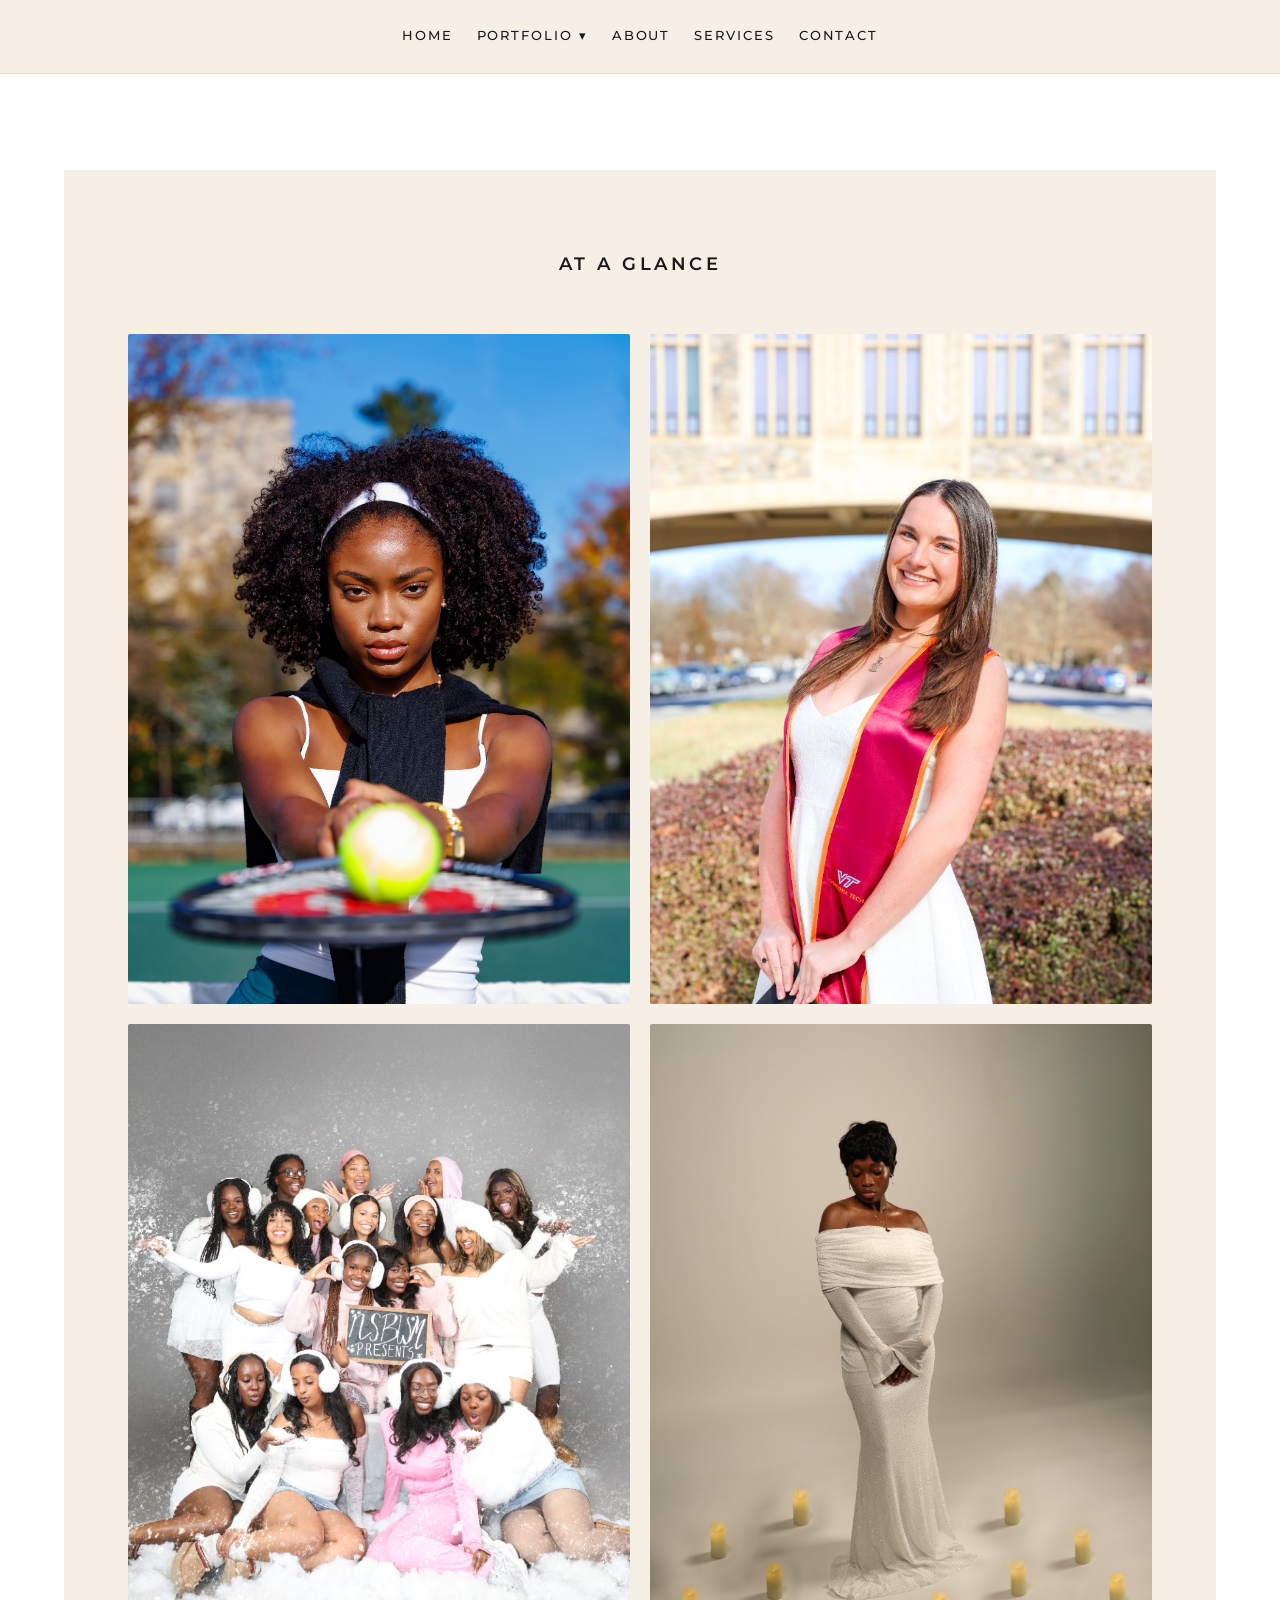
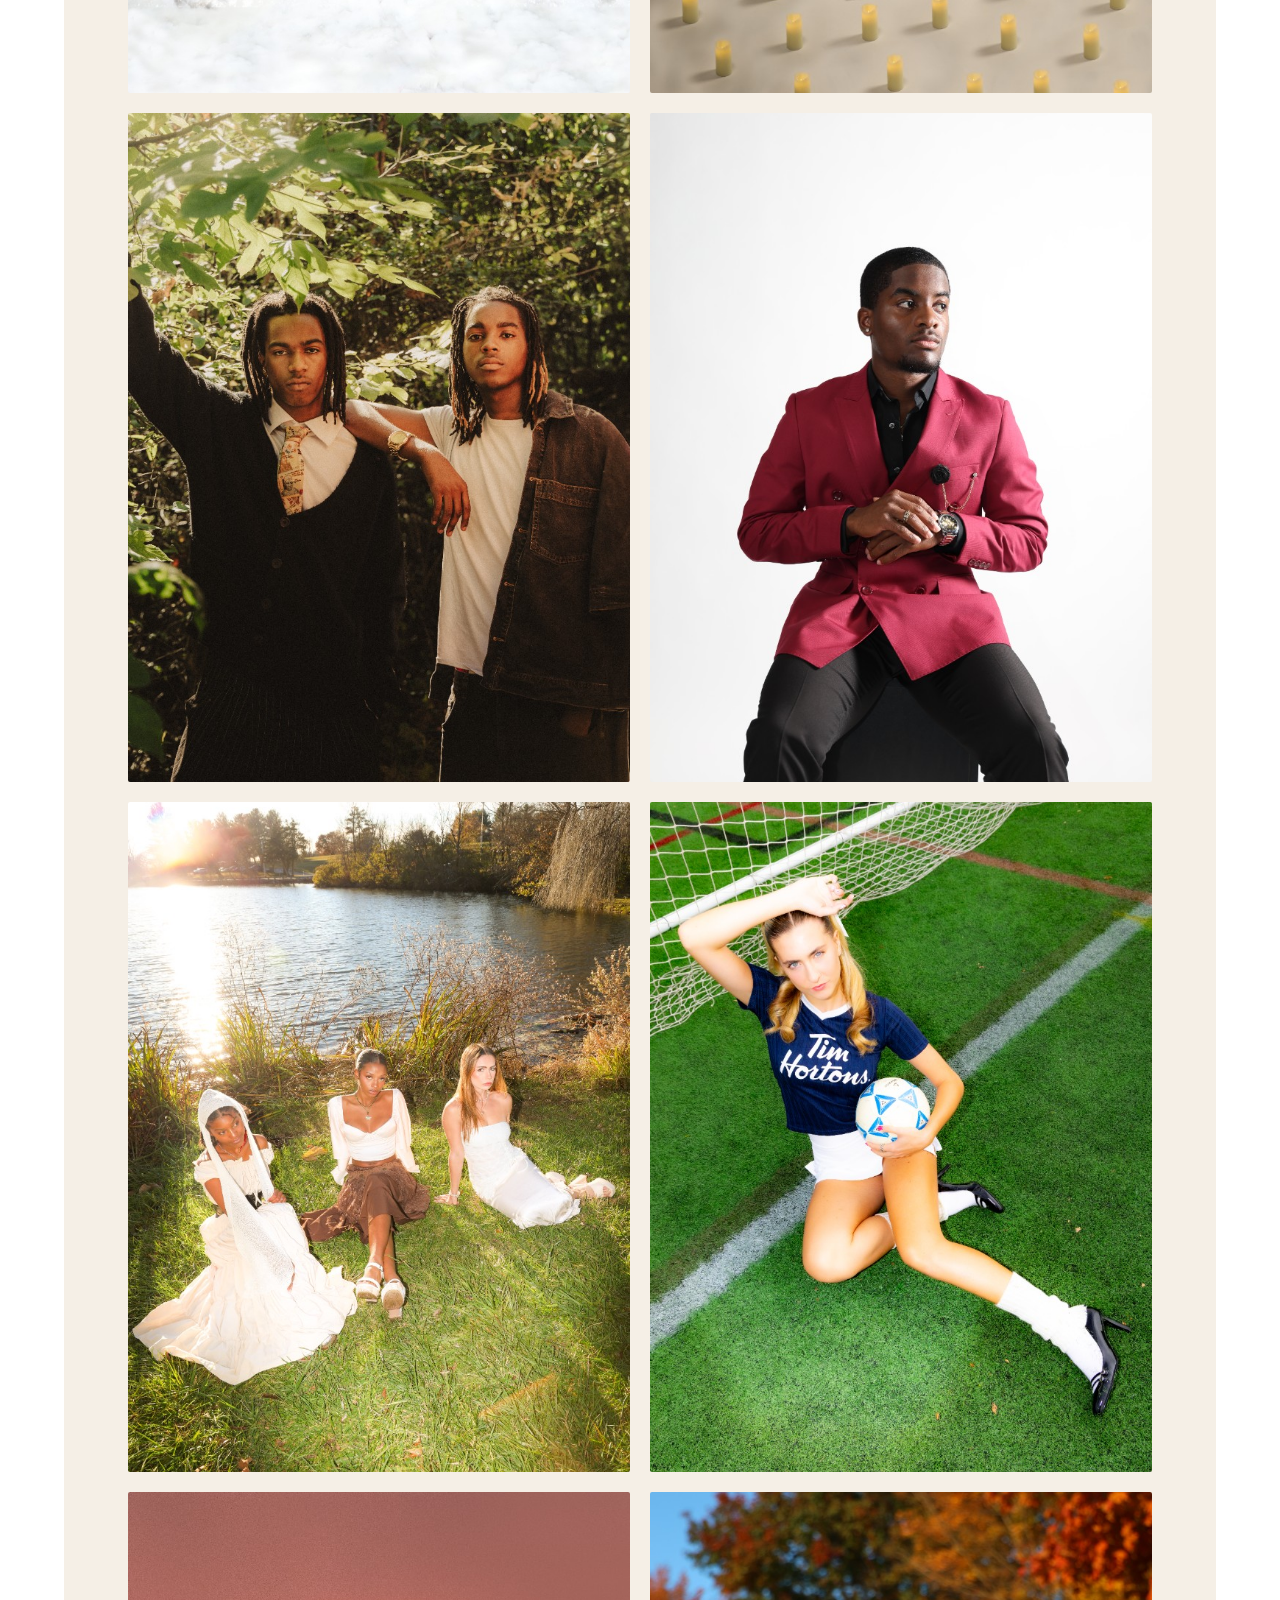
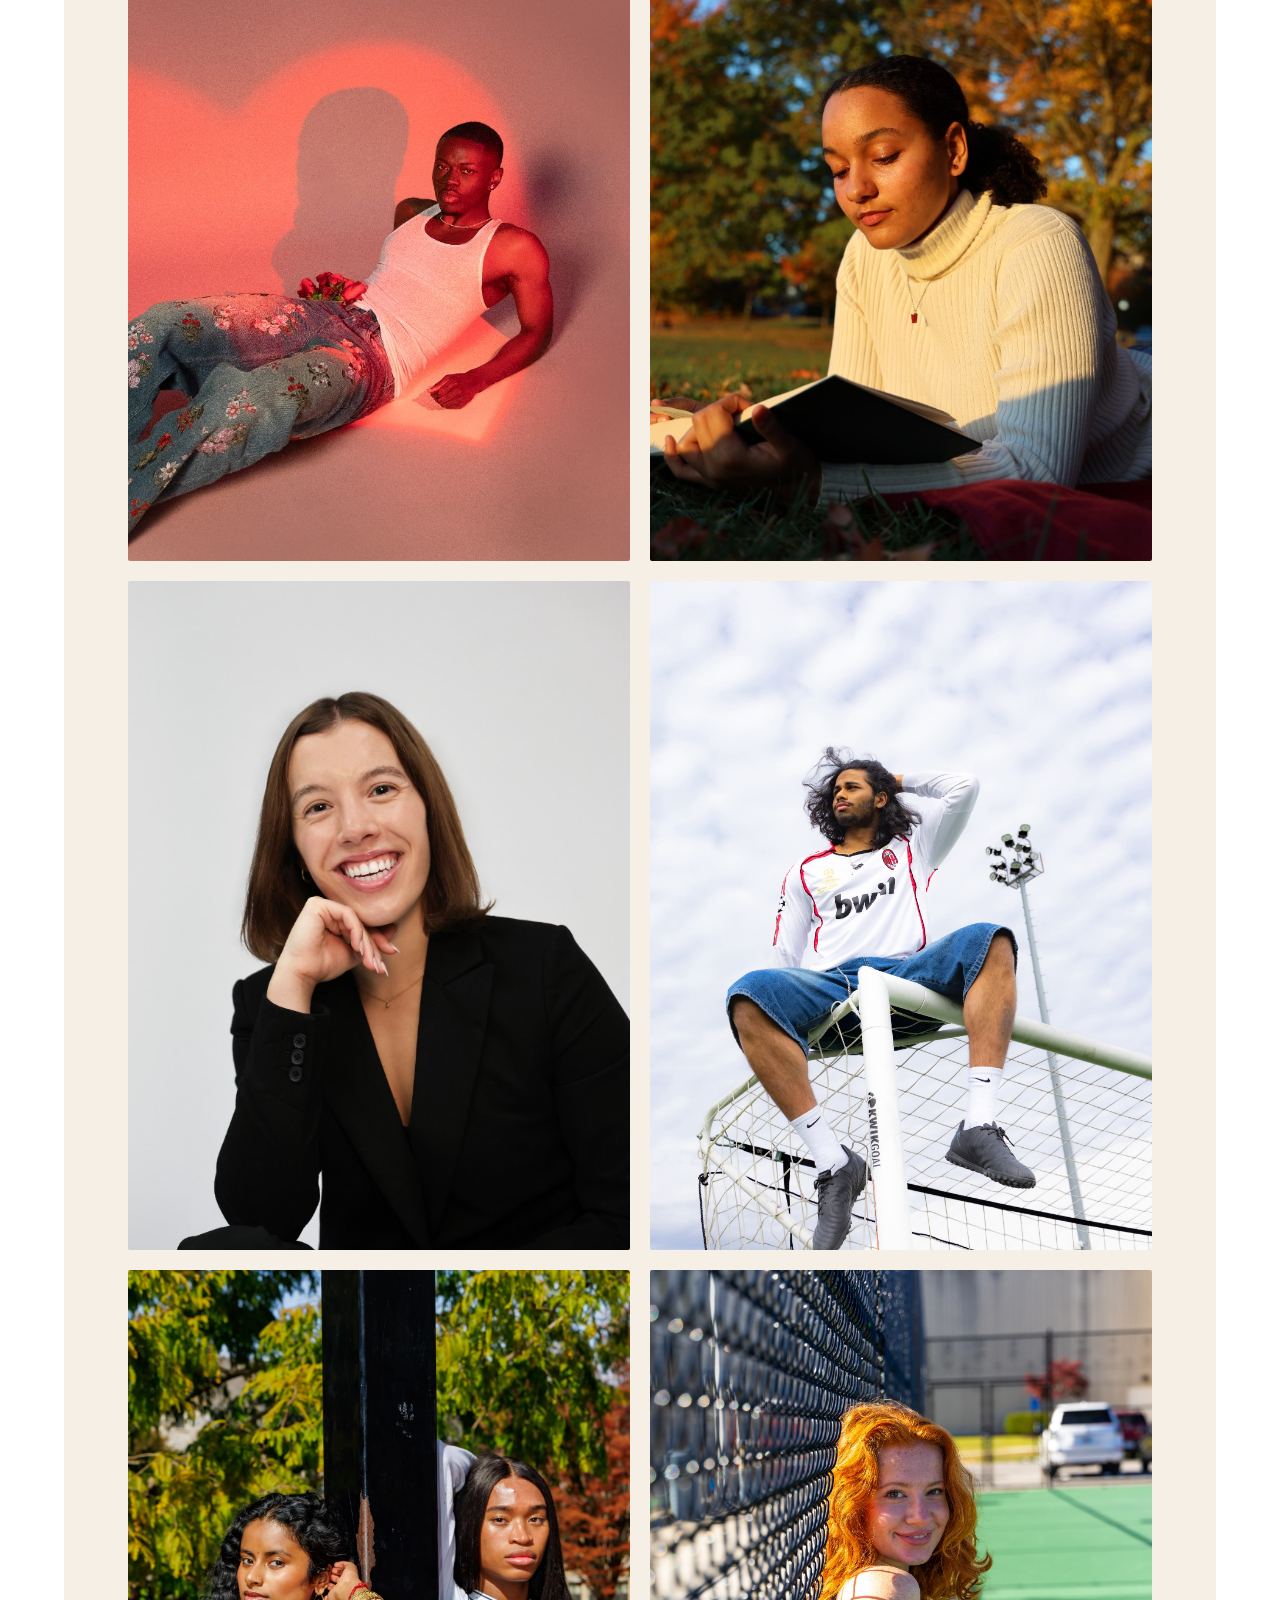
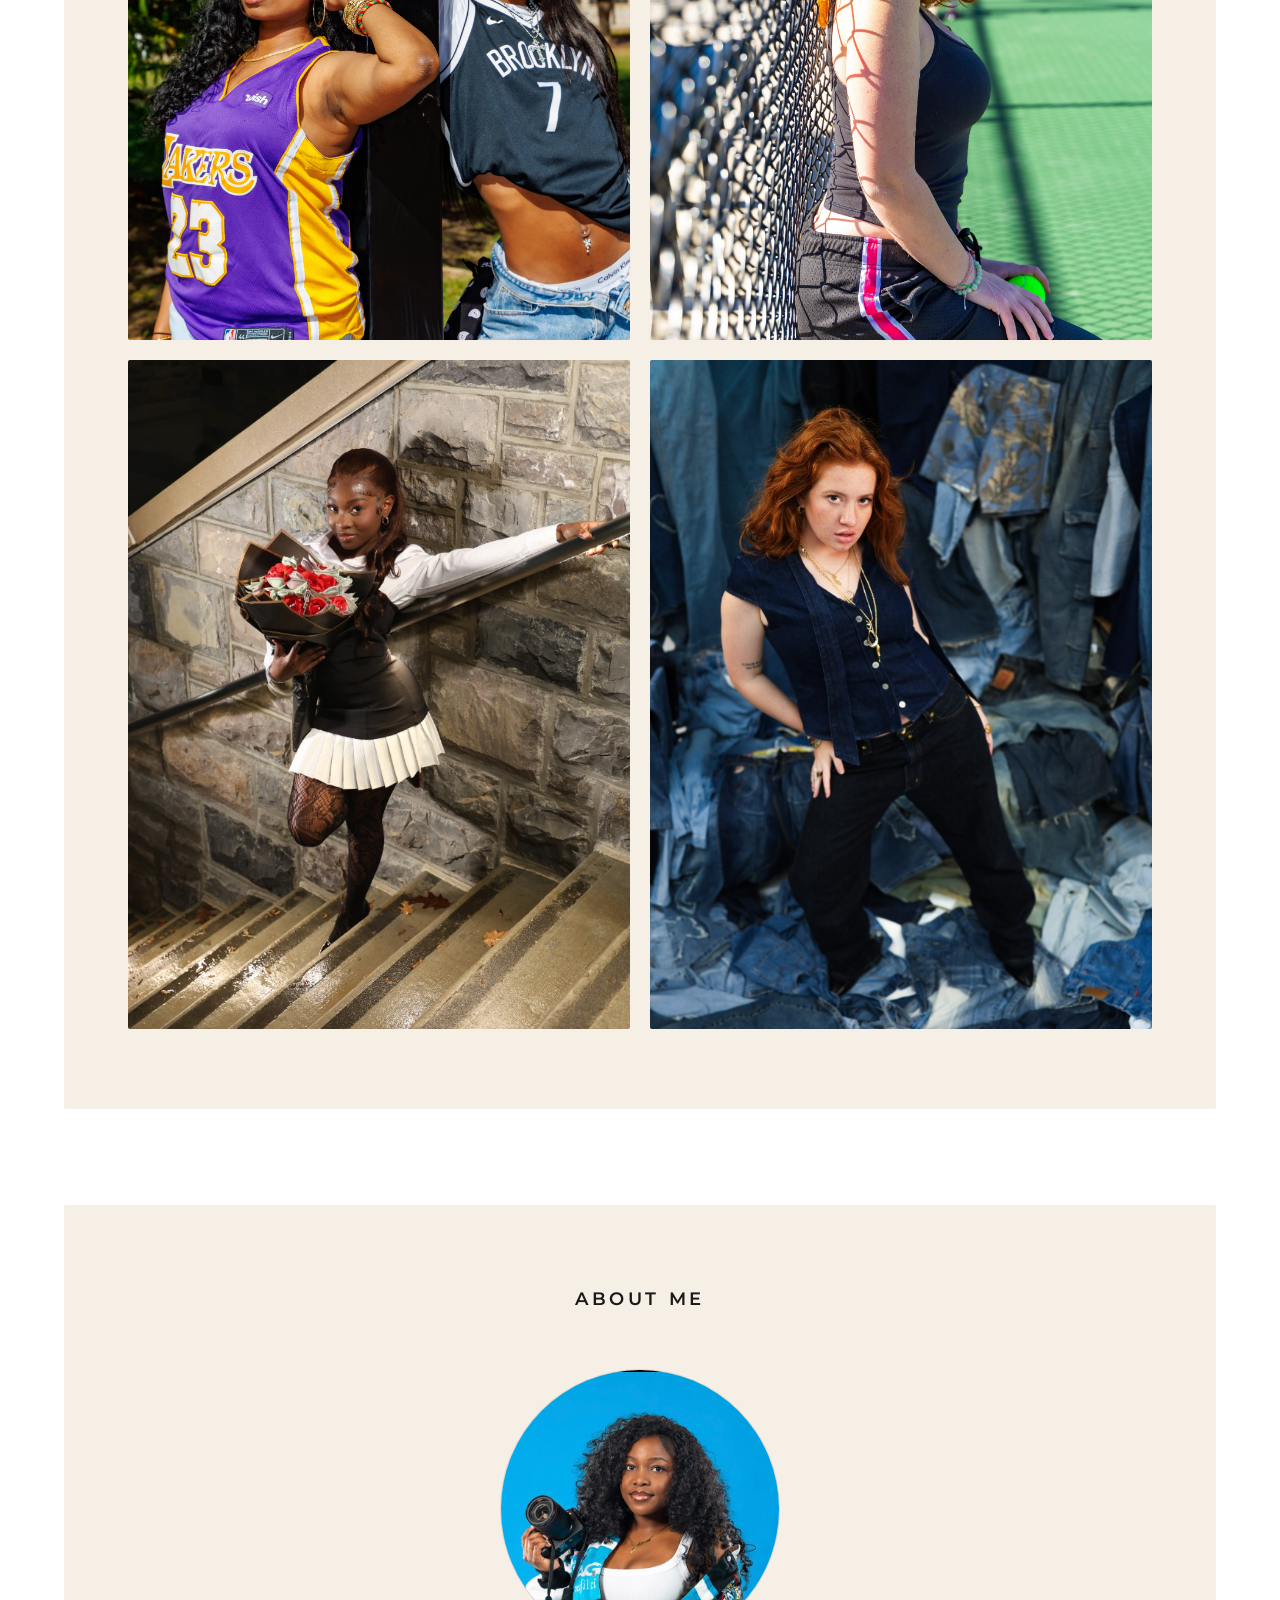
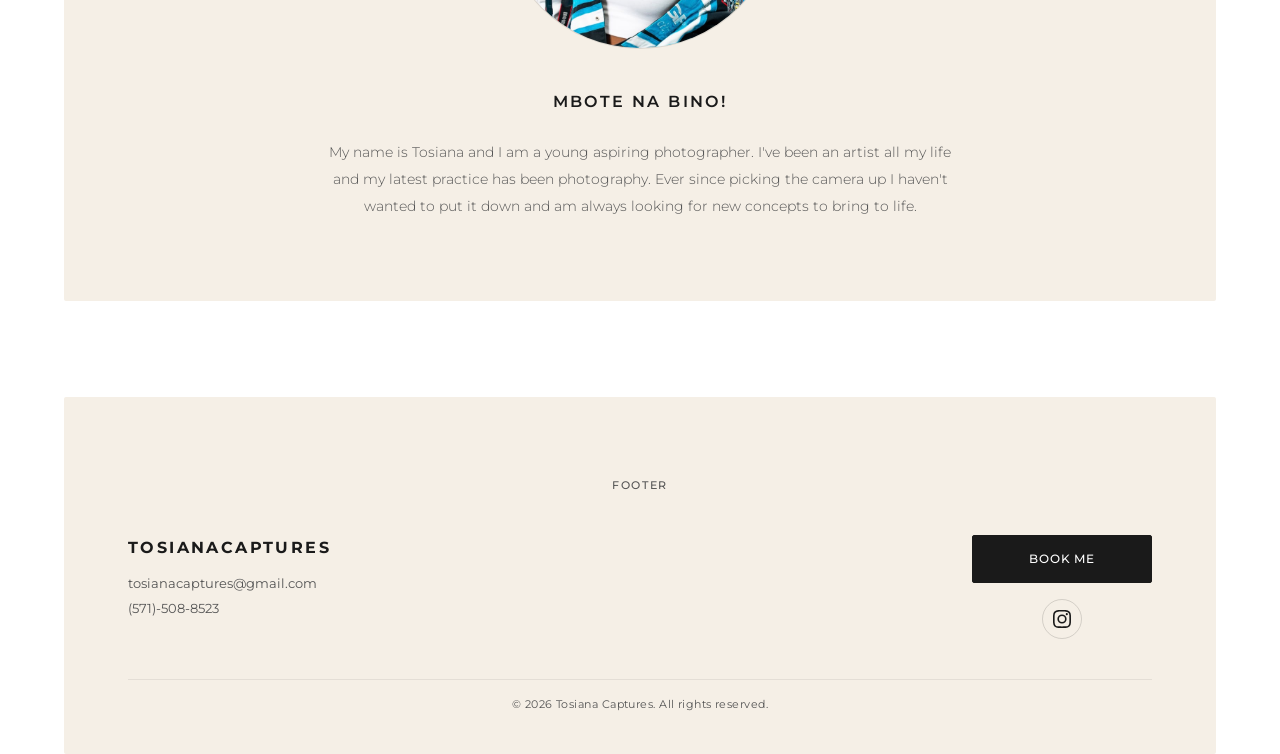
<file: index.html>
<!DOCTYPE html>
<html lang="en">
<head>
  <meta charset="UTF-8">
  <meta name="viewport" content="width=device-width, initial-scale=1.0">
  <title>Tosiana Captures</title>
  <link rel="preconnect" href="https://fonts.googleapis.com">
  <link rel="preconnect" href="https://fonts.gstatic.com" crossorigin>
  <link href="https://fonts.googleapis.com/css2?family=Montserrat:wght@300;400;500;600;700&display=swap" rel="stylesheet">
  <link rel="stylesheet" href="styles.css?v=portfolio-pages-1">
  <script src="navigation.js" defer></script>
</head>
<body>

  <!-- Navigation -->
  <nav class="navbar" id="navbar">
    <div class="navbar__inner">
      <button class="navbar__toggle" aria-label="Toggle menu" onclick="document.querySelector('.navbar__links').classList.toggle('is-open')">
        <span></span>
        <span></span>
        <span></span>
      </button>
      <div class="navbar__links">
        <a href="index.html" class="navbar__link">Home</a>
        <div class="navbar__dropdown">
          <button class="navbar__link navbar__portfolio-toggle" type="button" aria-expanded="false" aria-controls="portfolio-menu">Portfolio <span aria-hidden="true">▾</span></button>
          <div class="navbar__submenu" id="portfolio-menu">
            <a href="grad.html">Grad</a>
            <a href="editorial.html">Editorial</a>
            <a href="events.html">Events</a>
          </div>
        </div>
        <a href="#about" class="navbar__link">About</a>
        <a href="services.html" class="navbar__link">Services</a>
        <a href="#contact" class="navbar__link">Contact</a>
      </div>
    </div>
  </nav>

  <!-- Portfolio -->
  <section class="section" id="portfolio">
    <h2 class="section__title">At a Glance</h2>
    <div class="portfolio__grid">
      <div class="portfolio__item">
        <img src="images/tennis-racket.jpg" alt="Tennis portrait with a racket and ball" loading="lazy">
        <div class="portfolio__overlay">
          <span class="portfolio__overlay-text">View</span>
        </div>
      </div>
      <div class="portfolio__item">
        <img src="images/portfolio-10.png" alt="Graduation portrait with Virginia Tech stole" loading="lazy">
        <div class="portfolio__overlay">
          <span class="portfolio__overlay-text">View</span>
        </div>
      </div>
      <div class="portfolio__item">
        <img src="images/portfolio-11.png" alt="Group portrait in winter white theme" loading="lazy">
        <div class="portfolio__overlay">
          <span class="portfolio__overlay-text">View</span>
        </div>
      </div>
      <div class="portfolio__item">
        <img src="images/portfolio-2.png" alt="Studio portrait in white gown with candles" loading="lazy">
        <div class="portfolio__overlay">
          <span class="portfolio__overlay-text">View</span>
        </div>
      </div>
      <div class="portfolio__item">
        <img src="images/portfolio-3.png" alt="Duo portrait in nature" loading="lazy">
        <div class="portfolio__overlay">
          <span class="portfolio__overlay-text">View</span>
        </div>
      </div>
      <div class="portfolio__item">
        <img src="images/portfolio-7.png" alt="Studio headshot in red blazer" loading="lazy">
        <div class="portfolio__overlay">
          <span class="portfolio__overlay-text">View</span>
        </div>
      </div>
      <div class="portfolio__item">
        <img src="images/portfolio-5.png" alt="Group portrait by the lake at golden hour" loading="lazy">
        <div class="portfolio__overlay">
          <span class="portfolio__overlay-text">View</span>
        </div>
      </div>
      <div class="portfolio__item">
        <img src="images/portfolio-6.png" alt="Sports-themed portrait on soccer field" loading="lazy">
        <div class="portfolio__overlay">
          <span class="portfolio__overlay-text">View</span>
        </div>
      </div>
      <div class="portfolio__item">
        <img src="images/portfolio-8.png" alt="Creative portrait with red lighting" loading="lazy">
        <div class="portfolio__overlay">
          <span class="portfolio__overlay-text">View</span>
        </div>
      </div>
      <div class="portfolio__item">
        <img src="images/portfolio-9.png" alt="Lifestyle portrait reading in autumn park" loading="lazy">
        <div class="portfolio__overlay">
          <span class="portfolio__overlay-text">View</span>
        </div>
      </div>
      <div class="portfolio__item">
        <img src="images/portfolio-12.png" alt="Professional headshot in black blazer" loading="lazy">
        <div class="portfolio__overlay">
          <span class="portfolio__overlay-text">View</span>
        </div>
      </div>
      <div class="portfolio__item">
        <img src="images/milan-jersey.jpg" alt="Portrait in an AC Milan jersey seated on a goal" loading="lazy">
        <div class="portfolio__overlay">
          <span class="portfolio__overlay-text">View</span>
        </div>
      </div>
      <div class="portfolio__item">
        <img src="images/laker-nets-jersey.jpg" alt="Outdoor portrait in Lakers and Nets basketball jerseys" loading="lazy">
        <div class="portfolio__overlay">
          <span class="portfolio__overlay-text">View</span>
        </div>
      </div>
      <div class="portfolio__item">
        <img src="images/tennis-court-side-profile.jpg" alt="Side-profile portrait beside a tennis court fence" loading="lazy">
        <div class="portfolio__overlay">
          <span class="portfolio__overlay-text">View</span>
        </div>
      </div>
      <div class="portfolio__item">
        <img src="images/portfolio-1.png" alt="Portrait on stone staircase with roses" loading="lazy">
        <div class="portfolio__overlay">
          <span class="portfolio__overlay-text">View</span>
        </div>
      </div>
      <div class="portfolio__item">
        <img src="images/portfolio-4.png" alt="Creative denim editorial portrait" loading="lazy">
        <div class="portfolio__overlay">
          <span class="portfolio__overlay-text">View</span>
        </div>
      </div>
    </div>
  </section>

  <!-- About Me -->
  <section class="section" id="about">
    <h2 class="section__title">About Me</h2>
    <div class="about__content">
      <div class="about__text">
        <h3>Mbote na bino!</h3>
        <p>
          My name is Tosiana and I am a young aspiring photographer. I've been an artist all my life and my latest practice has been photography. Ever since picking the camera up I haven't wanted to put it down and am always looking for new concepts to bring to life.
        </p>
      </div>
      <div class="about__photo">
        <div class="about__photo-frame">
          <img src="images/tos-about-me-3.jpeg" alt="Tosiana holding her camera against a blue background" width="1206" height="794" loading="lazy">
        </div>
      </div>
    </div>
  </section>

  <!-- Footer -->
  <footer class="footer" id="contact">
    <p class="footer__label">Footer</p>
    <div class="footer__inner">
      <div class="footer__brand">
        <h2>TosianaCaptures</h2>
        <p><a href="mailto:tosianacaptures@gmail.com">tosianacaptures@gmail.com</a></p>
        <p><a href="tel:+15715088523">(571)-508-8523</a></p>
      </div>
      <div class="footer__actions">
        <a class="button booking__button" href="https://cal.com/tosiana-mpanu-mpanu-9acbar">Book Me</a>
        <div class="footer__social">
          <a href="https://www.instagram.com/tosianacaptures/" target="_blank" rel="noopener noreferrer" aria-label="Instagram">
            <svg viewBox="0 0 24 24" xmlns="http://www.w3.org/2000/svg">
              <path d="M12 2.163c3.204 0 3.584.012 4.85.07 3.252.148 4.771 1.691 4.919 4.919.058 1.265.069 1.645.069 4.849 0 3.205-.012 3.584-.069 4.849-.149 3.225-1.664 4.771-4.919 4.919-1.266.058-1.644.07-4.85.07-3.204 0-3.584-.012-4.849-.07-3.26-.149-4.771-1.699-4.919-4.92-.058-1.265-.07-1.644-.07-4.849 0-3.204.013-3.583.07-4.849.149-3.227 1.664-4.771 4.919-4.919 1.266-.057 1.645-.069 4.849-.069zM12 0C8.741 0 8.333.014 7.053.072 2.695.272.273 2.69.073 7.052.014 8.333 0 8.741 0 12c0 3.259.014 3.668.072 4.948.2 4.358 2.618 6.78 6.98 6.98C8.333 23.986 8.741 24 12 24c3.259 0 3.668-.014 4.948-.072 4.354-.2 6.782-2.618 6.979-6.98.059-1.28.073-1.689.073-4.948 0-3.259-.014-3.667-.072-4.947-.196-4.354-2.617-6.78-6.979-6.98C15.668.014 15.259 0 12 0zm0 5.838a6.162 6.162 0 100 12.324 6.162 6.162 0 000-12.324zM12 16a4 4 0 110-8 4 4 0 010 8zm6.406-11.845a1.44 1.44 0 100 2.881 1.44 1.44 0 000-2.881z"/>
            </svg>
          </a>
        </div>
      </div>
    </div>
    <div class="footer__bottom">
      <p>&copy; 2026 Tosiana Captures. All rights reserved.</p>
    </div>
  </footer>

</body>
</html>
</file>
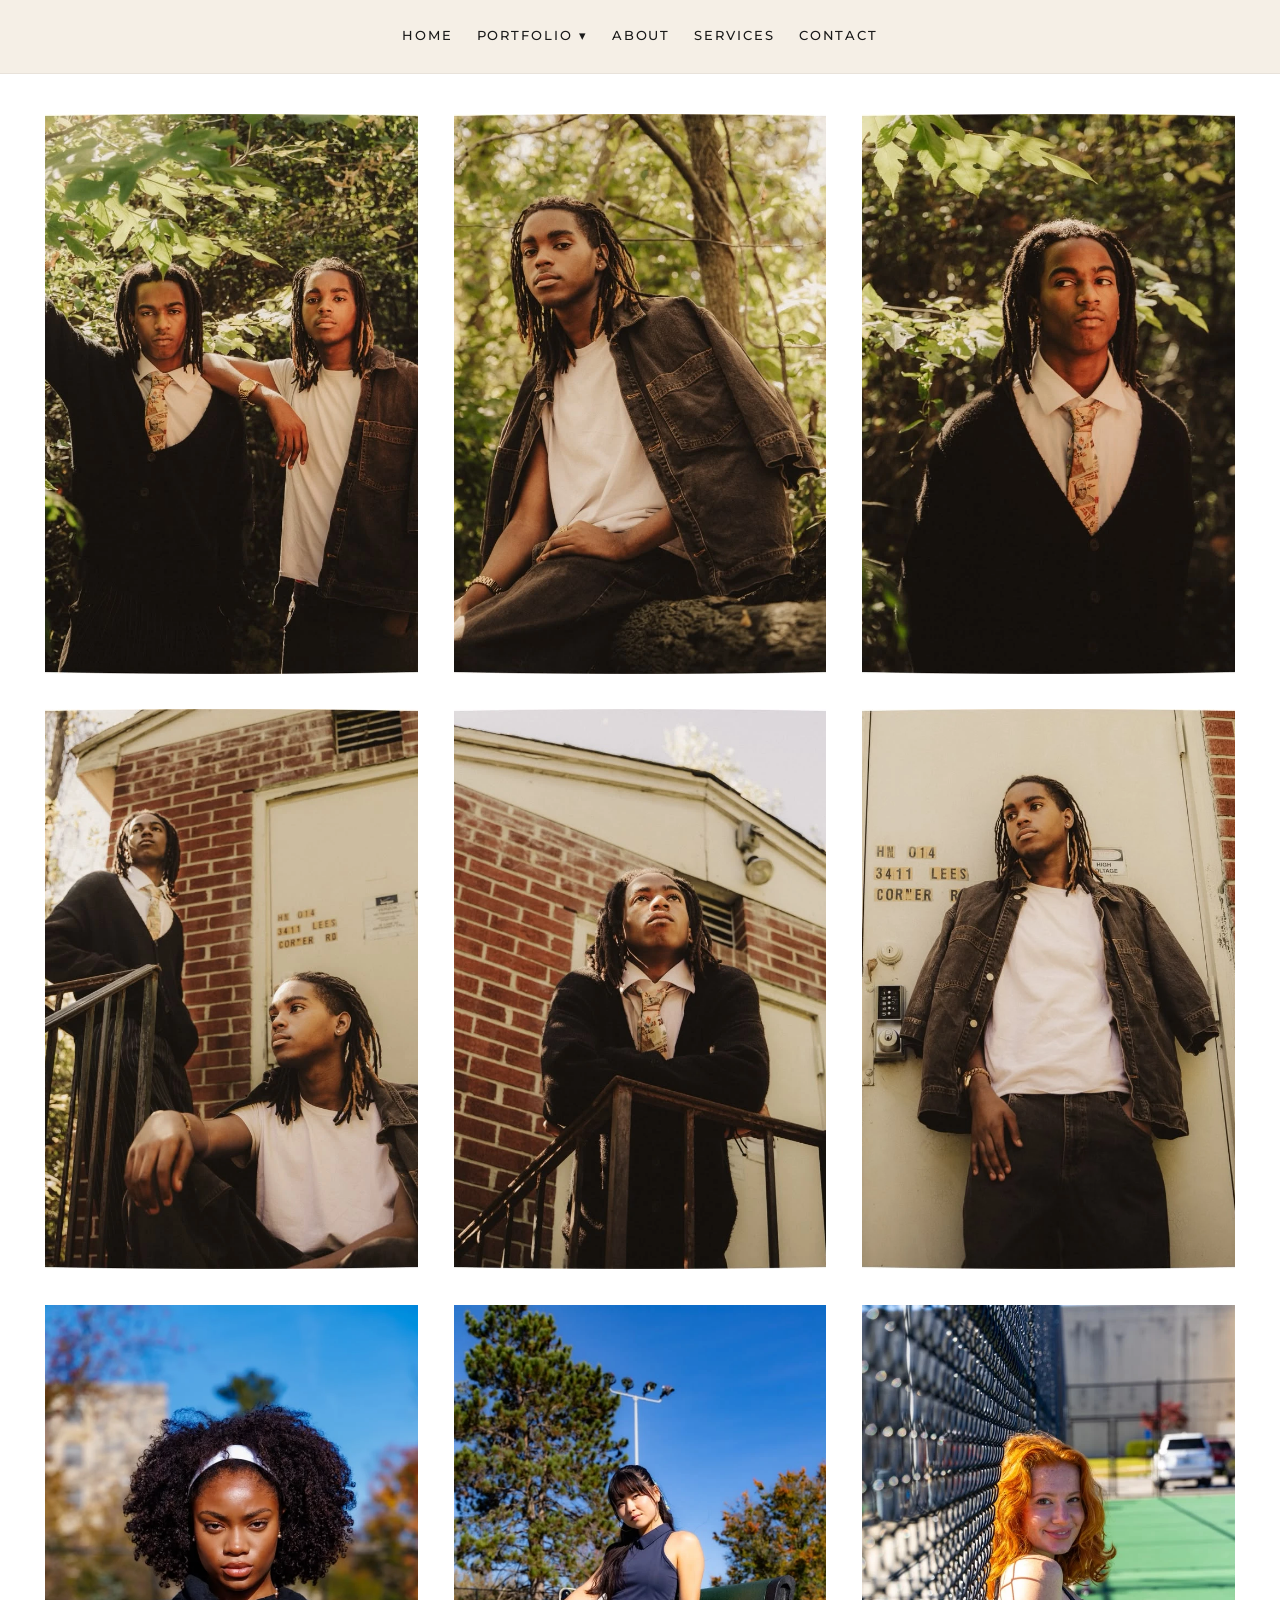
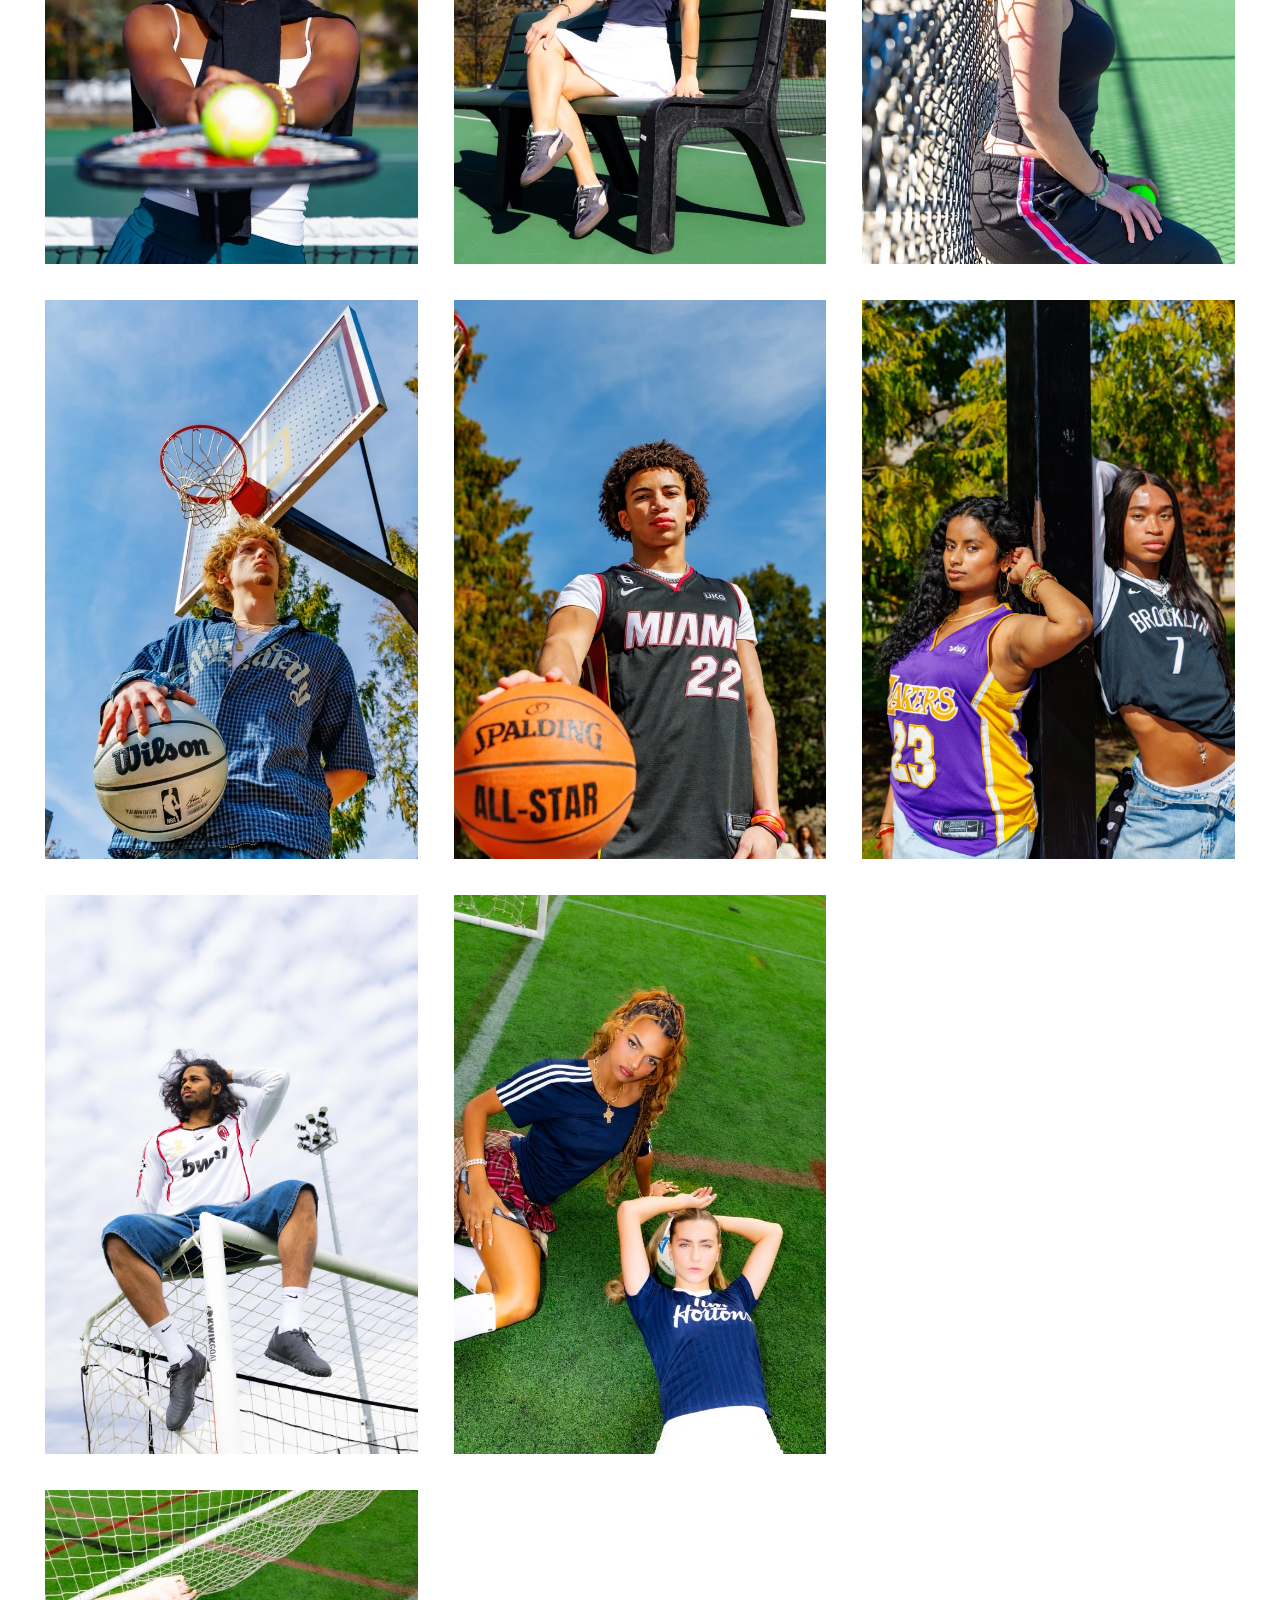
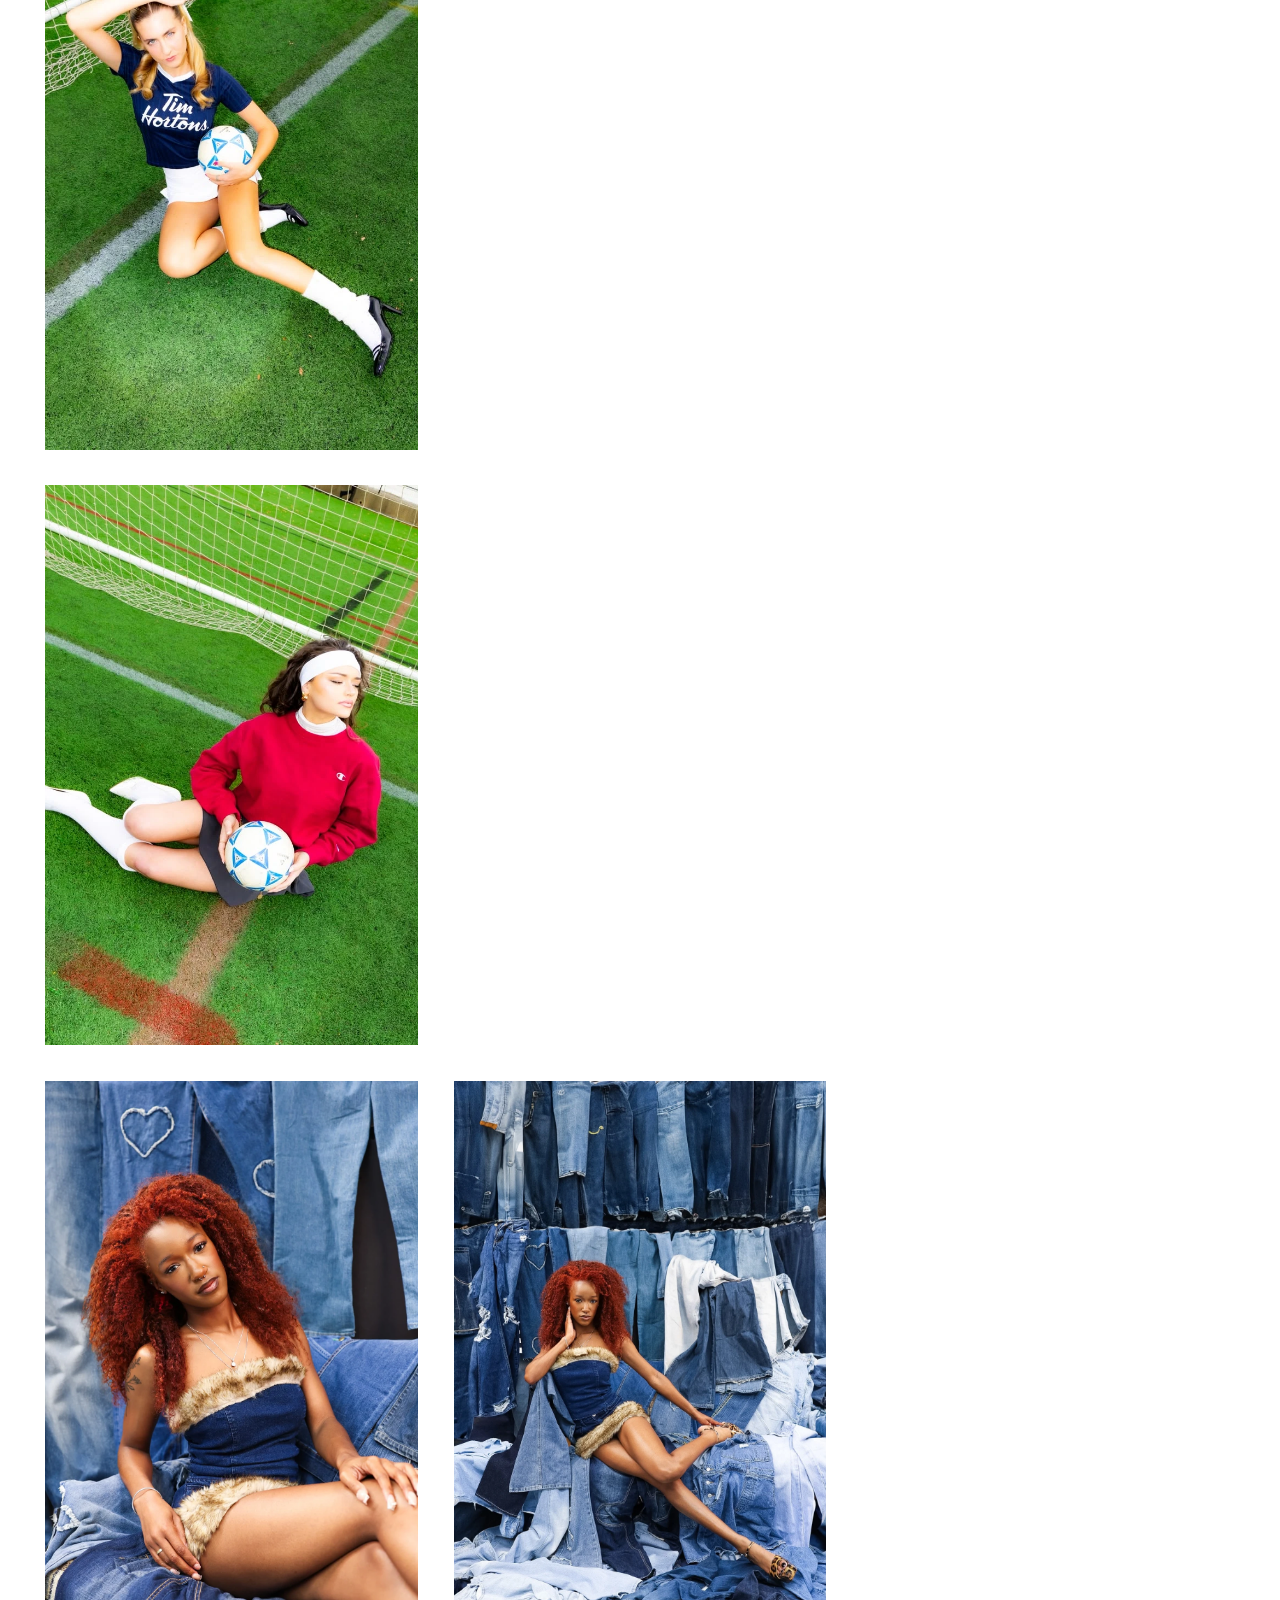
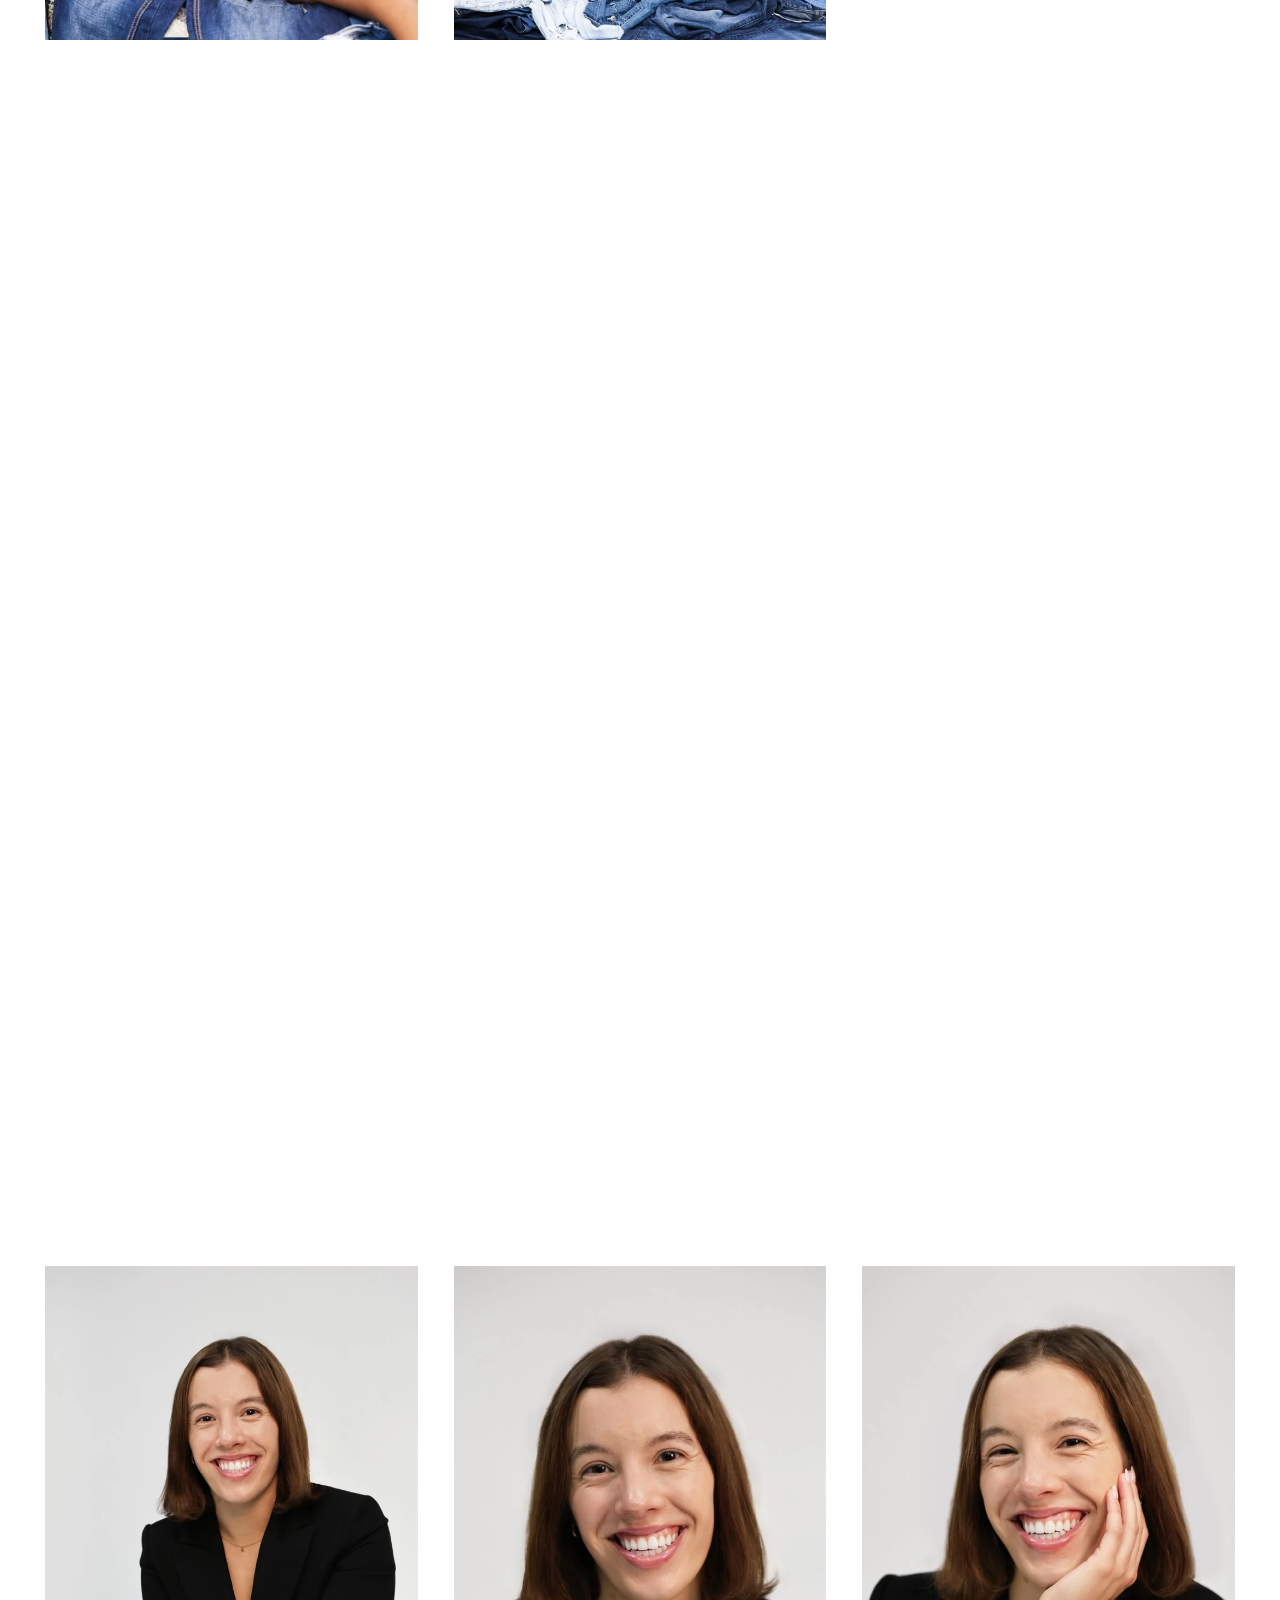
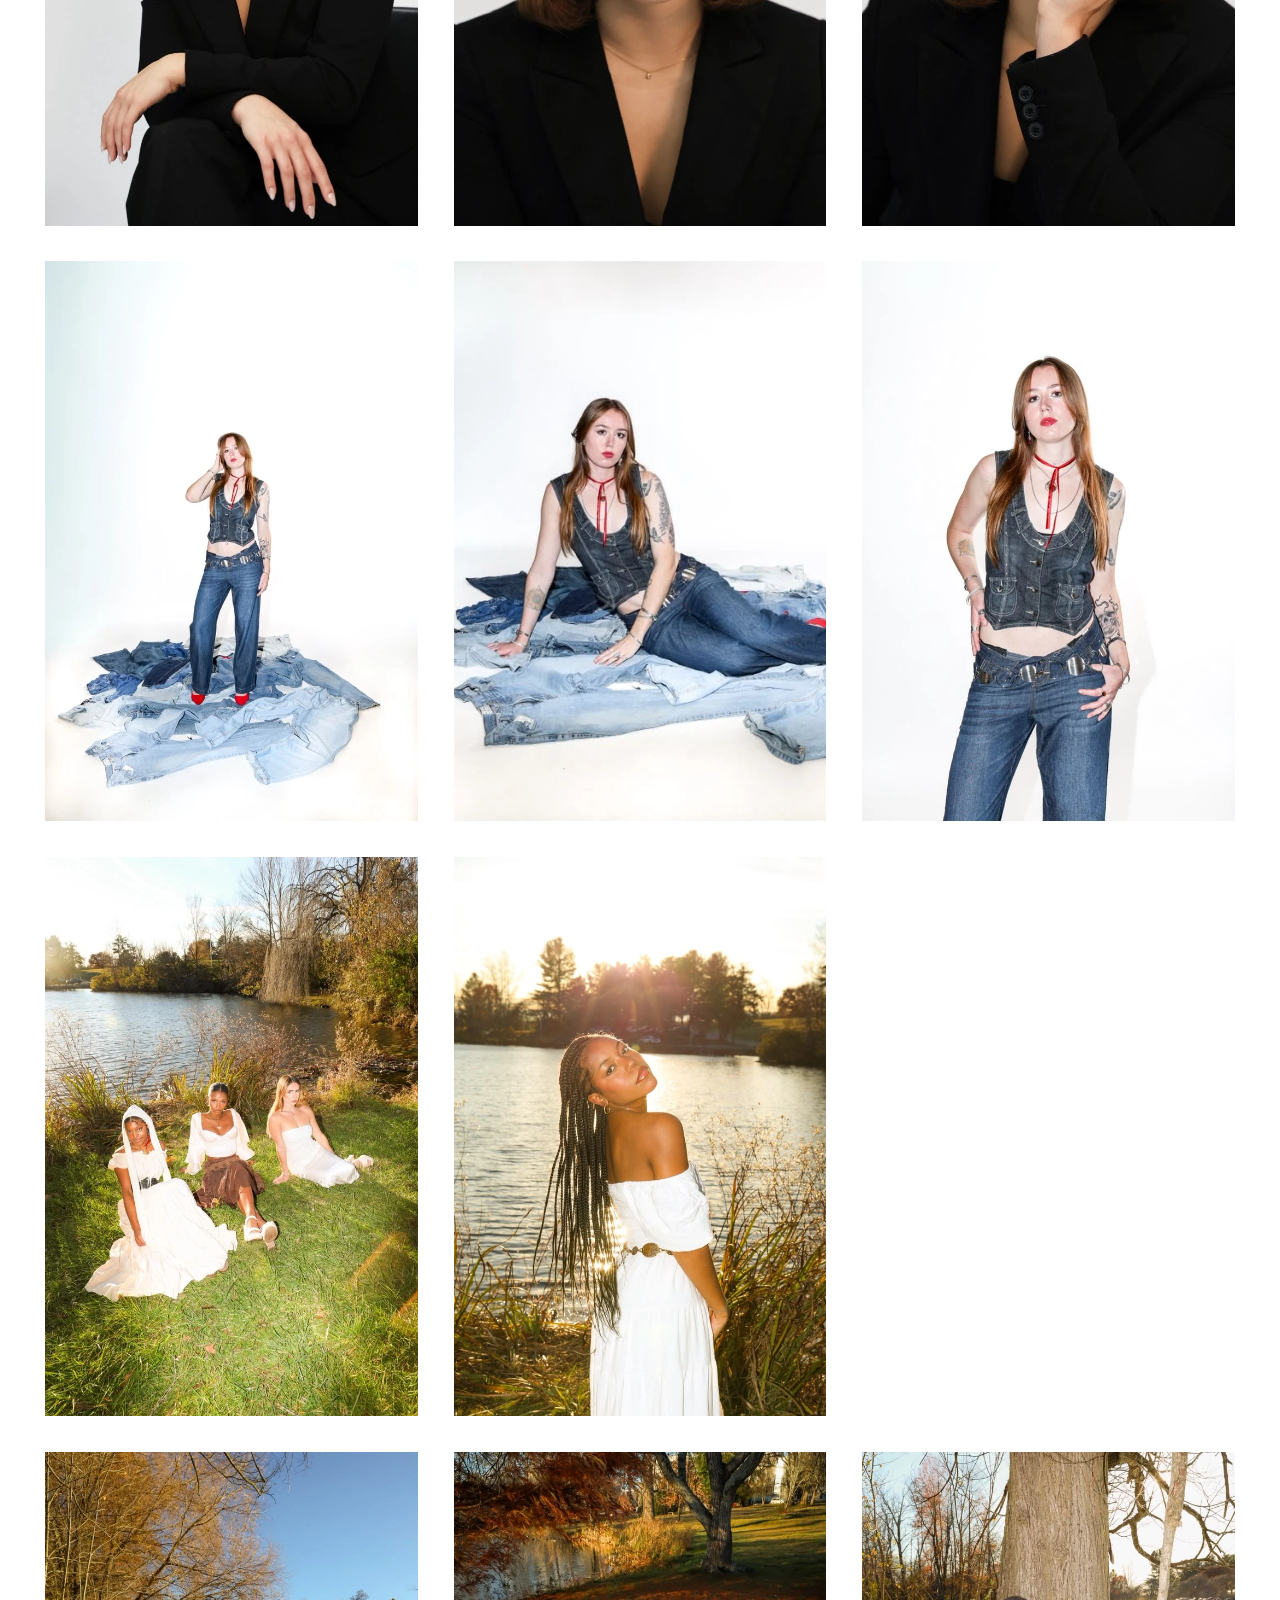
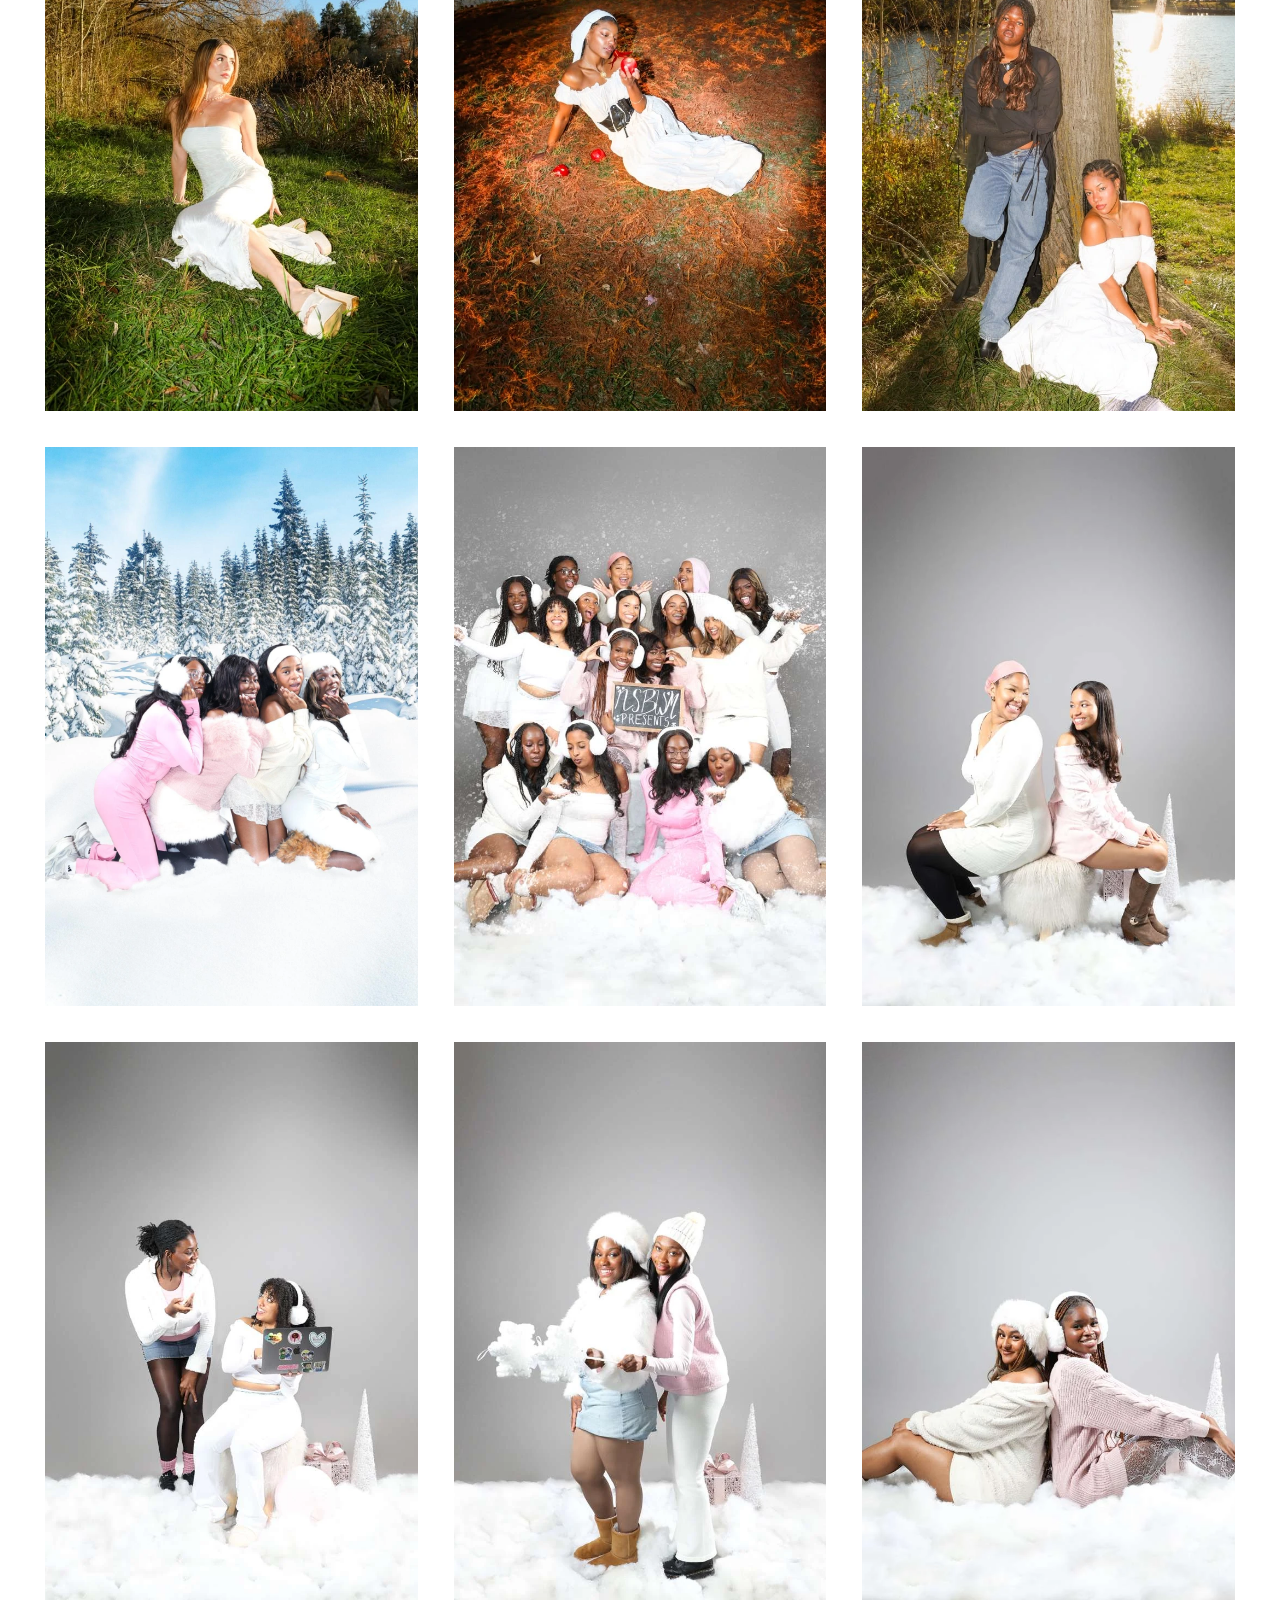
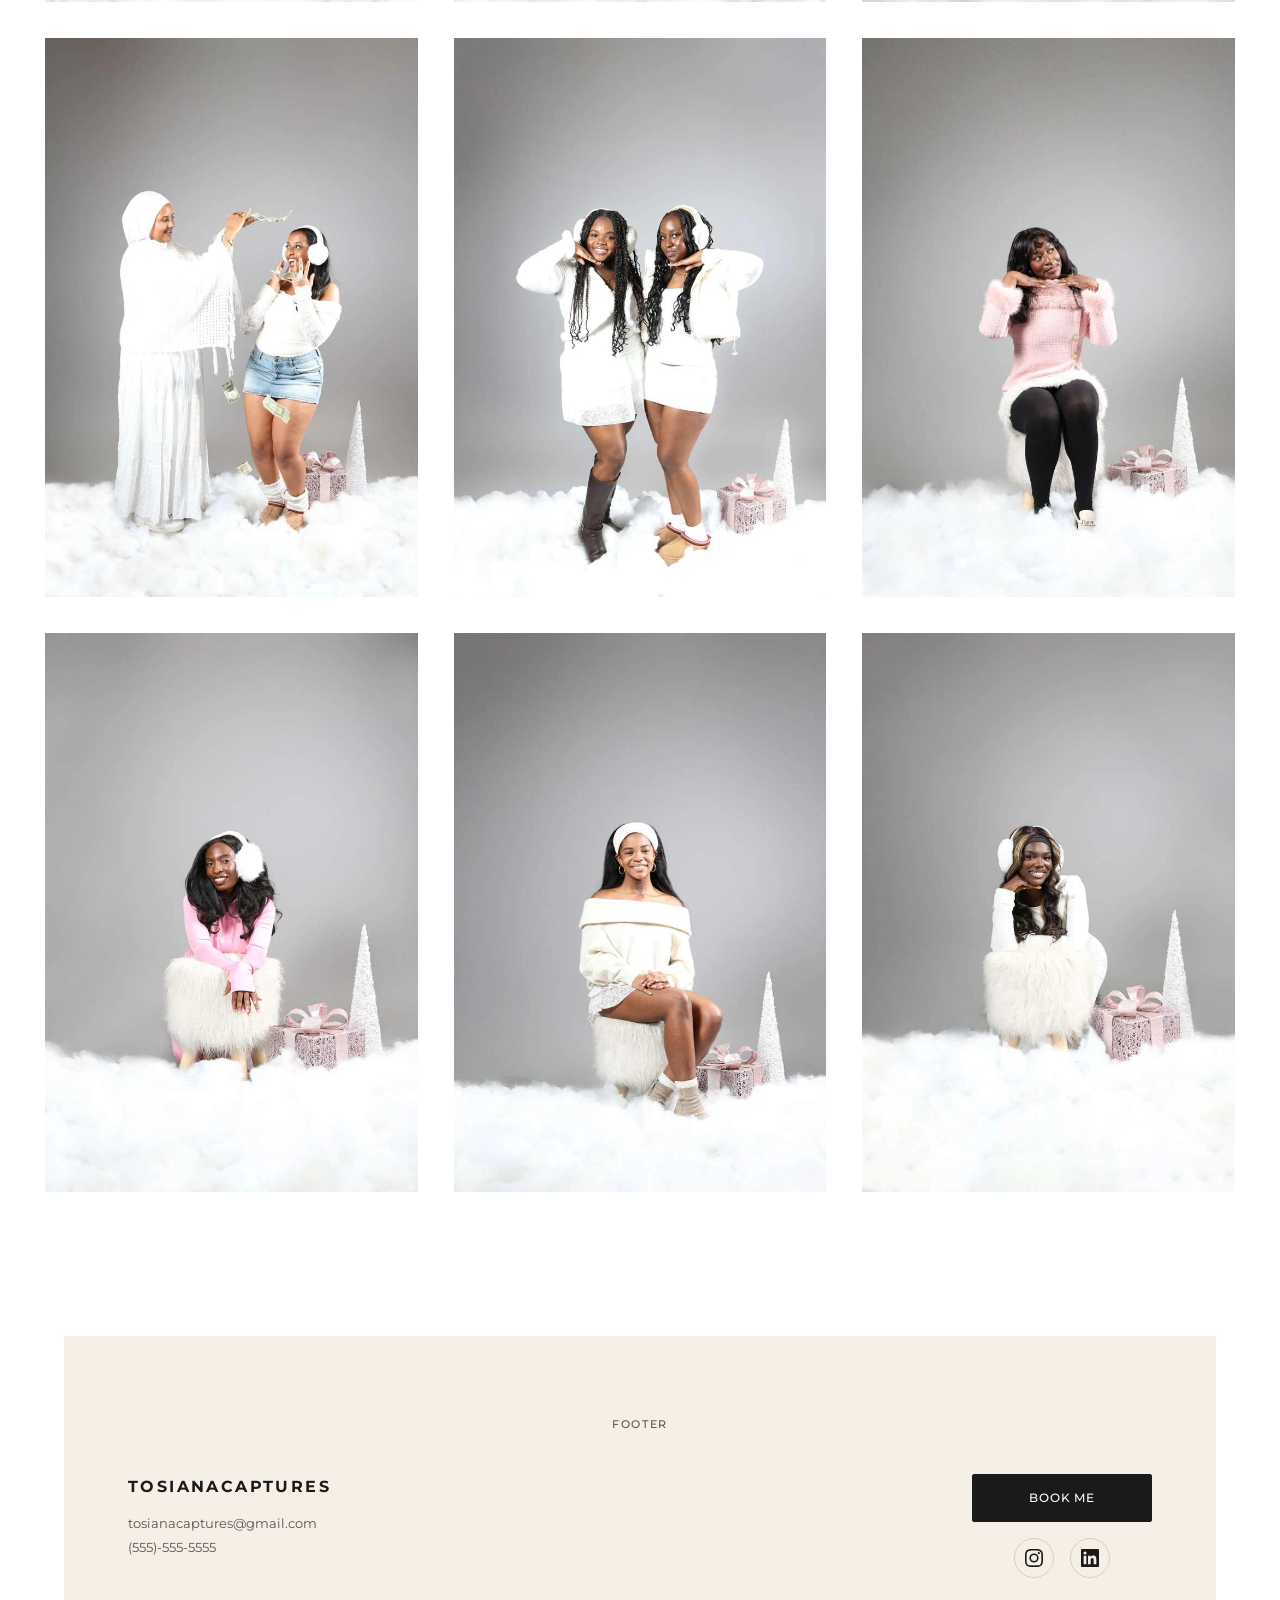
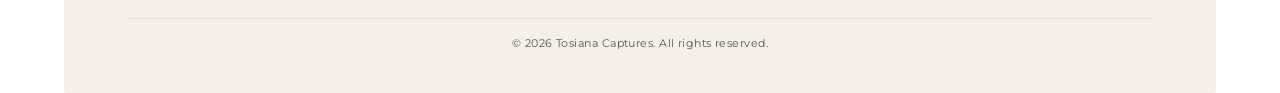
<file: editorial.html>
<!DOCTYPE html>
<html lang="en">
<head>
  <meta charset="UTF-8">
  <meta name="viewport" content="width=device-width, initial-scale=1.0">
  <title>Editorial Portfolio — Tosiana Captures</title>
  <link rel="preconnect" href="https://fonts.googleapis.com">
  <link rel="preconnect" href="https://fonts.gstatic.com" crossorigin>
  <link href="https://fonts.googleapis.com/css2?family=Montserrat:wght@300;400;500;600;700&display=swap" rel="stylesheet">
  <link rel="stylesheet" href="styles.css?v=grad-mobile-three-columns-4">
  <script src="navigation.js" defer></script>
  <script src="grad-gallery.js?v=3" defer></script>
</head>
<body>

  <!-- Navigation -->
  <nav class="navbar" id="navbar">
    <div class="navbar__inner">
      <button class="navbar__toggle" aria-label="Toggle menu" onclick="document.querySelector('.navbar__links').classList.toggle('is-open')">
        <span></span>
        <span></span>
        <span></span>
      </button>
      <div class="navbar__links">
        <a href="index.html" class="navbar__link">Home</a>
        <div class="navbar__dropdown">
          <button class="navbar__link navbar__portfolio-toggle" type="button" aria-expanded="false" aria-controls="portfolio-menu">Portfolio <span aria-hidden="true">▾</span></button>
          <div class="navbar__submenu" id="portfolio-menu">
            <a href="grad.html">Grad</a>
            <a href="editorial.html" aria-current="page">Editorial</a>
            <a href="events.html">Events</a>
          </div>
        </div>
        <a href="index.html#about" class="navbar__link">About</a>
        <a href="services.html" class="navbar__link">Services</a>
        <a href="index.html#contact" class="navbar__link">Contact</a>
      </div>
    </div>
  </nav>

  <main>
  <!-- Editorial -->
  <section class="section grad-portfolio" id="editorial">
    <div class="grad-gallery" aria-label="Editorial photography gallery">
      <figure class="grad-gallery__item">
        <img src="images/editorial/duo-portrait-under-green-tree-canopy.webp" alt="Duo portrait under green tree canopy" width="820" height="1024" loading="eager" decoding="async" fetchpriority="high">
      </figure>
      <figure class="grad-gallery__item">
        <img src="images/editorial/denim-jacket-seated-woodland-portrait.webp" alt="Denim jacket seated woodland portrait" width="820" height="1024" loading="eager" decoding="async">
      </figure>
      <figure class="grad-gallery__item">
        <img src="images/editorial/black-cardigan-floral-tie-woodland-portrait.webp" alt="Black cardigan floral tie woodland portrait" width="820" height="1024" loading="eager" decoding="async">
      </figure>
      <figure class="grad-gallery__item">
        <img src="images/editorial/duo-portrait-brick-building-stairway.webp" alt="Duo portrait brick building stairway" width="820" height="1024" loading="eager" decoding="async">
      </figure>
      <figure class="grad-gallery__item">
        <img src="images/editorial/black-cardigan-floral-tie-stairway-portrait.webp" alt="Black cardigan floral tie stairway portrait" width="820" height="1024" loading="lazy" decoding="async">
      </figure>
      <figure class="grad-gallery__item">
        <img src="images/editorial/denim-jacket-portrait-by-metal-door.webp" alt="Denim jacket portrait by metal door" width="820" height="1024" loading="lazy" decoding="async">
      </figure>
      <figure class="grad-gallery__item">
        <img src="images/editorial/black-tennis-outfit-racket-and-ball-portrait.webp" alt="Black tennis outfit racket and ball portrait" width="682" height="1024" loading="lazy" decoding="async">
      </figure>
      <figure class="grad-gallery__item">
        <img src="images/editorial/navy-top-white-skirt-tennis-court-bench.webp" alt="Navy top white skirt tennis court bench" width="682" height="1024" loading="lazy" decoding="async">
      </figure>
      <figure class="grad-gallery__item">
        <img src="images/editorial/red-haired-model-seated-by-court-fence.webp" alt="Red haired model seated by court fence" width="682" height="1024" loading="lazy" decoding="async">
      </figure>
      <figure class="grad-gallery__item">
        <img src="images/editorial/blue-jersey-basketball-low-angle-hoop-portrait.webp" alt="Blue jersey basketball low angle hoop portrait" width="682" height="1024" loading="lazy" decoding="async">
      </figure>
      <figure class="grad-gallery__item">
        <img src="images/editorial/miami-22-jersey-basketball-portrait.webp" alt="Miami 22 jersey basketball portrait" width="682" height="1024" loading="lazy" decoding="async">
      </figure>
      <figure class="grad-gallery__item">
        <img src="images/editorial/laker-nets-jersey.webp" alt="Laker nets jersey" width="1067" height="1600" loading="lazy" decoding="async">
      </figure>
      <figure class="grad-gallery__item">
        <img src="images/editorial/milan-jersey.webp" alt="Milan jersey" width="1067" height="1600" loading="lazy" decoding="async">
      </figure>
      <figure class="grad-gallery__item">
        <img src="images/editorial/navy-soccer-jerseys-duo-overhead-turf-portrait.webp" alt="Navy soccer jerseys duo overhead turf portrait" width="682" height="1024" loading="lazy" decoding="async">
      </figure>
      <figure class="grad-gallery__item">
        <img src="images/editorial/soccer-goal-portrait-framed-through-legs.webp" alt="Soccer goal portrait framed through legs" width="682" height="1024" loading="lazy" decoding="async">
      </figure>
      <figure class="grad-gallery__item">
        <img src="images/editorial/navy-soccer-jersey-kneeling-by-goal.webp" alt="Navy soccer jersey kneeling by goal" width="682" height="1024" loading="lazy" decoding="async">
      </figure>
      <figure class="grad-gallery__item">
        <img src="images/editorial/navy-and-black-soccer-jerseys-reclining-by-net.webp" alt="Navy and black soccer jerseys reclining by net" width="682" height="1024" loading="lazy" decoding="async">
      </figure>
      <figure class="grad-gallery__item">
        <img src="images/editorial/black-soccer-jersey-kneeling-with-ball.webp" alt="Black soccer jersey kneeling with ball" width="682" height="1024" loading="lazy" decoding="async">
      </figure>
      <figure class="grad-gallery__item">
        <img src="images/editorial/red-sweater-seated-with-soccer-ball.webp" alt="Red sweater seated with soccer ball" width="682" height="1024" loading="lazy" decoding="async">
      </figure>
      <figure class="grad-gallery__item">
        <img src="images/editorial/white-and-red-jersey-seated-turf-portrait.webp" alt="White and red jersey seated turf portrait" width="780" height="1024" loading="lazy" decoding="async">
      </figure>
      <figure class="grad-gallery__item">
        <img src="images/editorial/three-models-soccer-goal-group-portrait.webp" alt="Three models soccer goal group portrait" width="682" height="1024" loading="lazy" decoding="async">
      </figure>
      <figure class="grad-gallery__item">
        <img src="images/editorial/red-haired-model-head-tilt-denim-portrait.webp" alt="Red haired model head tilt denim portrait" width="1067" height="1600" loading="lazy" decoding="async">
      </figure>
      <figure class="grad-gallery__item">
        <img src="images/editorial/red-haired-model-full-body-denim-backdrop.webp" alt="Red haired model full body denim backdrop" width="1066" height="1600" loading="lazy" decoding="async">
      </figure>
      <figure class="grad-gallery__item">
        <img src="images/editorial/red-haired-model-seated-denim-backdrop.webp" alt="Red haired model seated denim backdrop" width="1066" height="1600" loading="lazy" decoding="async">
      </figure>
      <figure class="grad-gallery__item">
        <img src="images/editorial/white-shirt-blue-jeans-seated-side-profile.webp" alt="White shirt blue jeans seated side profile" width="732" height="1024" loading="lazy" decoding="async">
      </figure>
      <figure class="grad-gallery__item">
        <img src="images/editorial/white-shirt-front-facing-gray-studio-portrait.webp" alt="White shirt front facing gray studio portrait" width="732" height="1024" loading="lazy" decoding="async">
      </figure>
      <figure class="grad-gallery__item">
        <img src="images/editorial/white-shirt-blue-jeans-smiling-hand-on-cheek.webp" alt="White shirt blue jeans smiling hand on cheek" width="732" height="1024" loading="lazy" decoding="async">
      </figure>
      <figure class="grad-gallery__item">
        <img src="images/editorial/black-blazer-smiling-hand-under-chin.webp" alt="Black blazer smiling hand under chin" width="682" height="1024" loading="lazy" decoding="async">
      </figure>
      <figure class="grad-gallery__item">
        <img src="images/editorial/black-pantsuit-standing-white-studio-portrait.webp" alt="Black pantsuit standing white studio portrait" width="682" height="1024" loading="lazy" decoding="async">
      </figure>
      <figure class="grad-gallery__item">
        <img src="images/editorial/black-pantsuit-seated-chair-full-body.webp" alt="Black pantsuit seated chair full body" width="682" height="1024" loading="lazy" decoding="async">
      </figure>
      <figure class="grad-gallery__item">
        <img src="images/editorial/black-blazer-smiling-seated-portrait.webp" alt="Black blazer smiling seated portrait" width="682" height="1024" loading="lazy" decoding="async">
      </figure>
      <figure class="grad-gallery__item">
        <img src="images/editorial/black-blazer-smiling-headshot.webp" alt="Black blazer smiling headshot" width="682" height="1024" loading="lazy" decoding="async">
      </figure>
      <figure class="grad-gallery__item">
        <img src="images/editorial/black-blazer-smiling-hand-on-cheek-closeup.webp" alt="Black blazer smiling hand on cheek closeup" width="682" height="1024" loading="lazy" decoding="async">
      </figure>
      <figure class="grad-gallery__item">
        <img src="images/editorial/denim-studio-portrait-red-heels.webp" alt="Denim studio portrait red heels" width="682" height="1024" loading="lazy" decoding="async">
      </figure>
      <figure class="grad-gallery__item">
        <img src="images/editorial/denim-studio-seated-on-patchwork-jeans.webp" alt="Denim studio seated on patchwork jeans" width="1024" height="682" loading="lazy" decoding="async">
      </figure>
      <figure class="grad-gallery__item">
        <img src="images/editorial/denim-vest-studio-portrait-red-necklace.webp" alt="Denim vest studio portrait red necklace" width="683" height="1024" loading="lazy" decoding="async">
      </figure>
      <figure class="grad-gallery__item">
        <img src="images/editorial/three-models-by-lake.webp" alt="Three models by lake" width="682" height="1024" loading="lazy" decoding="async">
      </figure>
      <figure class="grad-gallery__item">
        <img src="images/editorial/model-in-dress-looking-over-shoulder.webp" alt="Model in dress looking over shoulder" width="682" height="1024" loading="lazy" decoding="async">
      </figure>
      <figure class="grad-gallery__item">
        <img src="images/editorial/model-with-white-blouse-hands-over-head.webp" alt="Model with white blouse hands over head" width="682" height="1024" loading="lazy" decoding="async">
      </figure>
      <figure class="grad-gallery__item">
        <img src="images/editorial/model-in-dress-heels-laying-on-grass.webp" alt="Model in dress heels laying on grass" width="682" height="1024" loading="lazy" decoding="async">
      </figure>
      <figure class="grad-gallery__item">
        <img src="images/editorial/model-with-apples.webp" alt="Model with apples" width="682" height="1024" loading="lazy" decoding="async">
      </figure>
      <figure class="grad-gallery__item">
        <img src="images/editorial/two-models-leaning-on-tree.webp" alt="Two models leaning on tree" width="682" height="1024" loading="lazy" decoding="async">
      </figure>
      <figure class="grad-gallery__item">
        <img src="images/editorial/four-models-in-snow-back-to-back.webp" alt="Four models in snow back to back" width="1066" height="1600" loading="lazy" decoding="async">
      </figure>
      <figure class="grad-gallery__item">
        <img src="images/editorial/group-snow-photo.webp" alt="Group snow photo" width="819" height="1024" loading="lazy" decoding="async">
      </figure>
      <figure class="grad-gallery__item">
        <img src="images/editorial/two-models-on-the-tool.webp" alt="Two models on the tool" width="820" height="1024" loading="lazy" decoding="async">
      </figure>
      <figure class="grad-gallery__item">
        <img src="images/editorial/two-models-with-laptop-prop.webp" alt="Two models with laptop prop" width="819" height="1024" loading="lazy" decoding="async">
      </figure>
      <figure class="grad-gallery__item">
        <img src="images/editorial/two-models-with-snow-prop.webp" alt="Two models with snow prop" width="819" height="1024" loading="lazy" decoding="async">
      </figure>
      <figure class="grad-gallery__item">
        <img src="images/editorial/two-models-sitting-back-to-back-in-snow.webp" alt="Two models sitting back to back in snow" width="819" height="1024" loading="lazy" decoding="async">
      </figure>
      <figure class="grad-gallery__item">
        <img src="images/editorial/two-models-with-money-prop.webp" alt="Two models with money prop" width="819" height="1024" loading="lazy" decoding="async">
      </figure>
      <figure class="grad-gallery__item">
        <img src="images/editorial/two-models-in-white-dresses-with-ear-muff-prop.webp" alt="Two models in white dresses with ear muff prop" width="819" height="1024" loading="lazy" decoding="async">
      </figure>
      <figure class="grad-gallery__item">
        <img src="images/editorial/model-in-pink-dress-on-tool.webp" alt="Model in pink dress on tool" width="819" height="1024" loading="lazy" decoding="async">
      </figure>
      <figure class="grad-gallery__item">
        <img src="images/editorial/model-in-pink-with-white-ear-muffs-and-gift.webp" alt="Model in pink with white ear muffs and gift" width="819" height="1024" loading="lazy" decoding="async">
      </figure>
      <figure class="grad-gallery__item">
        <img src="images/editorial/model-sitting-on-tool-with-white-headband.webp" alt="Model sitting on tool with white headband" width="819" height="1024" loading="lazy" decoding="async">
      </figure>
      <figure class="grad-gallery__item">
        <img src="images/editorial/model-with-gift-prop-with-white-dress.webp" alt="Model with gift prop with white dress" width="819" height="1024" loading="lazy" decoding="async">
      </figure>
    </div>
  </section>
  </main>

  <!-- Footer -->
  <footer class="footer" id="contact">
    <p class="footer__label">Footer</p>
    <div class="footer__inner">
      <div class="footer__brand">
        <h2>TosianaCaptures</h2>
        <p><a href="mailto:tosianacaptures@gmail.com">tosianacaptures@gmail.com</a></p>
        <p><a href="tel:+15555555555">(555)-555-5555</a></p>
      </div>
      <div class="footer__actions">
        <a class="button booking__button" href="https://cal.com/tosiana-mpanu-mpanu-9acbar">Book Me</a>
        <div class="footer__social">
          <a href="#" aria-label="Instagram">
            <svg viewBox="0 0 24 24" xmlns="http://www.w3.org/2000/svg">
              <path d="M12 2.163c3.204 0 3.584.012 4.85.07 3.252.148 4.771 1.691 4.919 4.919.058 1.265.069 1.645.069 4.849 0 3.205-.012 3.584-.069 4.849-.149 3.225-1.664 4.771-4.919 4.919-1.266.058-1.644.07-4.85.07-3.204 0-3.584-.012-4.849-.07-3.26-.149-4.771-1.699-4.919-4.92-.058-1.265-.07-1.644-.07-4.849 0-3.204.013-3.583.07-4.849.149-3.227 1.664-4.771 4.919-4.919 1.266-.057 1.645-.069 4.849-.069zM12 0C8.741 0 8.333.014 7.053.072 2.695.272.273 2.69.073 7.052.014 8.333 0 8.741 0 12c0 3.259.014 3.668.072 4.948.2 4.358 2.618 6.78 6.98 6.98C8.333 23.986 8.741 24 12 24c3.259 0 3.668-.014 4.948-.072 4.354-.2 6.782-2.618 6.979-6.98.059-1.28.073-1.689.073-4.948 0-3.259-.014-3.667-.072-4.947-.196-4.354-2.617-6.78-6.979-6.98C15.668.014 15.259 0 12 0zm0 5.838a6.162 6.162 0 100 12.324 6.162 6.162 0 000-12.324zM12 16a4 4 0 110-8 4 4 0 010 8zm6.406-11.845a1.44 1.44 0 100 2.881 1.44 1.44 0 000-2.881z"/>
            </svg>
          </a>
          <a href="#" aria-label="LinkedIn">
            <svg viewBox="0 0 24 24" xmlns="http://www.w3.org/2000/svg">
              <path d="M20.447 20.452h-3.554v-5.569c0-1.328-.027-3.037-1.852-3.037-1.853 0-2.136 1.445-2.136 2.939v5.667H9.351V9h3.414v1.561h.046c.477-.9 1.637-1.85 3.37-1.85 3.601 0 4.267 2.37 4.267 5.455v6.286zM5.337 7.433a2.062 2.062 0 01-2.063-2.065 2.064 2.064 0 112.063 2.065zm1.782 13.019H3.555V9h3.564v11.452zM22.225 0H1.771C.792 0 0 .774 0 1.729v20.542C0 23.227.792 24 1.771 24h20.451C23.2 24 24 23.227 24 22.271V1.729C24 .774 23.2 0 22.222 0h.003z"/>
            </svg>
          </a>
        </div>
      </div>
    </div>
    <div class="footer__bottom">
      <p>&copy; 2026 Tosiana Captures. All rights reserved.</p>
    </div>
  </footer>

</body>
</html>
</file>
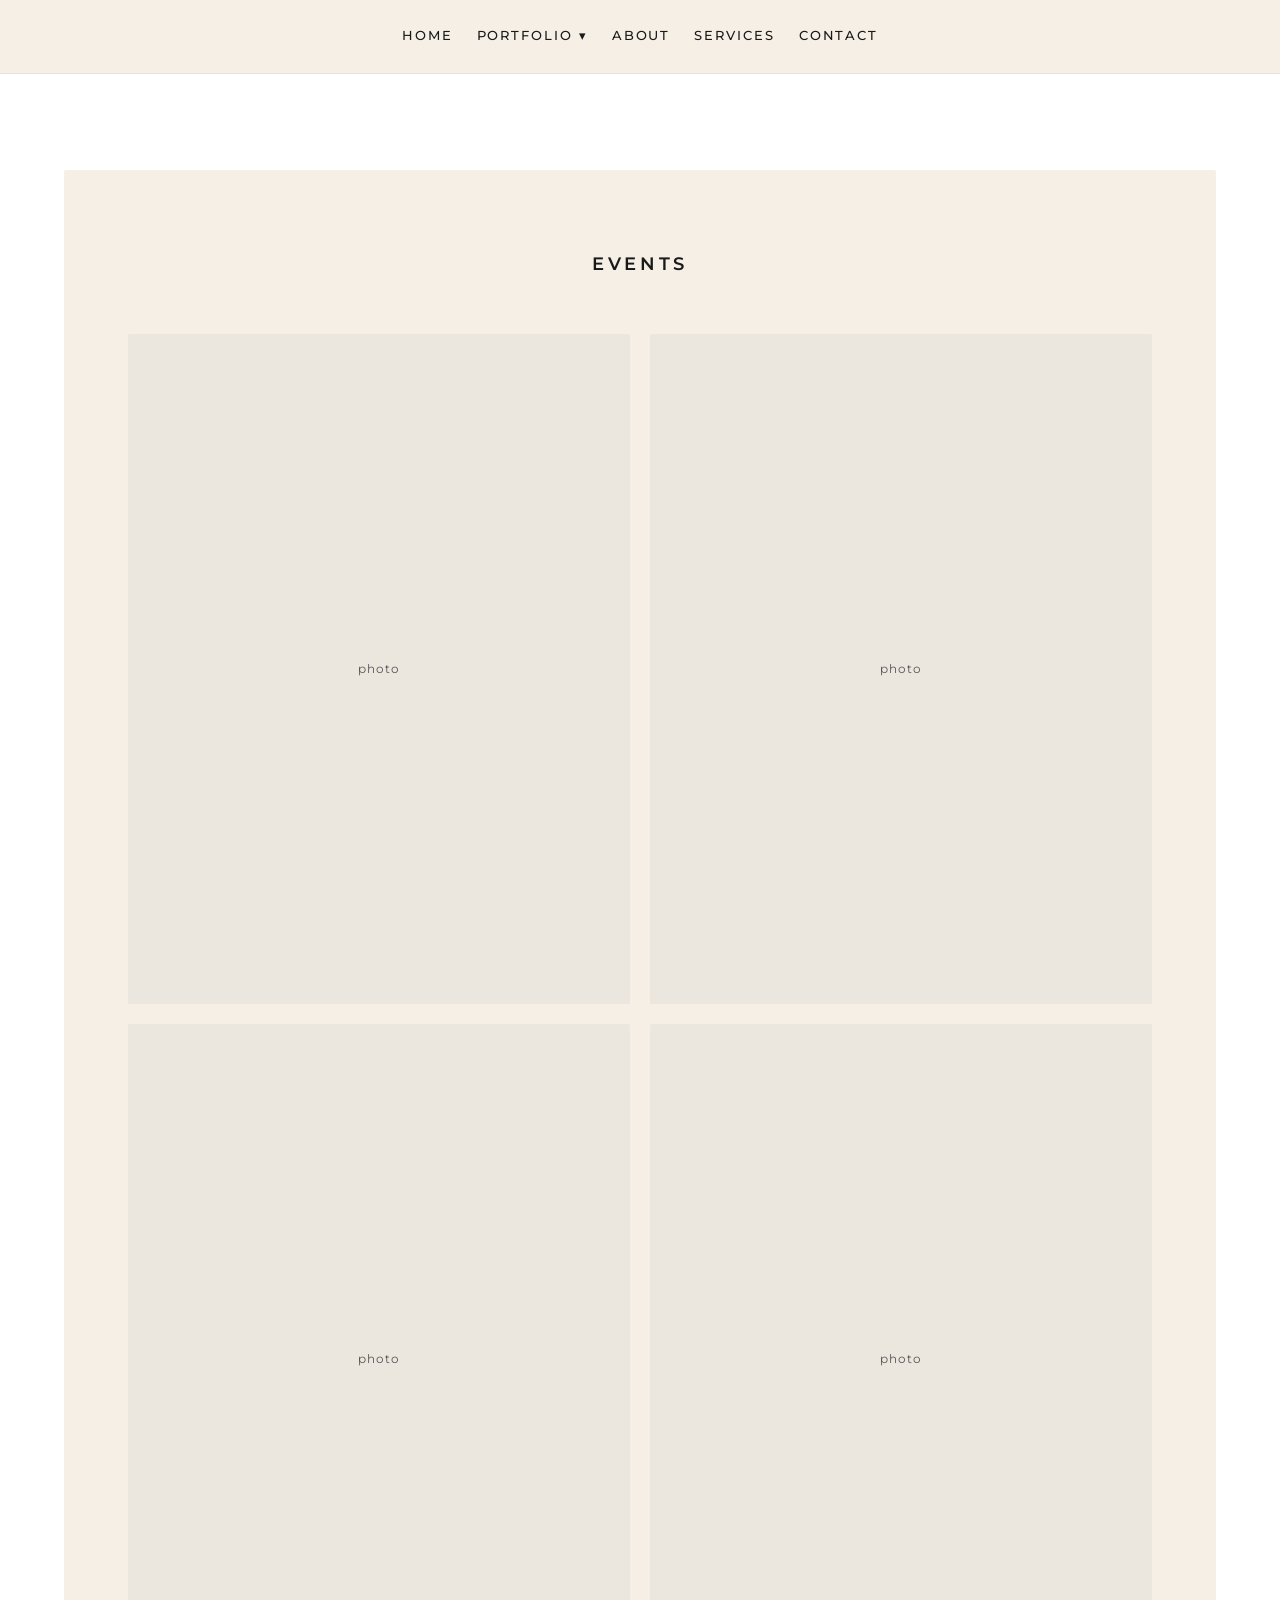
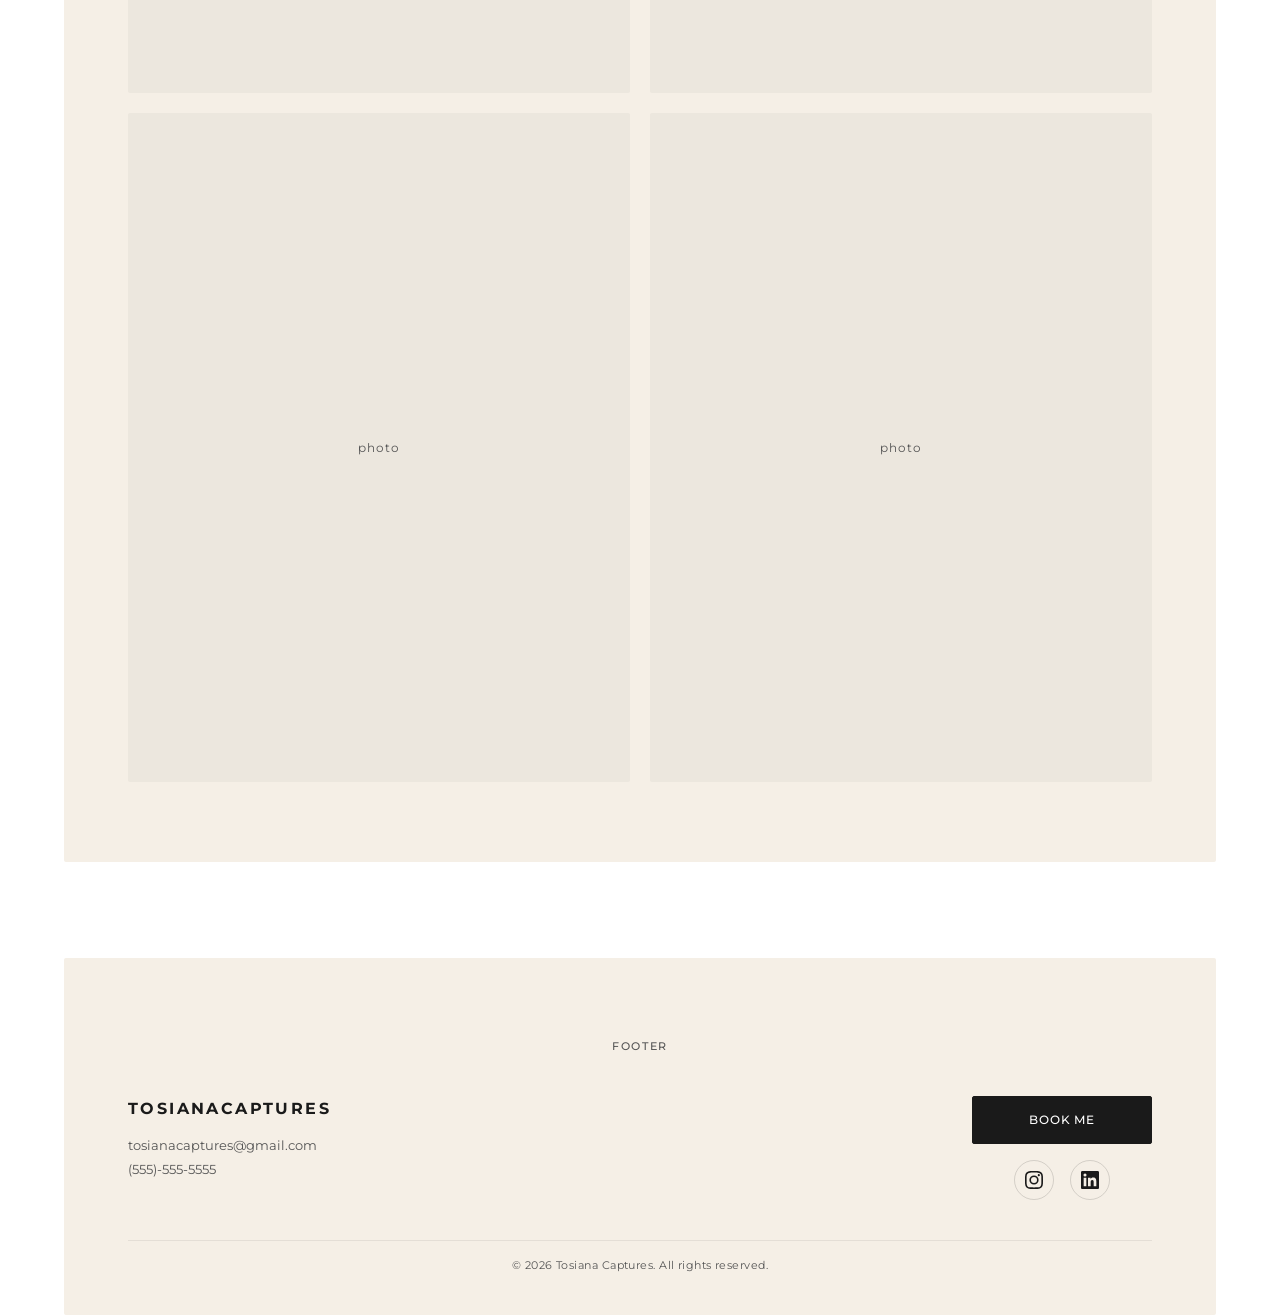
<file: events.html>
<!DOCTYPE html>
<html lang="en">
<head>
  <meta charset="UTF-8">
  <meta name="viewport" content="width=device-width, initial-scale=1.0">
  <title>Events Portfolio — Tosiana Captures</title>
  <link rel="preconnect" href="https://fonts.googleapis.com">
  <link rel="preconnect" href="https://fonts.gstatic.com" crossorigin>
  <link href="https://fonts.googleapis.com/css2?family=Montserrat:wght@300;400;500;600;700&display=swap" rel="stylesheet">
  <link rel="stylesheet" href="styles.css?v=portfolio-pages-1">
  <script src="navigation.js" defer></script>
</head>
<body>

  <!-- Navigation -->
  <nav class="navbar" id="navbar">
    <div class="navbar__inner">
      <button class="navbar__toggle" aria-label="Toggle menu" onclick="document.querySelector('.navbar__links').classList.toggle('is-open')">
        <span></span>
        <span></span>
        <span></span>
      </button>
      <div class="navbar__links">
        <a href="index.html" class="navbar__link">Home</a>
        <div class="navbar__dropdown">
          <button class="navbar__link navbar__portfolio-toggle" type="button" aria-expanded="false" aria-controls="portfolio-menu">Portfolio <span aria-hidden="true">▾</span></button>
          <div class="navbar__submenu" id="portfolio-menu">
            <a href="grad.html">Grad</a>
            <a href="editorial.html">Editorial</a>
            <a href="events.html" aria-current="page">Events</a>
          </div>
        </div>
        <a href="index.html#about" class="navbar__link">About</a>
        <a href="services.html" class="navbar__link">Services</a>
        <a href="index.html#contact" class="navbar__link">Contact</a>
      </div>
    </div>
  </nav>

  <main>
  <!-- Events -->
  <section class="section" id="events">
    <h2 class="section__title">Events</h2>
    <div class="portfolio__grid">
      <div class="portfolio__item">
        <div class="portfolio__placeholder">photo</div>
        <div class="portfolio__overlay">
          <span class="portfolio__overlay-text">View</span>
        </div>
      </div>
      <div class="portfolio__item">
        <div class="portfolio__placeholder">photo</div>
        <div class="portfolio__overlay">
          <span class="portfolio__overlay-text">View</span>
        </div>
      </div>
      <div class="portfolio__item">
        <div class="portfolio__placeholder">photo</div>
        <div class="portfolio__overlay">
          <span class="portfolio__overlay-text">View</span>
        </div>
      </div>
      <div class="portfolio__item">
        <div class="portfolio__placeholder">photo</div>
        <div class="portfolio__overlay">
          <span class="portfolio__overlay-text">View</span>
        </div>
      </div>
      <div class="portfolio__item">
        <div class="portfolio__placeholder">photo</div>
        <div class="portfolio__overlay">
          <span class="portfolio__overlay-text">View</span>
        </div>
      </div>
      <div class="portfolio__item">
        <div class="portfolio__placeholder">photo</div>
        <div class="portfolio__overlay">
          <span class="portfolio__overlay-text">View</span>
        </div>
      </div>
    </div>
  </section>
  </main>

  <!-- Footer -->
  <footer class="footer" id="contact">
    <p class="footer__label">Footer</p>
    <div class="footer__inner">
      <div class="footer__brand">
        <h2>TosianaCaptures</h2>
        <p><a href="mailto:tosianacaptures@gmail.com">tosianacaptures@gmail.com</a></p>
        <p><a href="tel:+15555555555">(555)-555-5555</a></p>
      </div>
      <div class="footer__actions">
        <a class="button booking__button" href="https://cal.com/tosiana-mpanu-mpanu-9acbar">Book Me</a>
        <div class="footer__social">
          <a href="#" aria-label="Instagram">
            <svg viewBox="0 0 24 24" xmlns="http://www.w3.org/2000/svg">
              <path d="M12 2.163c3.204 0 3.584.012 4.85.07 3.252.148 4.771 1.691 4.919 4.919.058 1.265.069 1.645.069 4.849 0 3.205-.012 3.584-.069 4.849-.149 3.225-1.664 4.771-4.919 4.919-1.266.058-1.644.07-4.85.07-3.204 0-3.584-.012-4.849-.07-3.26-.149-4.771-1.699-4.919-4.92-.058-1.265-.07-1.644-.07-4.849 0-3.204.013-3.583.07-4.849.149-3.227 1.664-4.771 4.919-4.919 1.266-.057 1.645-.069 4.849-.069zM12 0C8.741 0 8.333.014 7.053.072 2.695.272.273 2.69.073 7.052.014 8.333 0 8.741 0 12c0 3.259.014 3.668.072 4.948.2 4.358 2.618 6.78 6.98 6.98C8.333 23.986 8.741 24 12 24c3.259 0 3.668-.014 4.948-.072 4.354-.2 6.782-2.618 6.979-6.98.059-1.28.073-1.689.073-4.948 0-3.259-.014-3.667-.072-4.947-.196-4.354-2.617-6.78-6.979-6.98C15.668.014 15.259 0 12 0zm0 5.838a6.162 6.162 0 100 12.324 6.162 6.162 0 000-12.324zM12 16a4 4 0 110-8 4 4 0 010 8zm6.406-11.845a1.44 1.44 0 100 2.881 1.44 1.44 0 000-2.881z"/>
            </svg>
          </a>
          <a href="#" aria-label="LinkedIn">
            <svg viewBox="0 0 24 24" xmlns="http://www.w3.org/2000/svg">
              <path d="M20.447 20.452h-3.554v-5.569c0-1.328-.027-3.037-1.852-3.037-1.853 0-2.136 1.445-2.136 2.939v5.667H9.351V9h3.414v1.561h.046c.477-.9 1.637-1.85 3.37-1.85 3.601 0 4.267 2.37 4.267 5.455v6.286zM5.337 7.433a2.062 2.062 0 01-2.063-2.065 2.064 2.064 0 112.063 2.065zm1.782 13.019H3.555V9h3.564v11.452zM22.225 0H1.771C.792 0 0 .774 0 1.729v20.542C0 23.227.792 24 1.771 24h20.451C23.2 24 24 23.227 24 22.271V1.729C24 .774 23.2 0 22.222 0h.003z"/>
            </svg>
          </a>
        </div>
      </div>
    </div>
    <div class="footer__bottom">
      <p>&copy; 2026 Tosiana Captures. All rights reserved.</p>
    </div>
  </footer>

</body>
</html>
</file>
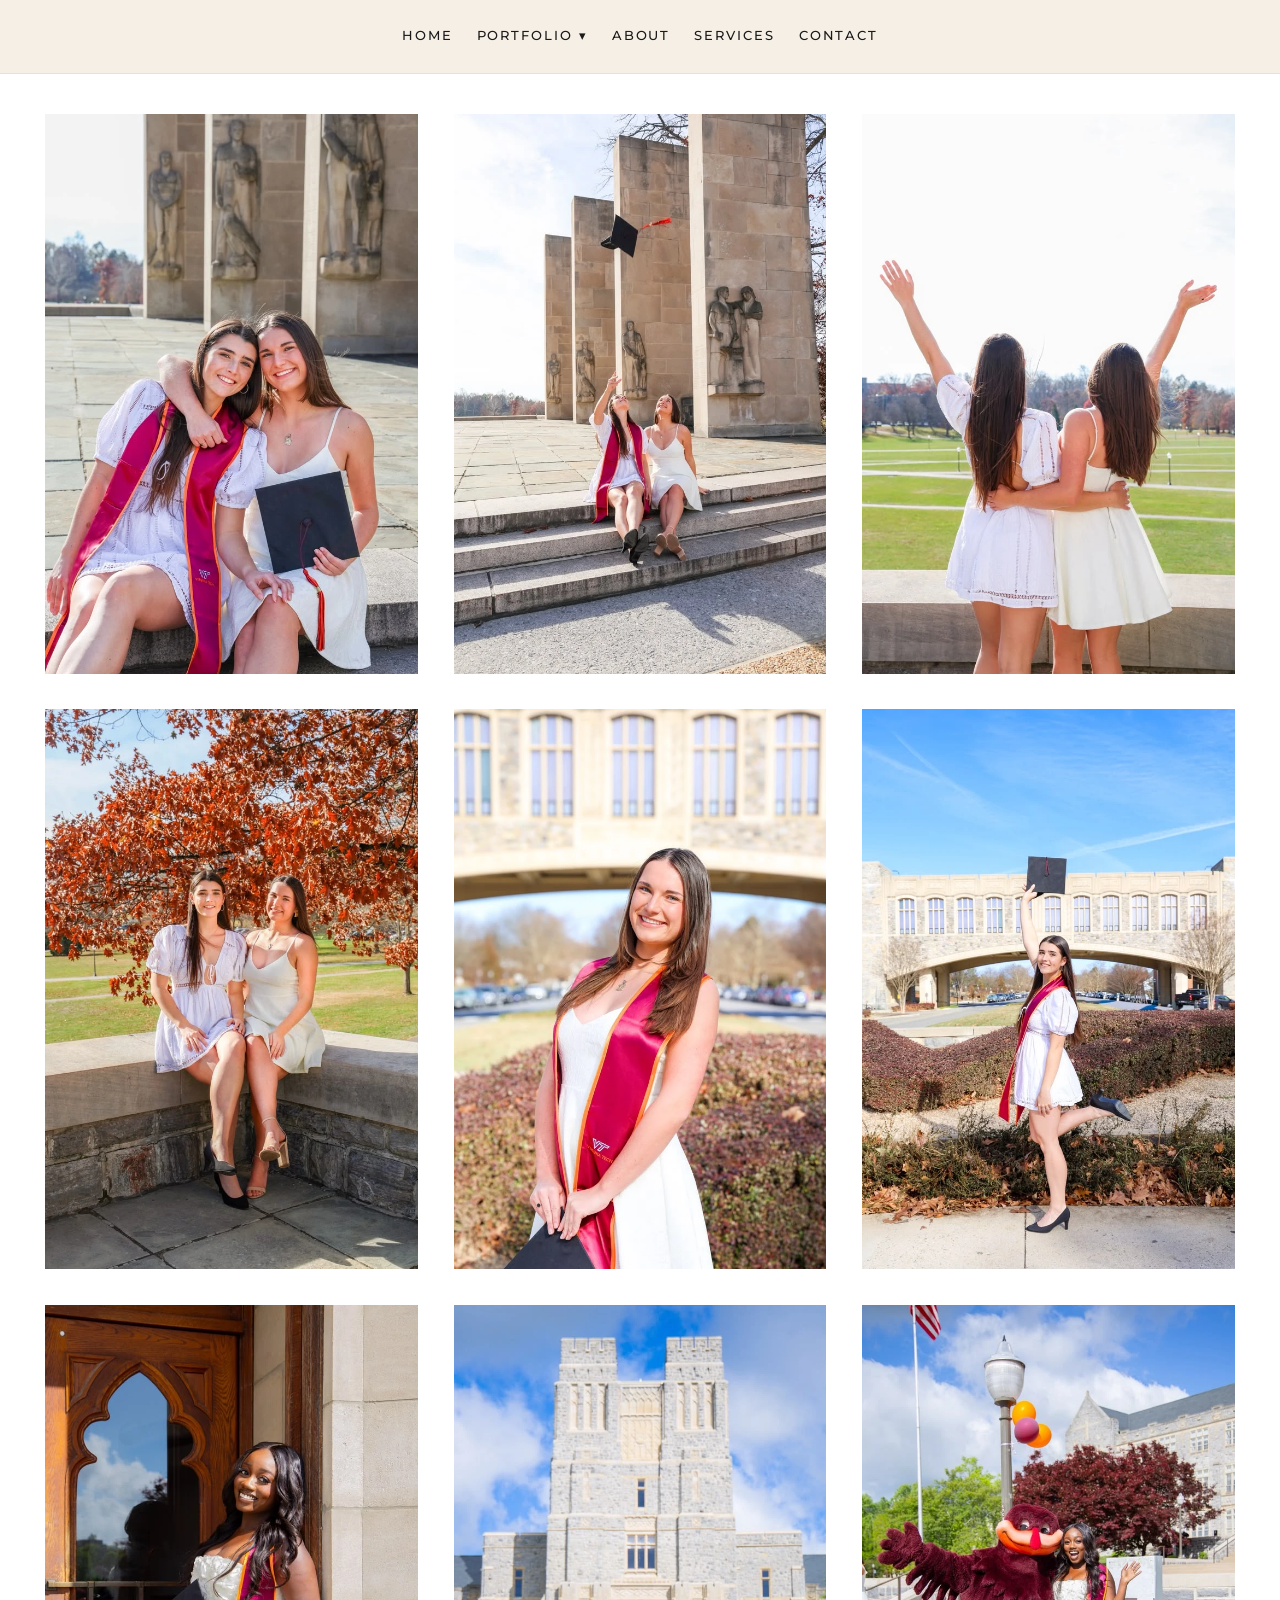
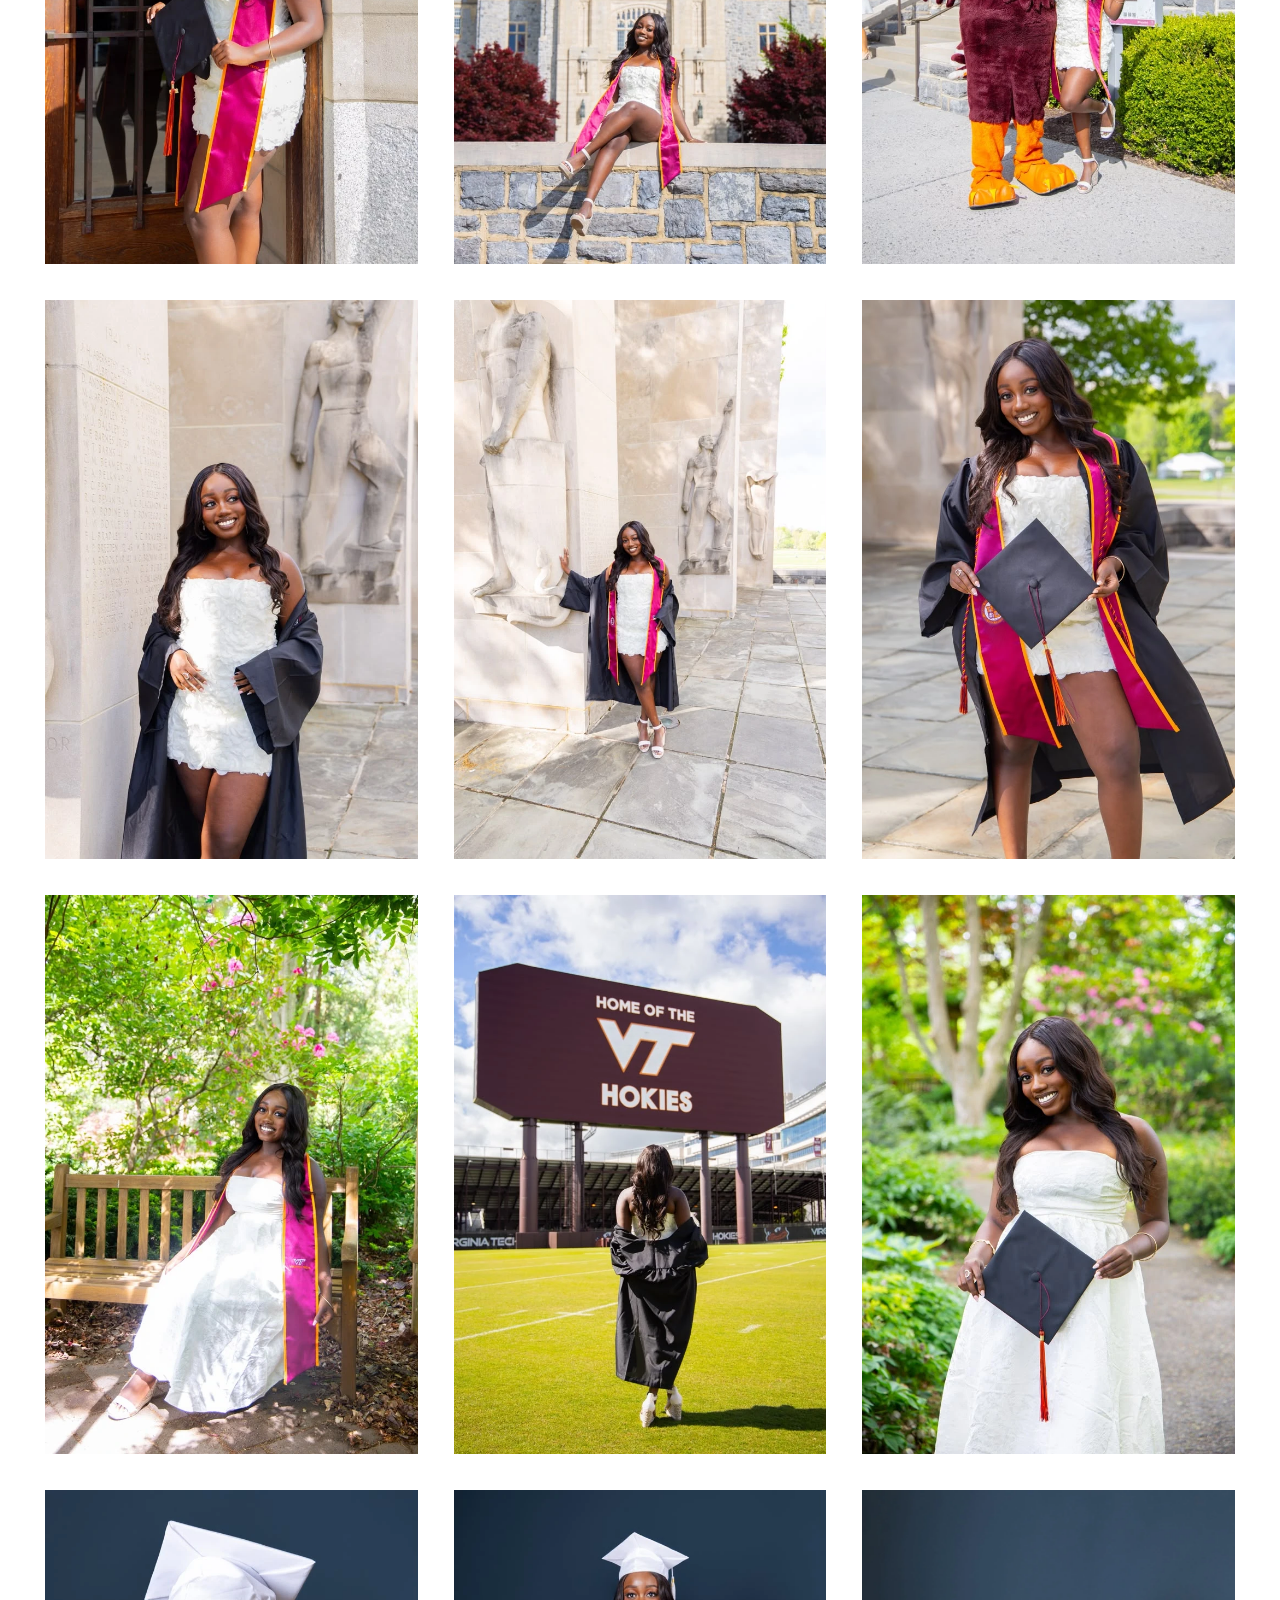
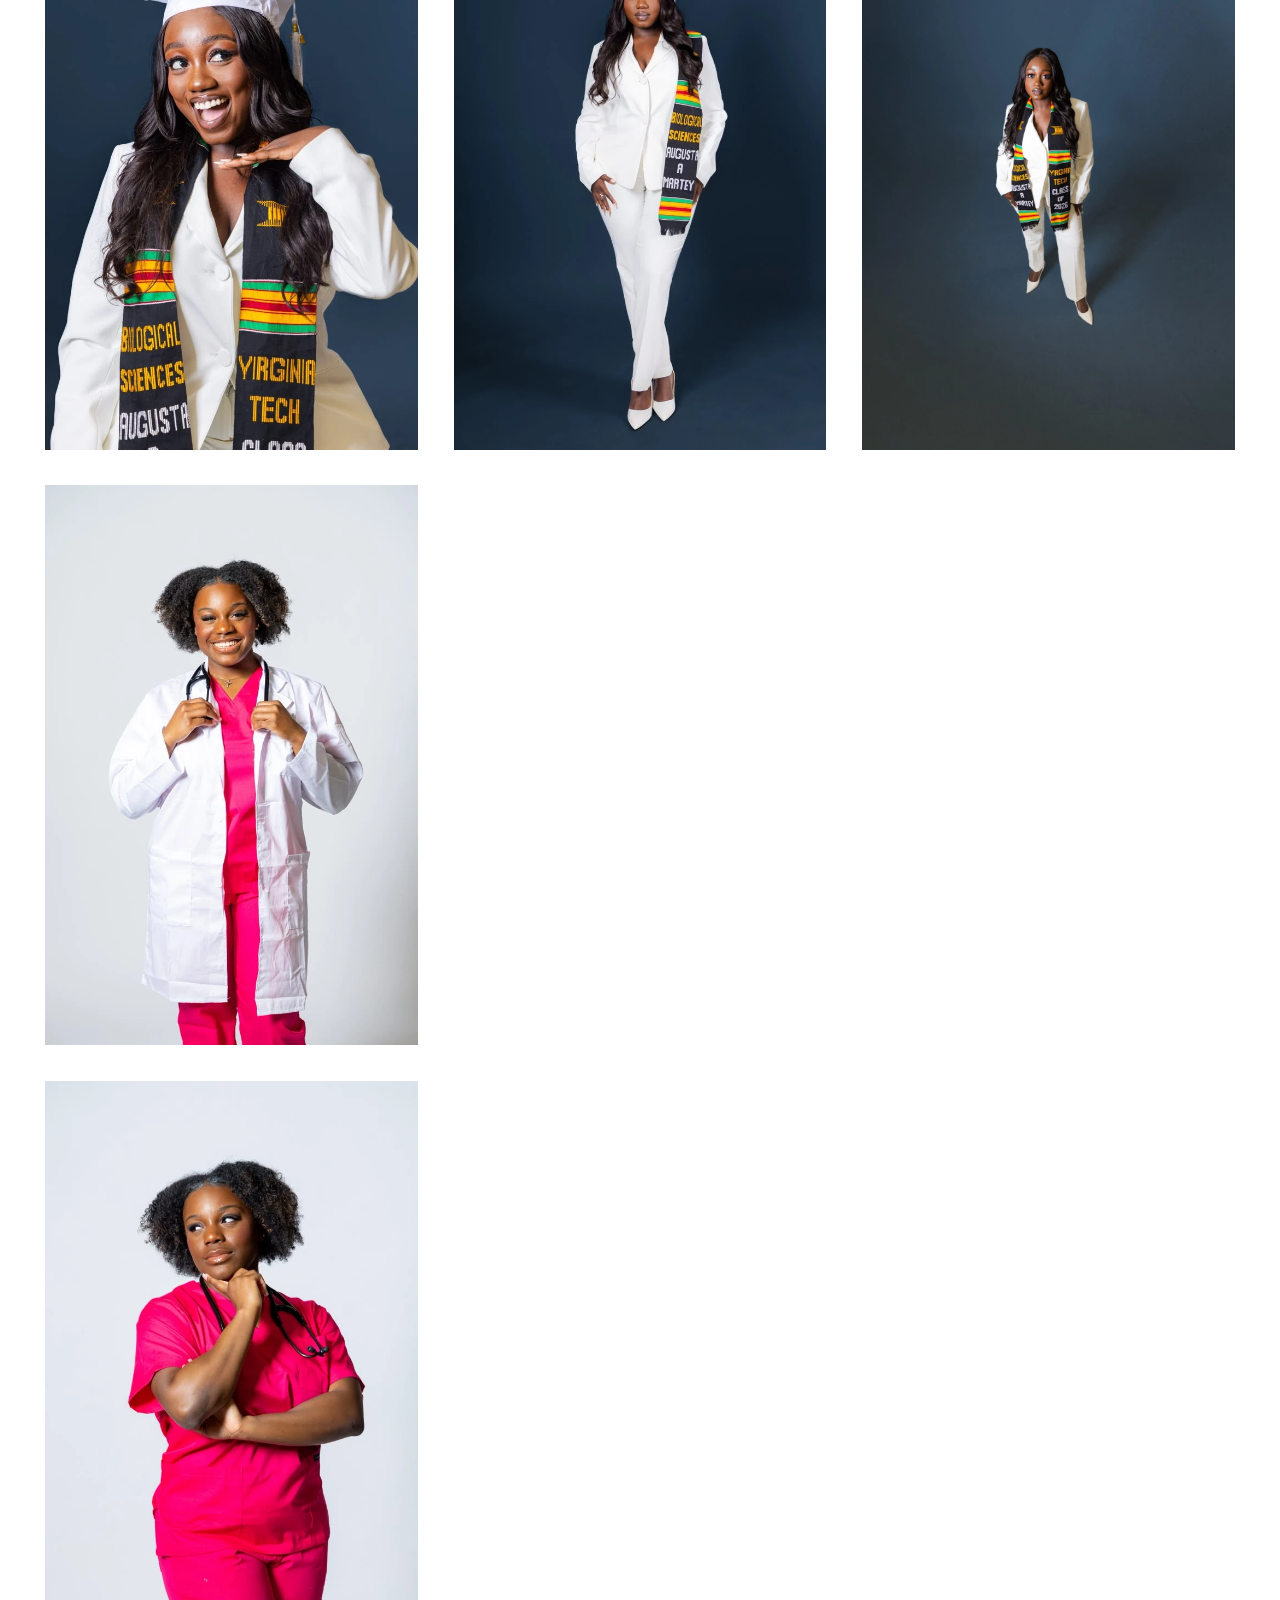
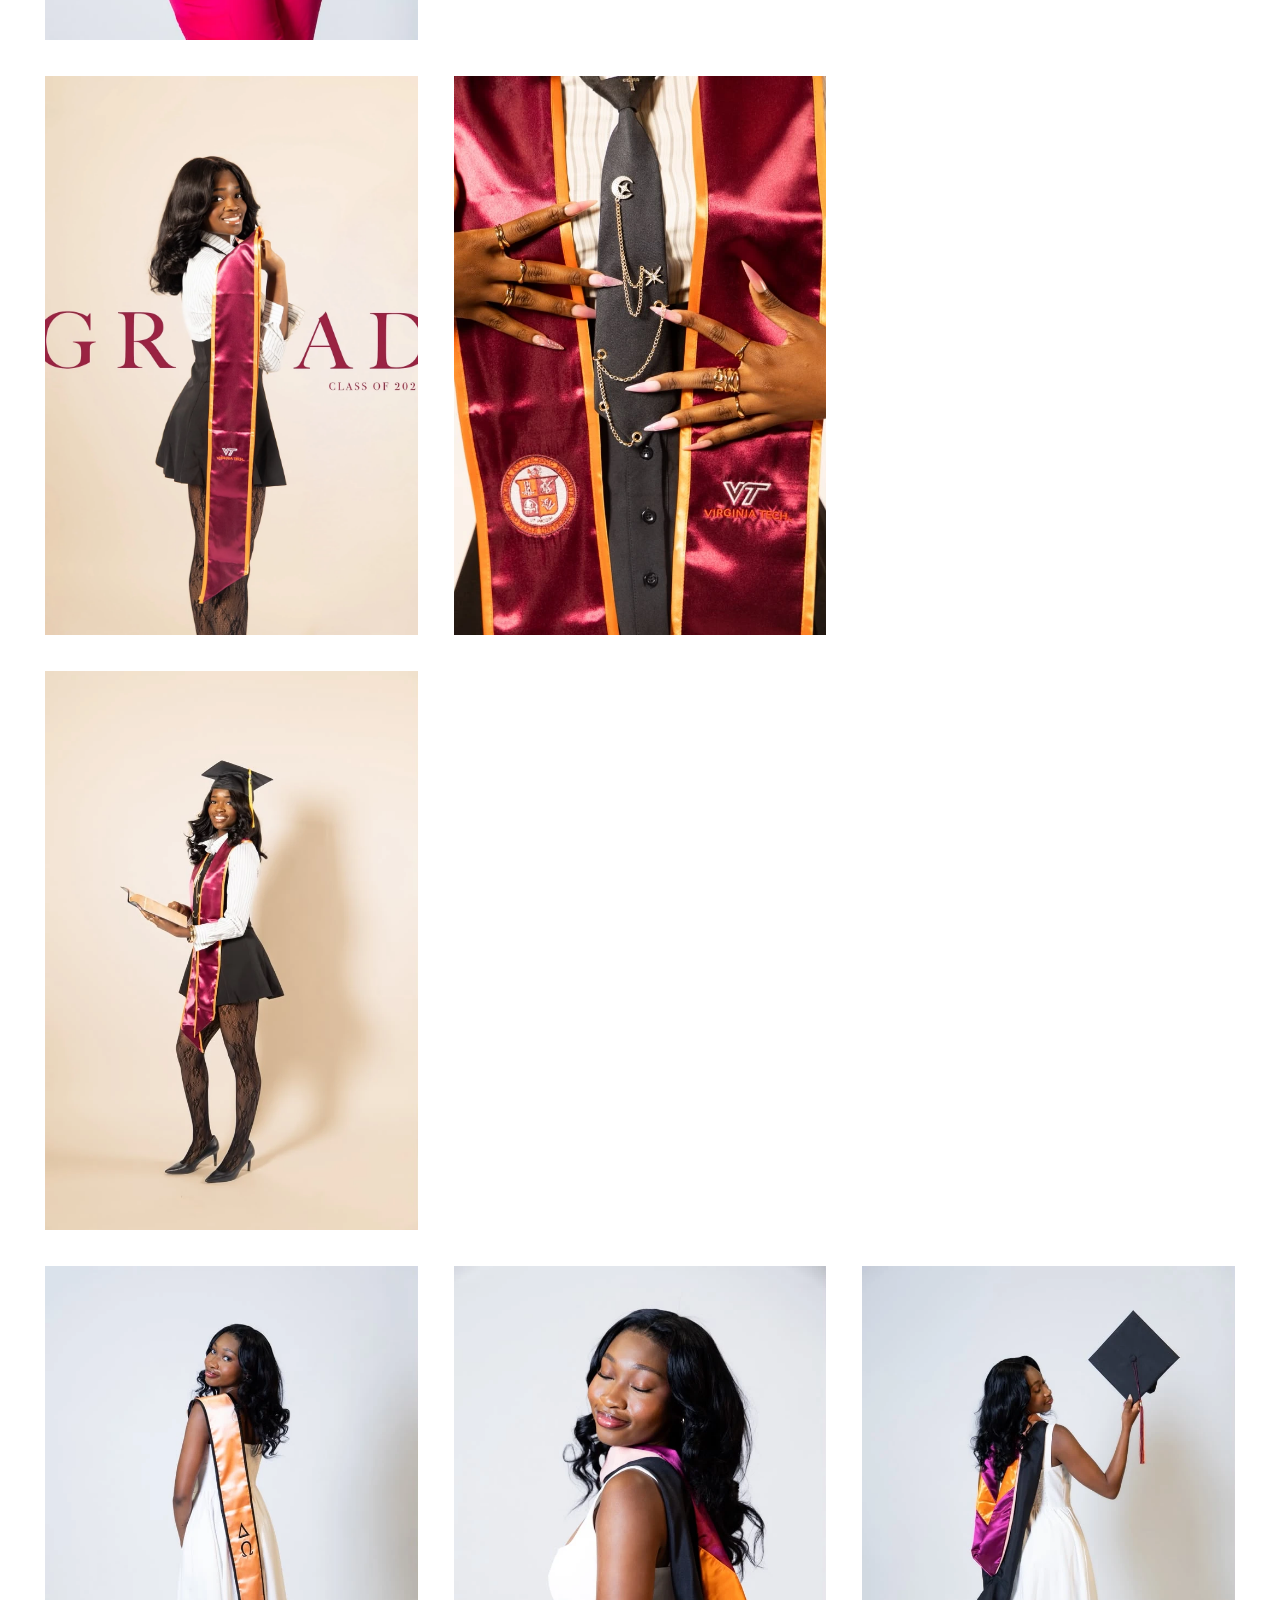
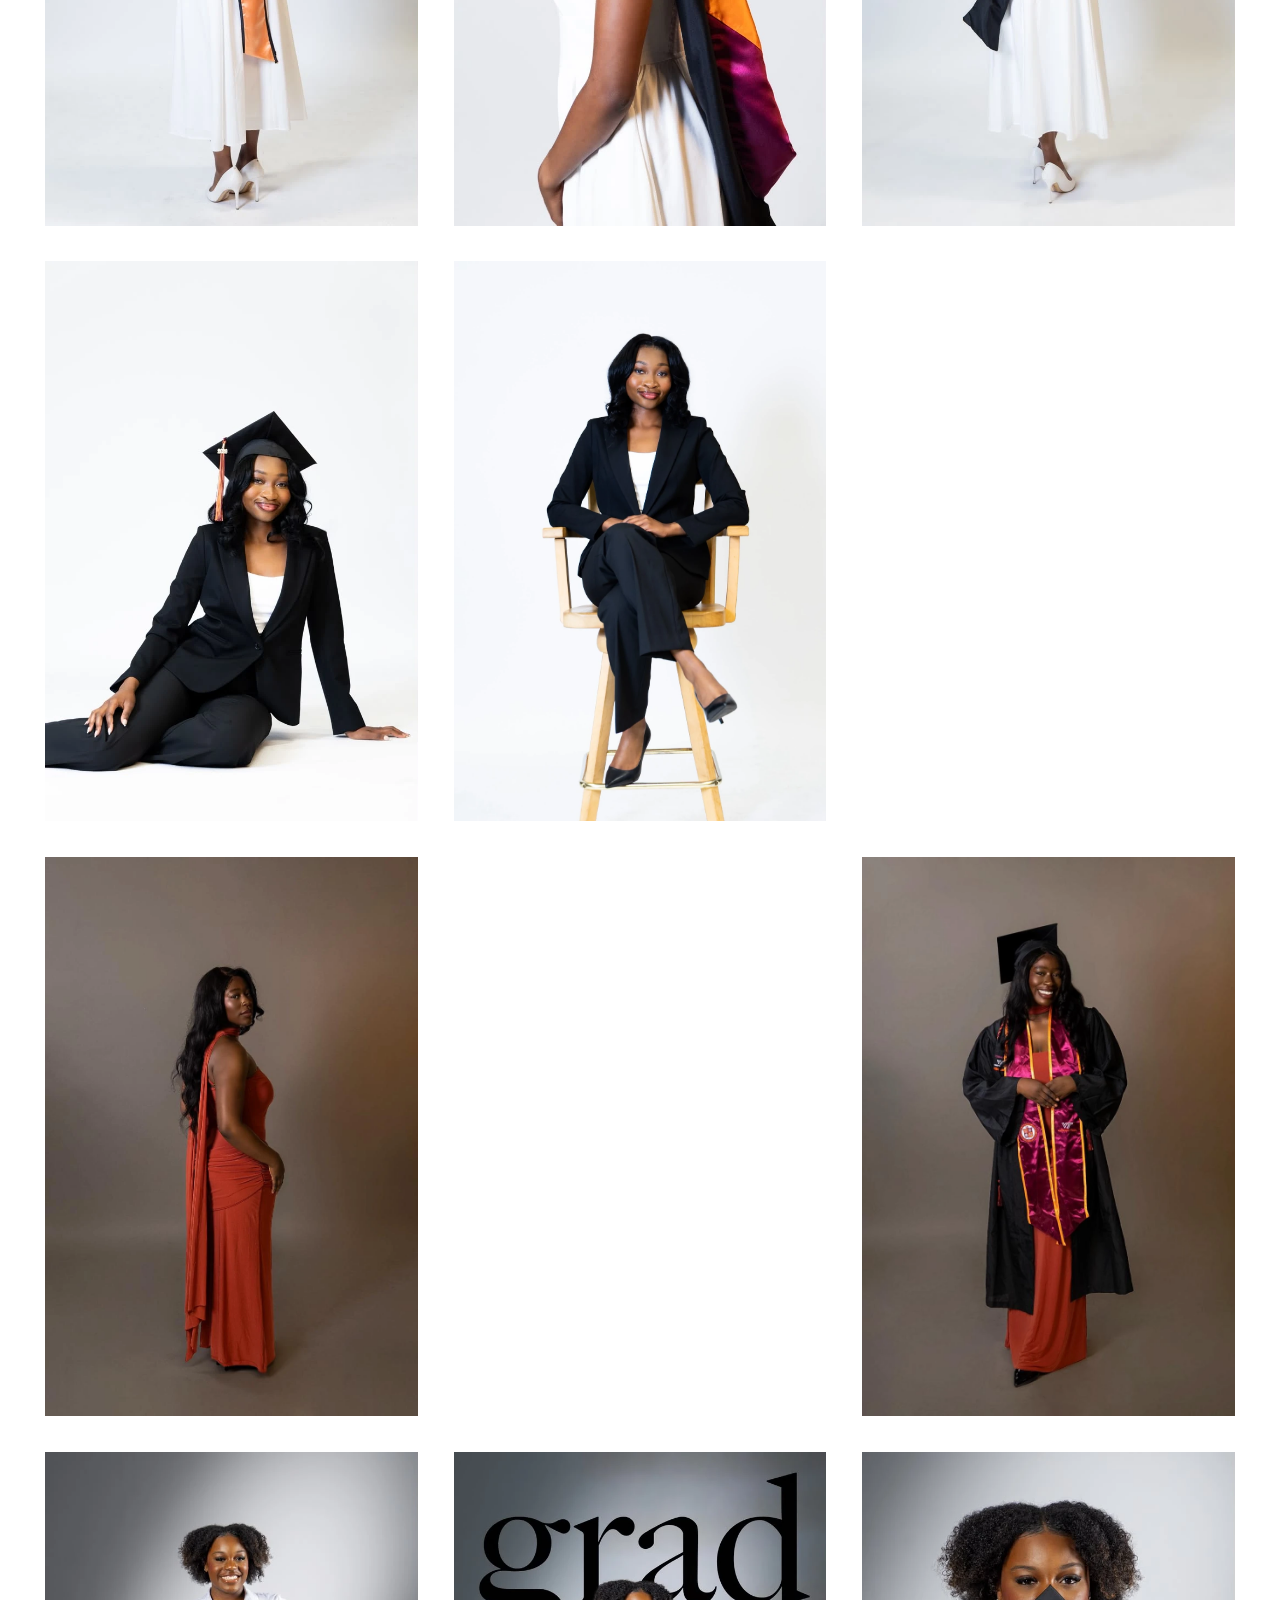
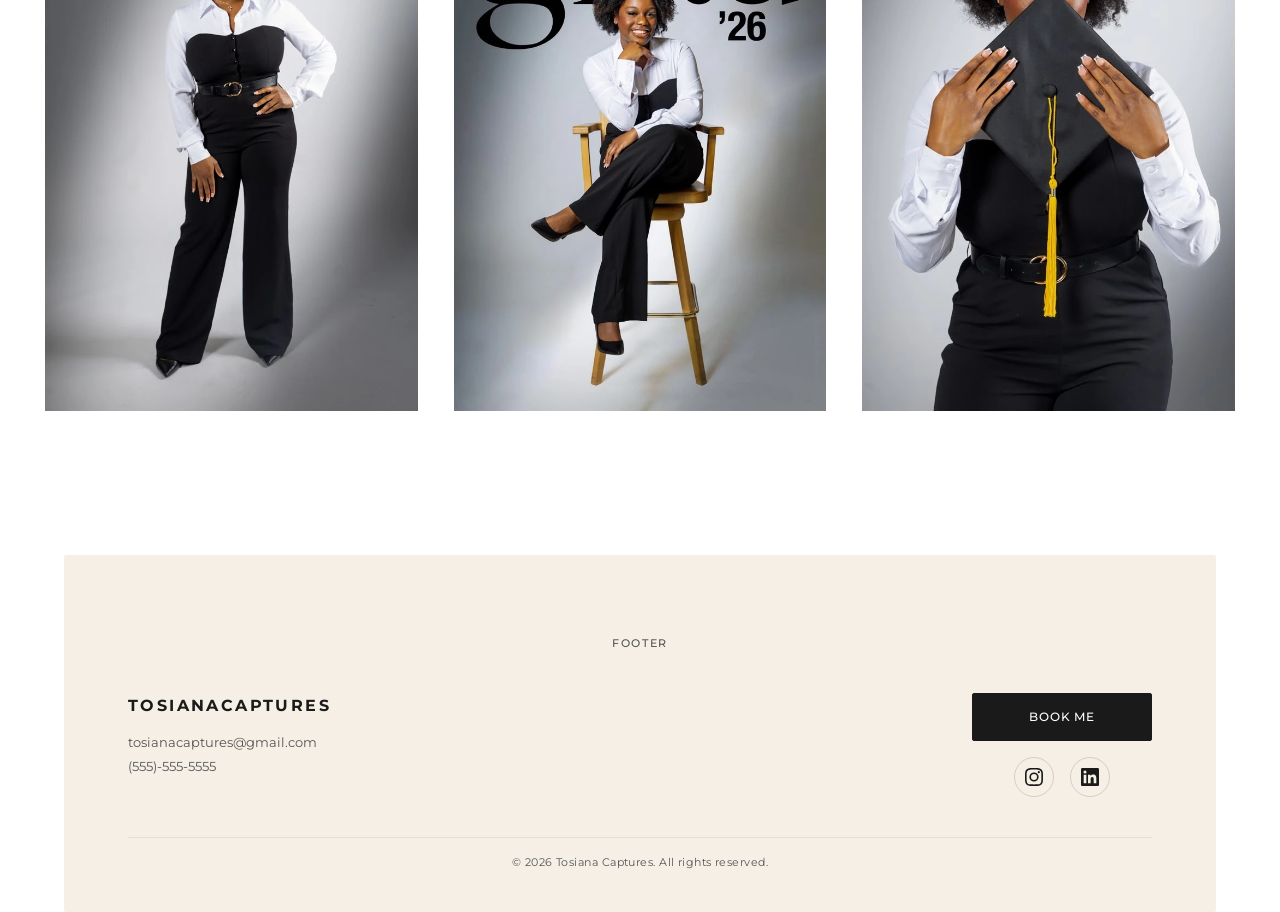
<file: grad.html>
<!DOCTYPE html>
<html lang="en">
<head>
  <meta charset="UTF-8">
  <meta name="viewport" content="width=device-width, initial-scale=1.0">
  <title>Grad Portfolio — Tosiana Captures</title>
  <link rel="preconnect" href="https://fonts.googleapis.com">
  <link rel="preconnect" href="https://fonts.gstatic.com" crossorigin>
  <link href="https://fonts.googleapis.com/css2?family=Montserrat:wght@300;400;500;600;700&display=swap" rel="stylesheet">
  <link rel="stylesheet" href="styles.css?v=grad-mobile-three-columns-4">
  <script src="navigation.js" defer></script>
  <script src="grad-gallery.js?v=3" defer></script>
</head>
<body>

  <!-- Navigation -->
  <nav class="navbar" id="navbar">
    <div class="navbar__inner">
      <button class="navbar__toggle" aria-label="Toggle menu" onclick="document.querySelector('.navbar__links').classList.toggle('is-open')">
        <span></span>
        <span></span>
        <span></span>
      </button>
      <div class="navbar__links">
        <a href="index.html" class="navbar__link">Home</a>
        <div class="navbar__dropdown">
          <button class="navbar__link navbar__portfolio-toggle" type="button" aria-expanded="false" aria-controls="portfolio-menu">Portfolio <span aria-hidden="true">▾</span></button>
          <div class="navbar__submenu" id="portfolio-menu">
            <a href="grad.html" aria-current="page">Grad</a>
            <a href="editorial.html">Editorial</a>
            <a href="events.html">Events</a>
          </div>
        </div>
        <a href="index.html#about" class="navbar__link">About</a>
        <a href="services.html" class="navbar__link">Services</a>
        <a href="index.html#contact" class="navbar__link">Contact</a>
      </div>
    </div>
  </nav>

  <main>
  <!-- Grad -->
  <section class="section grad-portfolio" id="grad">
    <div class="grad-gallery" aria-label="Graduation photography gallery">
      <figure class="grad-gallery__item">
        <img src="images/grad/graduates-hugging-seated-memorial-steps.webp" alt="Graduates hugging seated memorial steps" width="682" height="1024" loading="eager" decoding="async" fetchpriority="high">
      </figure>
      <figure class="grad-gallery__item">
        <img src="images/grad/graduates-tossing-cap-on-stone-memorial-steps.webp" alt="Graduates tossing cap on stone memorial steps" width="682" height="1024" loading="eager" decoding="async">
      </figure>
      <figure class="grad-gallery__item">
        <img src="images/grad/graduates-white-dresses-arms-raised-campus-view.webp" alt="Graduates white dresses arms raised campus view" width="682" height="1024" loading="eager" decoding="async">
      </figure>
      <figure class="grad-gallery__item">
        <img src="images/grad/graduates-seated-stone-wall-autumn-tree.webp" alt="Graduates seated stone wall autumn tree" width="682" height="1024" loading="eager" decoding="async">
      </figure>
      <figure class="grad-gallery__item">
        <img src="images/grad/graduate-white-dress-maroon-stole-campus-bridge.webp" alt="Graduate white dress maroon stole campus bridge" width="682" height="1024" loading="lazy" decoding="async">
      </figure>
      <figure class="grad-gallery__item">
        <img src="images/grad/graduate-white-dress-cap-raised-campus-bridge.webp" alt="Graduate white dress cap raised campus bridge" width="696" height="1024" loading="lazy" decoding="async">
      </figure>
      <figure class="grad-gallery__item">
        <img src="images/grad/graduate-white-dress-cap-by-wooden-door.webp" alt="Graduate white dress cap by wooden door" width="682" height="1024" loading="lazy" decoding="async">
      </figure>
      <figure class="grad-gallery__item">
        <img src="images/grad/graduate-seated-stone-wall-campus-tower.webp" alt="Graduate seated stone wall campus tower" width="682" height="1024" loading="lazy" decoding="async">
      </figure>
      <figure class="grad-gallery__item">
        <img src="images/grad/graduate-posing-with-hokie-bird-mascot.webp" alt="Graduate posing with hokie bird mascot" width="682" height="1024" loading="lazy" decoding="async">
      </figure>
      <figure class="grad-gallery__item">
        <img src="images/grad/graduate-white-dress-black-gown-stone-memorial.webp" alt="Graduate white dress black gown stone memorial" width="682" height="1024" loading="lazy" decoding="async">
      </figure>
      <figure class="grad-gallery__item">
        <img src="images/grad/graduate-full-body-stone-memorial-statues.webp" alt="Graduate full body stone memorial statues" width="682" height="1024" loading="lazy" decoding="async">
      </figure>
      <figure class="grad-gallery__item">
        <img src="images/grad/graduate-holding-cap-black-gown-maroon-stole.webp" alt="Graduate holding cap black gown maroon stole" width="682" height="1024" loading="lazy" decoding="async">
      </figure>
      <figure class="grad-gallery__item">
        <img src="images/grad/graduate-white-dress-maroon-stole-garden-bench.webp" alt="Graduate white dress maroon stole garden bench" width="682" height="1024" loading="lazy" decoding="async">
      </figure>
      <figure class="grad-gallery__item">
        <img src="images/grad/graduate-black-gown-walking-football-field.webp" alt="Graduate black gown walking football field" width="682" height="1024" loading="lazy" decoding="async">
      </figure>
      <figure class="grad-gallery__item">
        <img src="images/grad/graduate-white-dress-holding-cap-garden-path.webp" alt="Graduate white dress holding cap garden path" width="682" height="1024" loading="lazy" decoding="async">
      </figure>
      <figure class="grad-gallery__item">
        <img src="images/grad/graduate-white-cap-kente-stole-smiling-closeup.webp" alt="Graduate white cap kente stole smiling closeup" width="682" height="1024" loading="lazy" decoding="async">
      </figure>
      <figure class="grad-gallery__item">
        <img src="images/grad/graduate-white-pantsuit-cap-kente-stole-full-body.webp" alt="Graduate white pantsuit cap kente stole full body" width="682" height="1024" loading="lazy" decoding="async">
      </figure>
      <figure class="grad-gallery__item">
        <img src="images/grad/graduate-white-pantsuit-overhead-dark-studio.webp" alt="Graduate white pantsuit overhead dark studio" width="1356" height="1600" loading="lazy" decoding="async">
      </figure>
      <figure class="grad-gallery__item">
        <img src="images/grad/pink-scrubs-white-coat-holding-lapels.webp" alt="Pink scrubs white coat holding lapels" width="682" height="1024" loading="lazy" decoding="async">
      </figure>
      <figure class="grad-gallery__item">
        <img src="images/grad/pink-scrubs-white-coat-hands-in-pockets.webp" alt="Pink scrubs white coat hands in pockets" width="662" height="1024" loading="lazy" decoding="async">
      </figure>
      <figure class="grad-gallery__item">
        <img src="images/grad/pink-scrubs-white-coat-holding-stethoscope.webp" alt="Pink scrubs white coat holding stethoscope" width="682" height="1024" loading="lazy" decoding="async">
      </figure>
      <figure class="grad-gallery__item">
        <img src="images/grad/pink-scrubs-hand-under-chin-studio-portrait.webp" alt="Pink scrubs hand under chin studio portrait" width="682" height="1024" loading="lazy" decoding="async">
      </figure>
      <figure class="grad-gallery__item">
        <img src="images/grad/pink-scrubs-maroon-stole-holding-stethoscope.webp" alt="Pink scrubs maroon stole holding stethoscope" width="682" height="1024" loading="lazy" decoding="async">
      </figure>
      <figure class="grad-gallery__item">
        <img src="images/grad/pink-scrubs-white-coat-maroon-stole-holding-cap.webp" alt="Pink scrubs white coat maroon stole holding cap" width="682" height="1024" loading="lazy" decoding="async">
      </figure>
      <figure class="grad-gallery__item">
        <img src="images/grad/graduate-maroon-stole-class-of-2026-graphic.webp" alt="Graduate maroon stole class of 2026 graphic" width="1280" height="1600" loading="lazy" decoding="async">
      </figure>
      <figure class="grad-gallery__item">
        <img src="images/grad/graduation-stole-jewelry-and-hands-detail.webp" alt="Graduation stole jewelry and hands detail" width="682" height="1024" loading="lazy" decoding="async">
      </figure>
      <figure class="grad-gallery__item">
        <img src="images/grad/graduate-black-skirt-lace-tights-seated-stool.webp" alt="Graduate black skirt lace tights seated stool" width="682" height="1024" loading="lazy" decoding="async">
      </figure>
      <figure class="grad-gallery__item">
        <img src="images/grad/graduate-black-skirt-maroon-stole-standing-profile.webp" alt="Graduate black skirt maroon stole standing profile" width="682" height="1024" loading="lazy" decoding="async">
      </figure>
      <figure class="grad-gallery__item">
        <img src="images/grad/graduate-seated-holding-custom-newspaper.webp" alt="Graduate seated holding custom newspaper" width="682" height="1024" loading="lazy" decoding="async">
      </figure>
      <figure class="grad-gallery__item">
        <img src="images/grad/graduate-holding-diploma-cover-blowing-kiss.webp" alt="Graduate holding diploma cover blowing kiss" width="682" height="1024" loading="lazy" decoding="async">
      </figure>
      <figure class="grad-gallery__item">
        <img src="images/grad/graduate-white-dress-orange-stole-over-shoulder.webp" alt="Graduate white dress orange stole over shoulder" width="682" height="1024" loading="lazy" decoding="async">
      </figure>
      <figure class="grad-gallery__item">
        <img src="images/grad/graduate-white-dress-maroon-stole-eyes-closed.webp" alt="Graduate white dress maroon stole eyes closed" width="682" height="1024" loading="lazy" decoding="async">
      </figure>
      <figure class="grad-gallery__item">
        <img src="images/grad/graduate-white-dress-back-view-cap-raised.webp" alt="Graduate white dress back view cap raised" width="682" height="1024" loading="lazy" decoding="async">
      </figure>
      <figure class="grad-gallery__item">
        <img src="images/grad/graduate-black-pantsuit-cap-seated-on-floor.webp" alt="Graduate black pantsuit cap seated on floor" width="682" height="1024" loading="lazy" decoding="async">
      </figure>
      <figure class="grad-gallery__item">
        <img src="images/grad/black-pantsuit-seated-director-chair-portrait.webp" alt="Black pantsuit seated director chair portrait" width="1067" height="1600" loading="lazy" decoding="async">
      </figure>
      <figure class="grad-gallery__item">
        <img src="images/grad/graduate-black-pantsuit-cap-blowing-kiss-closeup.webp" alt="Graduate black pantsuit cap blowing kiss closeup" width="682" height="1024" loading="lazy" decoding="async">
      </figure>
      <figure class="grad-gallery__item">
        <img src="images/grad/rust-orange-gown-full-body-over-shoulder.webp" alt="Rust orange gown full body over shoulder" width="1025" height="1280" loading="lazy" decoding="async">
      </figure>
      <figure class="grad-gallery__item">
        <img src="images/grad/rust-orange-gown-maroon-stole-side-portrait.webp" alt="Rust orange gown maroon stole side portrait" width="1024" height="1280" loading="lazy" decoding="async">
      </figure>
      <figure class="grad-gallery__item">
        <img src="images/grad/graduate-black-gown-rust-orange-dress-full-body.webp" alt="Graduate black gown rust orange dress full body" width="1024" height="1280" loading="lazy" decoding="async">
      </figure>
      <figure class="grad-gallery__item">
        <img src="images/grad/white-shirt-black-corset-standing-studio-portrait.webp" alt="White shirt black corset standing studio portrait" width="682" height="1024" loading="lazy" decoding="async">
      </figure>
      <figure class="grad-gallery__item">
        <img src="images/grad/graduation-2026-seated-studio-portrait.webp" alt="Graduation 2026 seated studio portrait" width="682" height="1024" loading="lazy" decoding="async">
      </figure>
      <figure class="grad-gallery__item">
        <img src="images/grad/graduation-cap-gold-tassel-face-portrait.webp" alt="Graduation cap gold tassel face portrait" width="682" height="1024" loading="lazy" decoding="async">
      </figure>
    </div>
  </section>
  </main>

  <!-- Footer -->
  <footer class="footer" id="contact">
    <p class="footer__label">Footer</p>
    <div class="footer__inner">
      <div class="footer__brand">
        <h2>TosianaCaptures</h2>
        <p><a href="mailto:tosianacaptures@gmail.com">tosianacaptures@gmail.com</a></p>
        <p><a href="tel:+15555555555">(555)-555-5555</a></p>
      </div>
      <div class="footer__actions">
        <a class="button booking__button" href="https://cal.com/tosiana-mpanu-mpanu-9acbar">Book Me</a>
        <div class="footer__social">
          <a href="#" aria-label="Instagram">
            <svg viewBox="0 0 24 24" xmlns="http://www.w3.org/2000/svg">
              <path d="M12 2.163c3.204 0 3.584.012 4.85.07 3.252.148 4.771 1.691 4.919 4.919.058 1.265.069 1.645.069 4.849 0 3.205-.012 3.584-.069 4.849-.149 3.225-1.664 4.771-4.919 4.919-1.266.058-1.644.07-4.85.07-3.204 0-3.584-.012-4.849-.07-3.26-.149-4.771-1.699-4.919-4.92-.058-1.265-.07-1.644-.07-4.849 0-3.204.013-3.583.07-4.849.149-3.227 1.664-4.771 4.919-4.919 1.266-.057 1.645-.069 4.849-.069zM12 0C8.741 0 8.333.014 7.053.072 2.695.272.273 2.69.073 7.052.014 8.333 0 8.741 0 12c0 3.259.014 3.668.072 4.948.2 4.358 2.618 6.78 6.98 6.98C8.333 23.986 8.741 24 12 24c3.259 0 3.668-.014 4.948-.072 4.354-.2 6.782-2.618 6.979-6.98.059-1.28.073-1.689.073-4.948 0-3.259-.014-3.667-.072-4.947-.196-4.354-2.617-6.78-6.979-6.98C15.668.014 15.259 0 12 0zm0 5.838a6.162 6.162 0 100 12.324 6.162 6.162 0 000-12.324zM12 16a4 4 0 110-8 4 4 0 010 8zm6.406-11.845a1.44 1.44 0 100 2.881 1.44 1.44 0 000-2.881z"/>
            </svg>
          </a>
          <a href="#" aria-label="LinkedIn">
            <svg viewBox="0 0 24 24" xmlns="http://www.w3.org/2000/svg">
              <path d="M20.447 20.452h-3.554v-5.569c0-1.328-.027-3.037-1.852-3.037-1.853 0-2.136 1.445-2.136 2.939v5.667H9.351V9h3.414v1.561h.046c.477-.9 1.637-1.85 3.37-1.85 3.601 0 4.267 2.37 4.267 5.455v6.286zM5.337 7.433a2.062 2.062 0 01-2.063-2.065 2.064 2.064 0 112.063 2.065zm1.782 13.019H3.555V9h3.564v11.452zM22.225 0H1.771C.792 0 0 .774 0 1.729v20.542C0 23.227.792 24 1.771 24h20.451C23.2 24 24 23.227 24 22.271V1.729C24 .774 23.2 0 22.222 0h.003z"/>
            </svg>
          </a>
        </div>
      </div>
    </div>
    <div class="footer__bottom">
      <p>&copy; 2026 Tosiana Captures. All rights reserved.</p>
    </div>
  </footer>

</body>
</html>
</file>
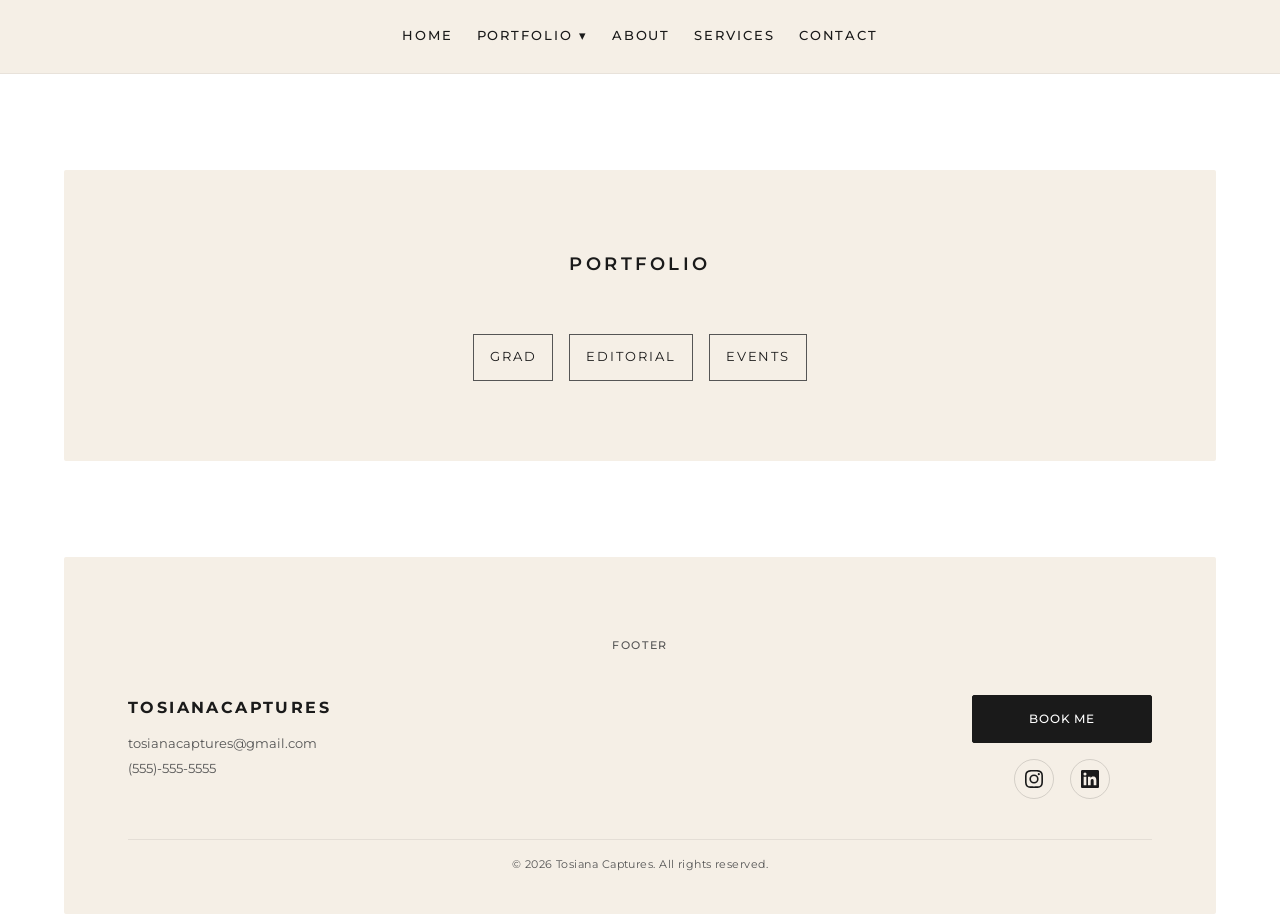
<file: portfolio.html>
<!DOCTYPE html>
<html lang="en">
<head>
  <meta charset="UTF-8">
  <meta name="viewport" content="width=device-width, initial-scale=1.0">
  <title>Portfolio — Tosiana Captures</title>
  <link rel="preconnect" href="https://fonts.googleapis.com">
  <link rel="preconnect" href="https://fonts.gstatic.com" crossorigin>
  <link href="https://fonts.googleapis.com/css2?family=Montserrat:wght@300;400;500;600;700&display=swap" rel="stylesheet">
  <link rel="stylesheet" href="styles.css?v=portfolio-pages-1">
  <script src="navigation.js" defer></script>
</head>
<body>

  <!-- Navigation -->
  <nav class="navbar" id="navbar">
    <div class="navbar__inner">
      <button class="navbar__toggle" aria-label="Toggle menu" onclick="document.querySelector('.navbar__links').classList.toggle('is-open')">
        <span></span>
        <span></span>
        <span></span>
      </button>
      <div class="navbar__links">
        <a href="index.html" class="navbar__link">Home</a>
        <div class="navbar__dropdown">
          <button class="navbar__link navbar__portfolio-toggle" type="button" aria-expanded="false" aria-controls="portfolio-menu">Portfolio <span aria-hidden="true">▾</span></button>
          <div class="navbar__submenu" id="portfolio-menu">
            <a href="grad.html">Grad</a>
            <a href="editorial.html">Editorial</a>
            <a href="events.html">Events</a>
          </div>
        </div>
        <a href="index.html#about" class="navbar__link">About</a>
        <a href="services.html" class="navbar__link">Services</a>
        <a href="index.html#contact" class="navbar__link">Contact</a>
      </div>
    </div>
  </nav>

  <main>
    <section class="section" aria-labelledby="portfolio-title">
      <h2 class="section__title" id="portfolio-title">Portfolio</h2>
      <div class="portfolio-categories">
        <a href="grad.html">Grad</a>
        <a href="editorial.html">Editorial</a>
        <a href="events.html">Events</a>
      </div>
    </section>
  </main>

  <!-- Footer -->
  <footer class="footer" id="contact">
    <p class="footer__label">Footer</p>
    <div class="footer__inner">
      <div class="footer__brand">
        <h2>TosianaCaptures</h2>
        <p><a href="mailto:tosianacaptures@gmail.com">tosianacaptures@gmail.com</a></p>
        <p><a href="tel:+15555555555">(555)-555-5555</a></p>
      </div>
      <div class="footer__actions">
        <a class="button booking__button" href="https://cal.com/tosiana-mpanu-mpanu-9acbar">Book Me</a>
        <div class="footer__social">
          <a href="#" aria-label="Instagram">
            <svg viewBox="0 0 24 24" xmlns="http://www.w3.org/2000/svg">
              <path d="M12 2.163c3.204 0 3.584.012 4.85.07 3.252.148 4.771 1.691 4.919 4.919.058 1.265.069 1.645.069 4.849 0 3.205-.012 3.584-.069 4.849-.149 3.225-1.664 4.771-4.919 4.919-1.266.058-1.644.07-4.85.07-3.204 0-3.584-.012-4.849-.07-3.26-.149-4.771-1.699-4.919-4.92-.058-1.265-.07-1.644-.07-4.849 0-3.204.013-3.583.07-4.849.149-3.227 1.664-4.771 4.919-4.919 1.266-.057 1.645-.069 4.849-.069zM12 0C8.741 0 8.333.014 7.053.072 2.695.272.273 2.69.073 7.052.014 8.333 0 8.741 0 12c0 3.259.014 3.668.072 4.948.2 4.358 2.618 6.78 6.98 6.98C8.333 23.986 8.741 24 12 24c3.259 0 3.668-.014 4.948-.072 4.354-.2 6.782-2.618 6.979-6.98.059-1.28.073-1.689.073-4.948 0-3.259-.014-3.667-.072-4.947-.196-4.354-2.617-6.78-6.979-6.98C15.668.014 15.259 0 12 0zm0 5.838a6.162 6.162 0 100 12.324 6.162 6.162 0 000-12.324zM12 16a4 4 0 110-8 4 4 0 010 8zm6.406-11.845a1.44 1.44 0 100 2.881 1.44 1.44 0 000-2.881z"/>
            </svg>
          </a>
          <a href="#" aria-label="LinkedIn">
            <svg viewBox="0 0 24 24" xmlns="http://www.w3.org/2000/svg">
              <path d="M20.447 20.452h-3.554v-5.569c0-1.328-.027-3.037-1.852-3.037-1.853 0-2.136 1.445-2.136 2.939v5.667H9.351V9h3.414v1.561h.046c.477-.9 1.637-1.85 3.37-1.85 3.601 0 4.267 2.37 4.267 5.455v6.286zM5.337 7.433a2.062 2.062 0 01-2.063-2.065 2.064 2.064 0 112.063 2.065zm1.782 13.019H3.555V9h3.564v11.452zM22.225 0H1.771C.792 0 0 .774 0 1.729v20.542C0 23.227.792 24 1.771 24h20.451C23.2 24 24 23.227 24 22.271V1.729C24 .774 23.2 0 22.222 0h.003z"/>
            </svg>
          </a>
        </div>
      </div>
    </div>
    <div class="footer__bottom">
      <p>&copy; 2026 Tosiana Captures. All rights reserved.</p>
    </div>
  </footer>

</body>
</html>
</file>
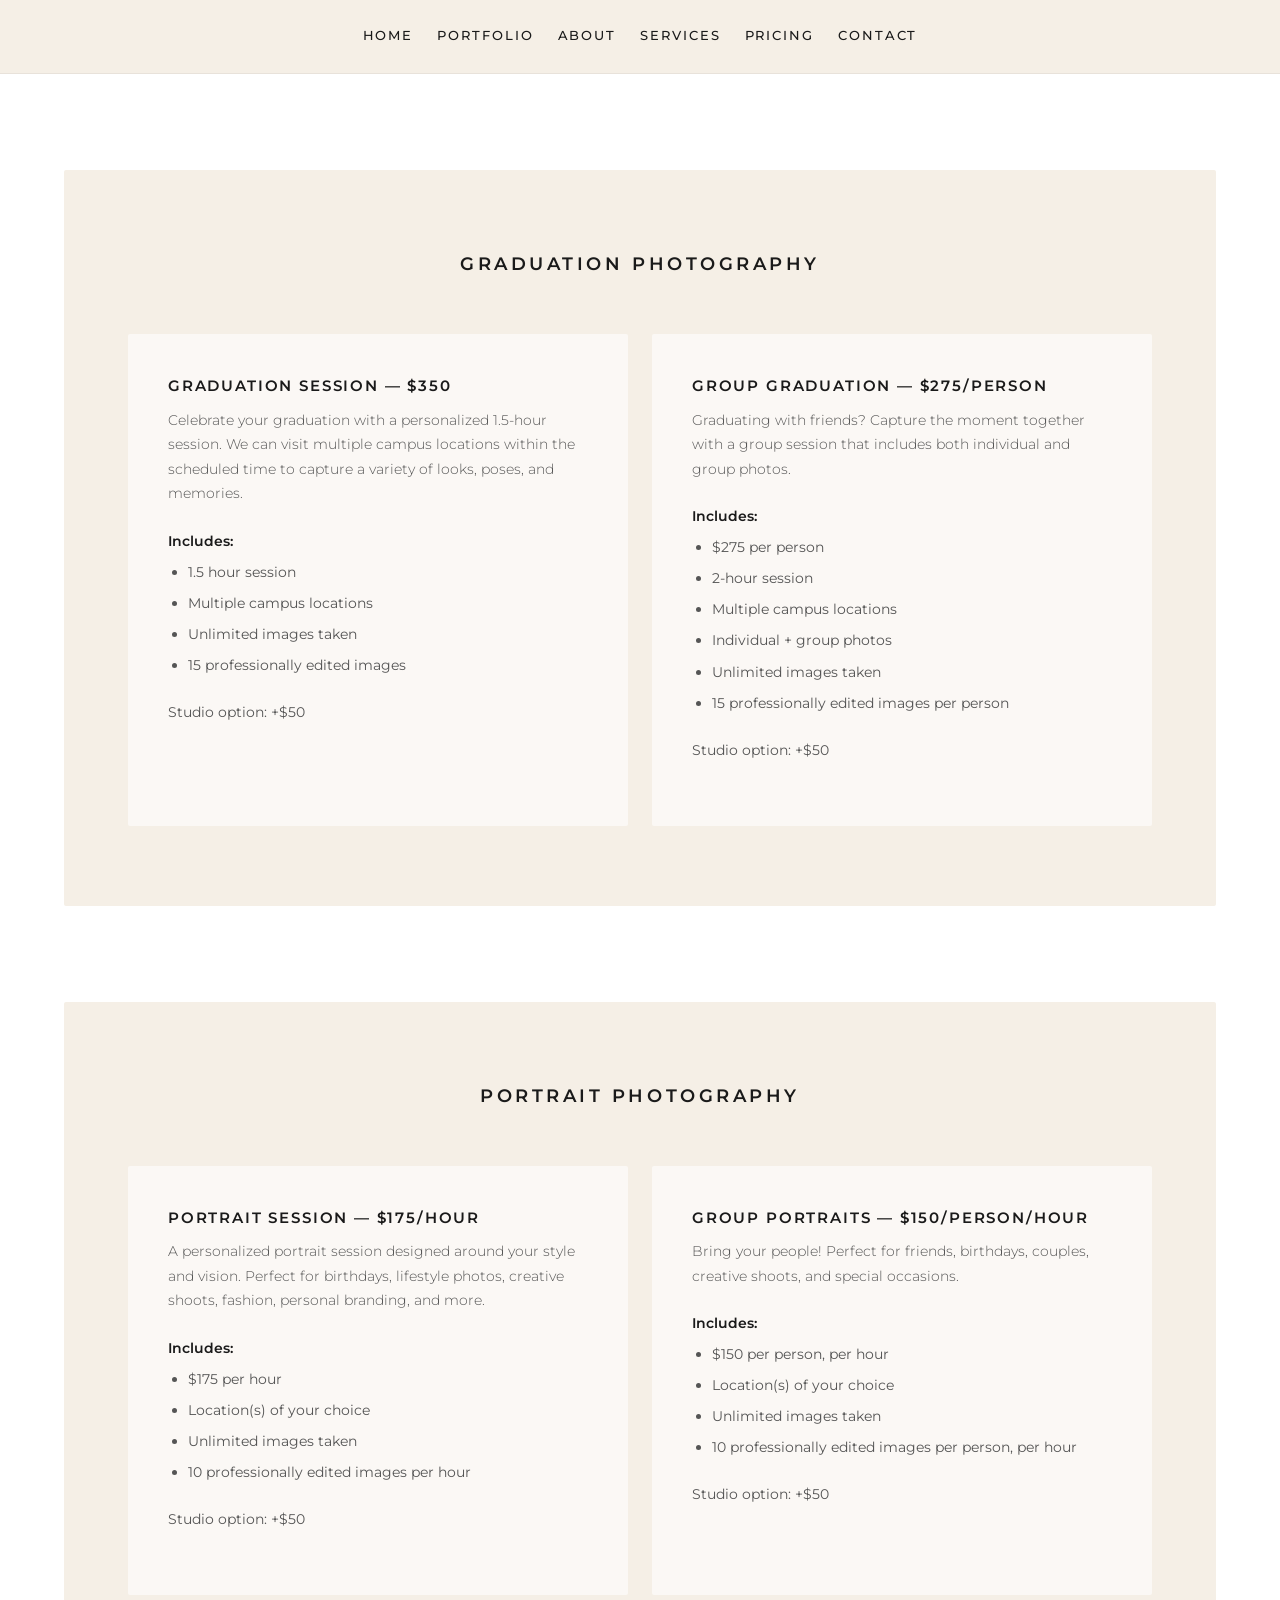
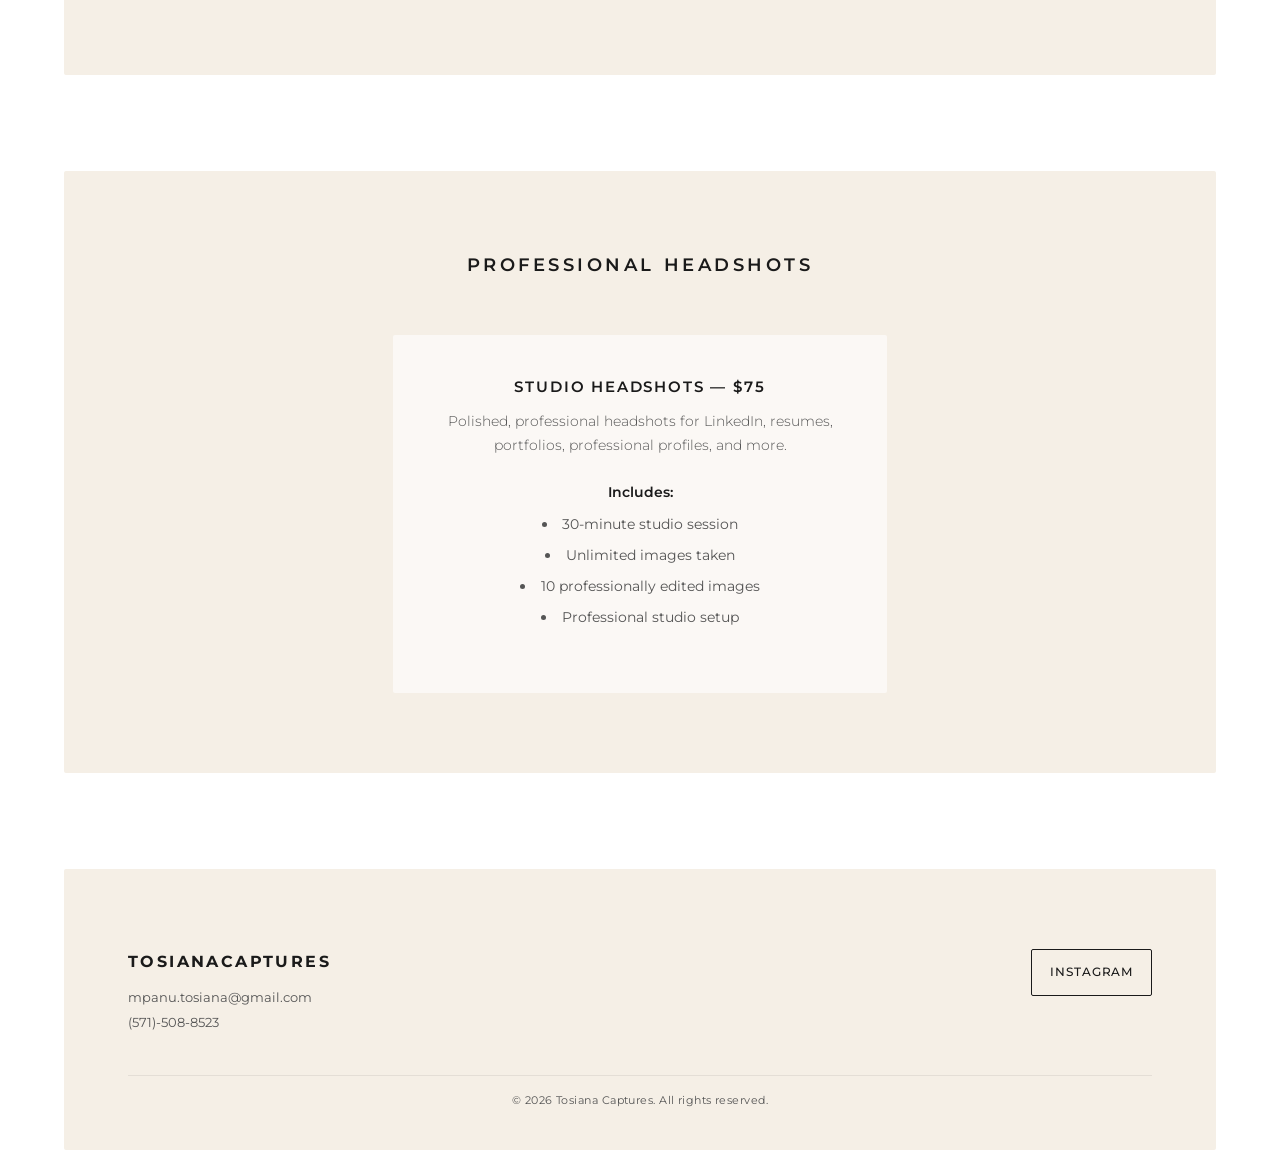
<file: pricing.html>
<!DOCTYPE html>
<html lang="en">
<head>
  <meta charset="UTF-8">
  <meta name="viewport" content="width=device-width, initial-scale=1.0">
  <meta name="description" content="Explore graduation photography, portrait photography, and professional headshots with Tosiana Captures.">
  <title>Photography Services &amp; Pricing — Tosiana Captures</title>
  <link rel="preconnect" href="https://fonts.googleapis.com">
  <link rel="preconnect" href="https://fonts.gstatic.com" crossorigin>
  <link href="https://fonts.googleapis.com/css2?family=Montserrat:wght@300;400;500;600;700&display=swap" rel="stylesheet">
  <link rel="stylesheet" href="styles.css?v=fe579f8">
</head>
<body class="pricing-page">
  <nav class="navbar" aria-label="Main navigation">
    <div class="navbar__inner">
      <button class="navbar__toggle" type="button" aria-label="Toggle menu" aria-controls="navigation-links" aria-expanded="false" onclick="const open = document.getElementById('navigation-links').classList.toggle('is-open'); this.setAttribute('aria-expanded', String(open));">
        <span></span><span></span><span></span>
      </button>
      <div class="navbar__links" id="navigation-links">
        <a href="index.html" class="navbar__link">Home</a>
        <a href="portfolio.html" class="navbar__link">Portfolio</a>
        <a href="index.html#about" class="navbar__link">About</a>
        <a href="index.html#services" class="navbar__link">Services</a>
        <a href="pricing.html" class="navbar__link" aria-current="page">Pricing</a>
        <a href="#contact" class="navbar__link">Contact</a>
      </div>
    </div>
  </nav>

  <main>
    <section class="section" id="graduation" aria-labelledby="graduation-title">
      <h2 class="section__title" id="graduation-title">GRADUATION PHOTOGRAPHY</h2>
      <div class="pricing-grid">
        <article class="service-card pricing-card">
          <h3 class="service-card__title pricing-card__title">Graduation Session — $350</h3>
          <p class="service-card__desc pricing-card__description">Celebrate your graduation with a personalized 1.5-hour session. We can visit multiple campus locations within the scheduled time to capture a variety of looks, poses, and memories.</p>
          <p class="pricing-card__includes-label">Includes:</p>
          <ul class="pricing-card__inclusions">
            <li>1.5 hour session</li>
            <li>Multiple campus locations</li>
            <li>Unlimited images taken</li>
            <li>15 professionally edited images</li>
          </ul>
          <p class="pricing-card__studio">Studio option: +$50</p>
        </article>
        <article class="service-card pricing-card">
          <h3 class="service-card__title pricing-card__title">Group Graduation — $275/person</h3>
          <p class="service-card__desc pricing-card__description">Graduating with friends? Capture the moment together with a group session that includes both individual and group photos.</p>
          <p class="pricing-card__includes-label">Includes:</p>
          <ul class="pricing-card__inclusions">
            <li>$275 per person</li>
            <li>2-hour session</li>
            <li>Multiple campus locations</li>
            <li>Individual + group photos</li>
            <li>Unlimited images taken</li>
            <li>15 professionally edited images per person</li>
          </ul>
          <p class="pricing-card__studio">Studio option: +$50</p>
        </article>
      </div>
    </section>

    <section class="section" id="portraits" aria-labelledby="portraits-title">
      <h2 class="section__title" id="portraits-title">PORTRAIT PHOTOGRAPHY</h2>
      <div class="pricing-grid">
        <article class="service-card pricing-card">
          <h3 class="service-card__title pricing-card__title">Portrait Session — $175/hour</h3>
          <p class="service-card__desc pricing-card__description">A personalized portrait session designed around your style and vision. Perfect for birthdays, lifestyle photos, creative shoots, fashion, personal branding, and more.</p>
          <p class="pricing-card__includes-label">Includes:</p>
          <ul class="pricing-card__inclusions">
            <li>$175 per hour</li>
            <li>Location(s) of your choice</li>
            <li>Unlimited images taken</li>
            <li>10 professionally edited images per hour</li>
          </ul>
          <p class="pricing-card__studio">Studio option: +$50</p>
        </article>
        <article class="service-card pricing-card">
          <h3 class="service-card__title pricing-card__title">Group Portraits — $150/person/hour</h3>
          <p class="service-card__desc pricing-card__description">Bring your people! Perfect for friends, birthdays, couples, creative shoots, and special occasions.</p>
          <p class="pricing-card__includes-label">Includes:</p>
          <ul class="pricing-card__inclusions">
            <li>$150 per person, per hour</li>
            <li>Location(s) of your choice</li>
            <li>Unlimited images taken</li>
            <li>10 professionally edited images per person, per hour</li>
          </ul>
          <p class="pricing-card__studio">Studio option: +$50</p>
        </article>
      </div>
    </section>

    <section class="section" id="headshots" aria-labelledby="headshots-title">
      <h2 class="section__title" id="headshots-title">PROFESSIONAL HEADSHOTS</h2>
      <div class="pricing-grid">
        <article class="service-card pricing-card">
          <h3 class="service-card__title pricing-card__title">Studio Headshots — $75</h3>
          <p class="service-card__desc pricing-card__description">Polished, professional headshots for LinkedIn, resumes, portfolios, professional profiles, and more.</p>
          <p class="pricing-card__includes-label">Includes:</p>
          <ul class="pricing-card__inclusions">
            <li>30-minute studio session</li>
            <li>Unlimited images taken</li>
            <li>10 professionally edited images</li>
            <li>Professional studio setup</li>
          </ul>
        </article>
      </div>
    </section>
  </main>

  <footer class="footer" id="contact">
    <div class="footer__inner">
      <div class="footer__brand">
        <h2>TosianaCaptures</h2>
        <p><a href="mailto:mpanu.tosiana@gmail.com">mpanu.tosiana@gmail.com</a></p>
        <p><a href="tel:+15715088523">(571)-508-8523</a></p>
      </div>
      <a class="button" href="https://www.instagram.com/tosianacaptures/" target="_blank" rel="noopener noreferrer">Instagram</a>
    </div>
    <div class="footer__bottom"><p>&copy; 2026 Tosiana Captures. All rights reserved.</p></div>
  </footer>
</body>
</html>
</file>
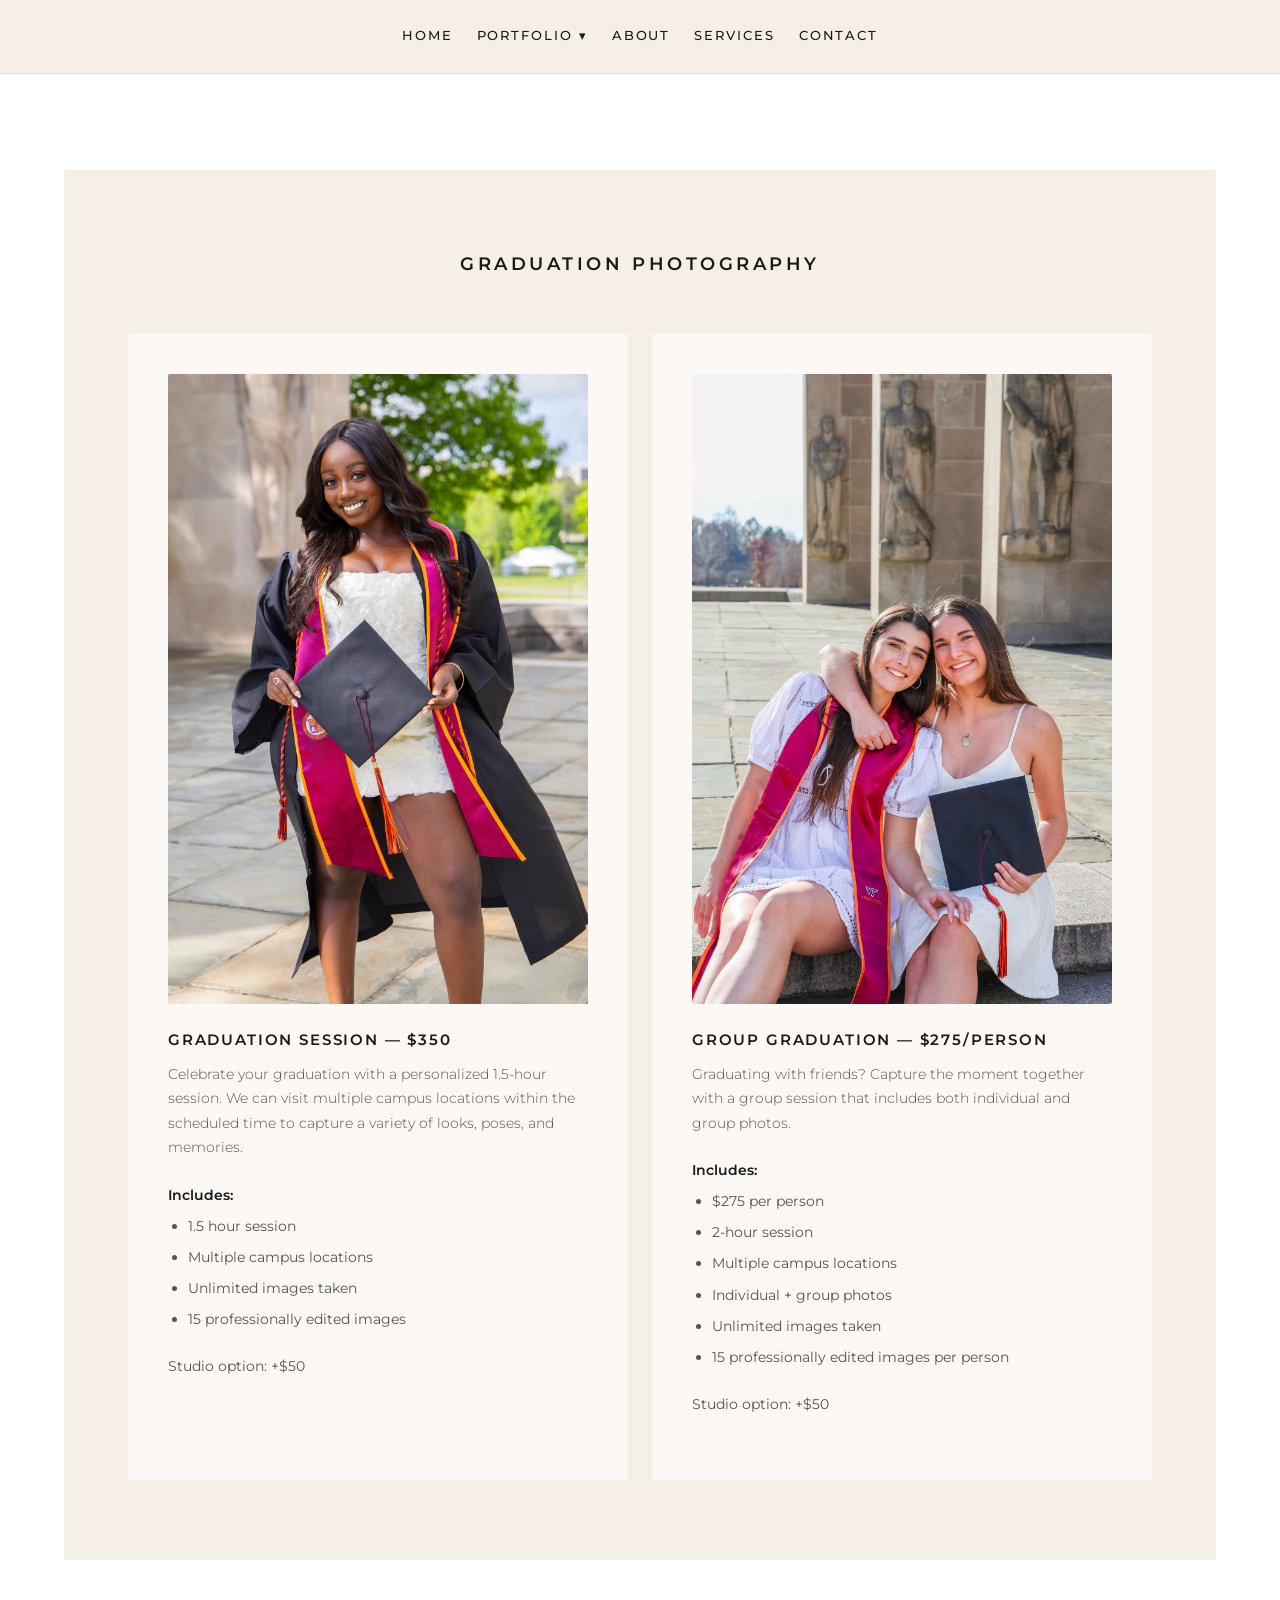
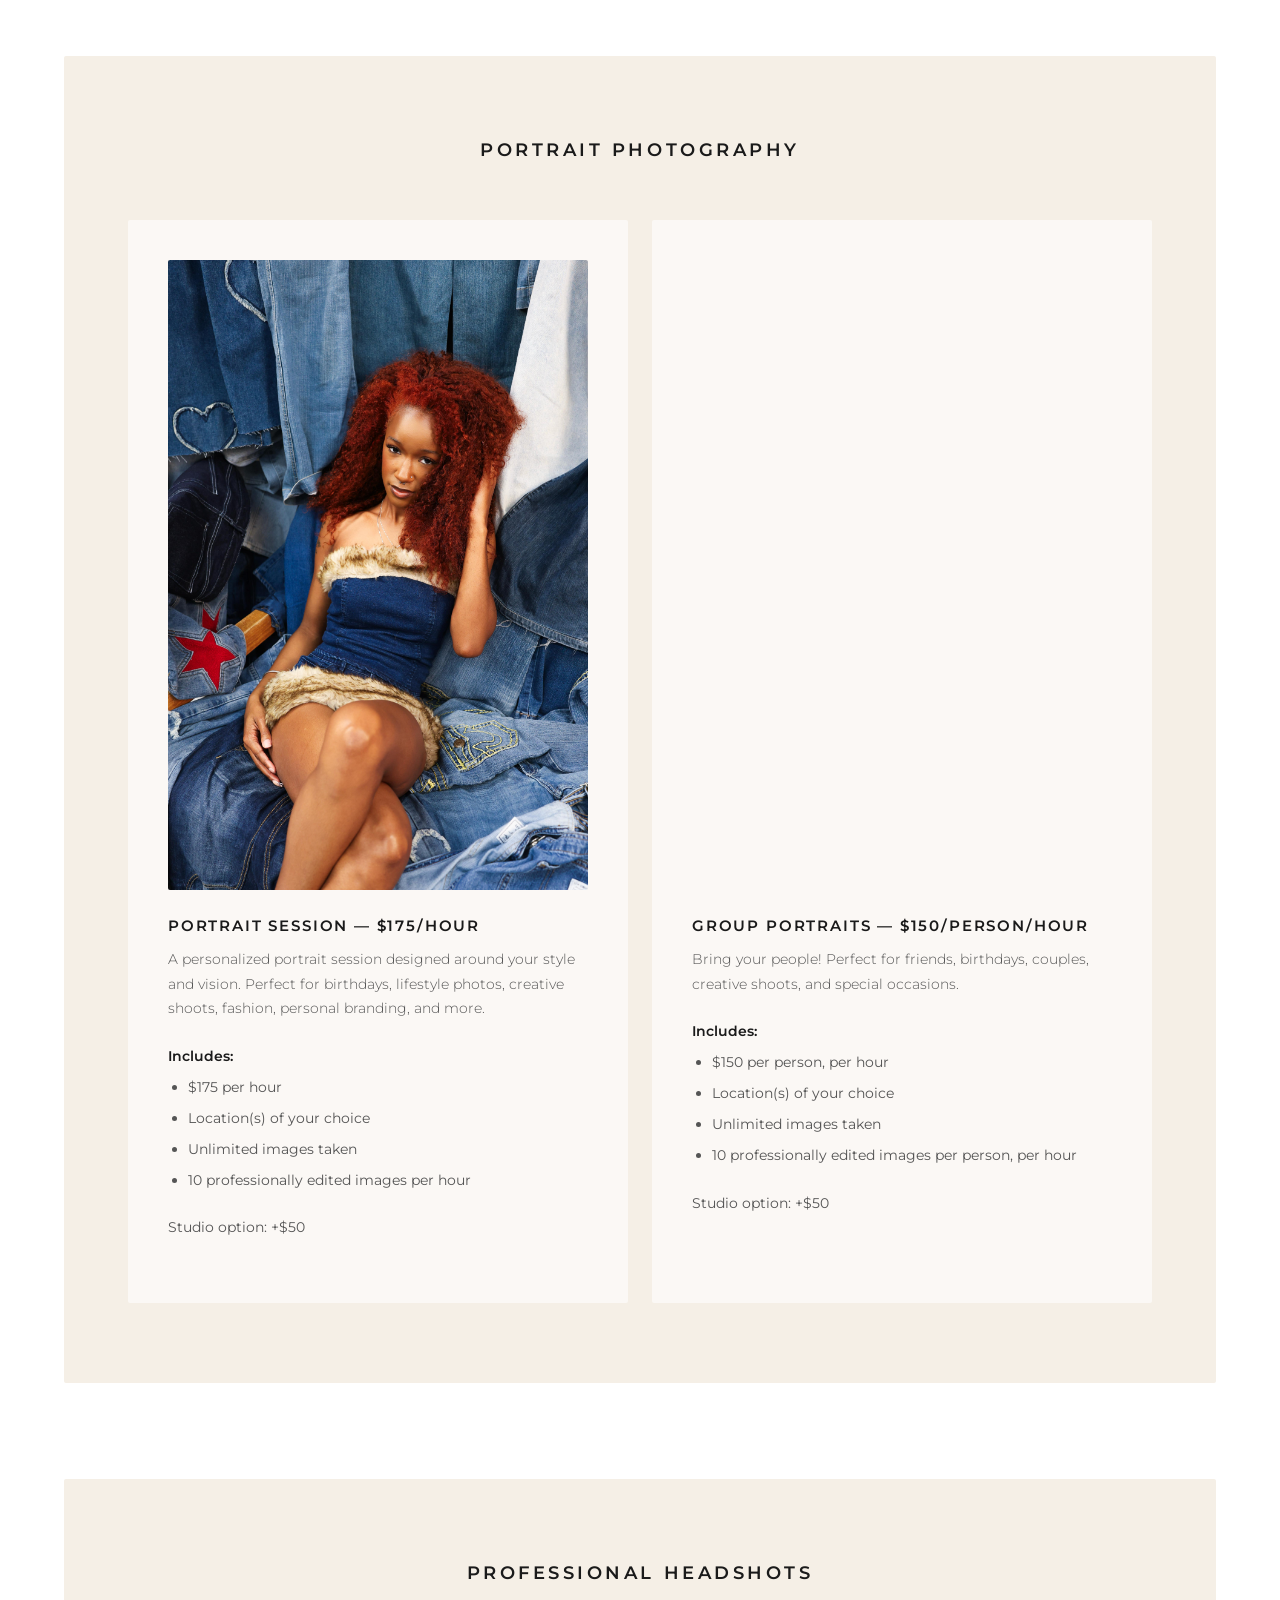
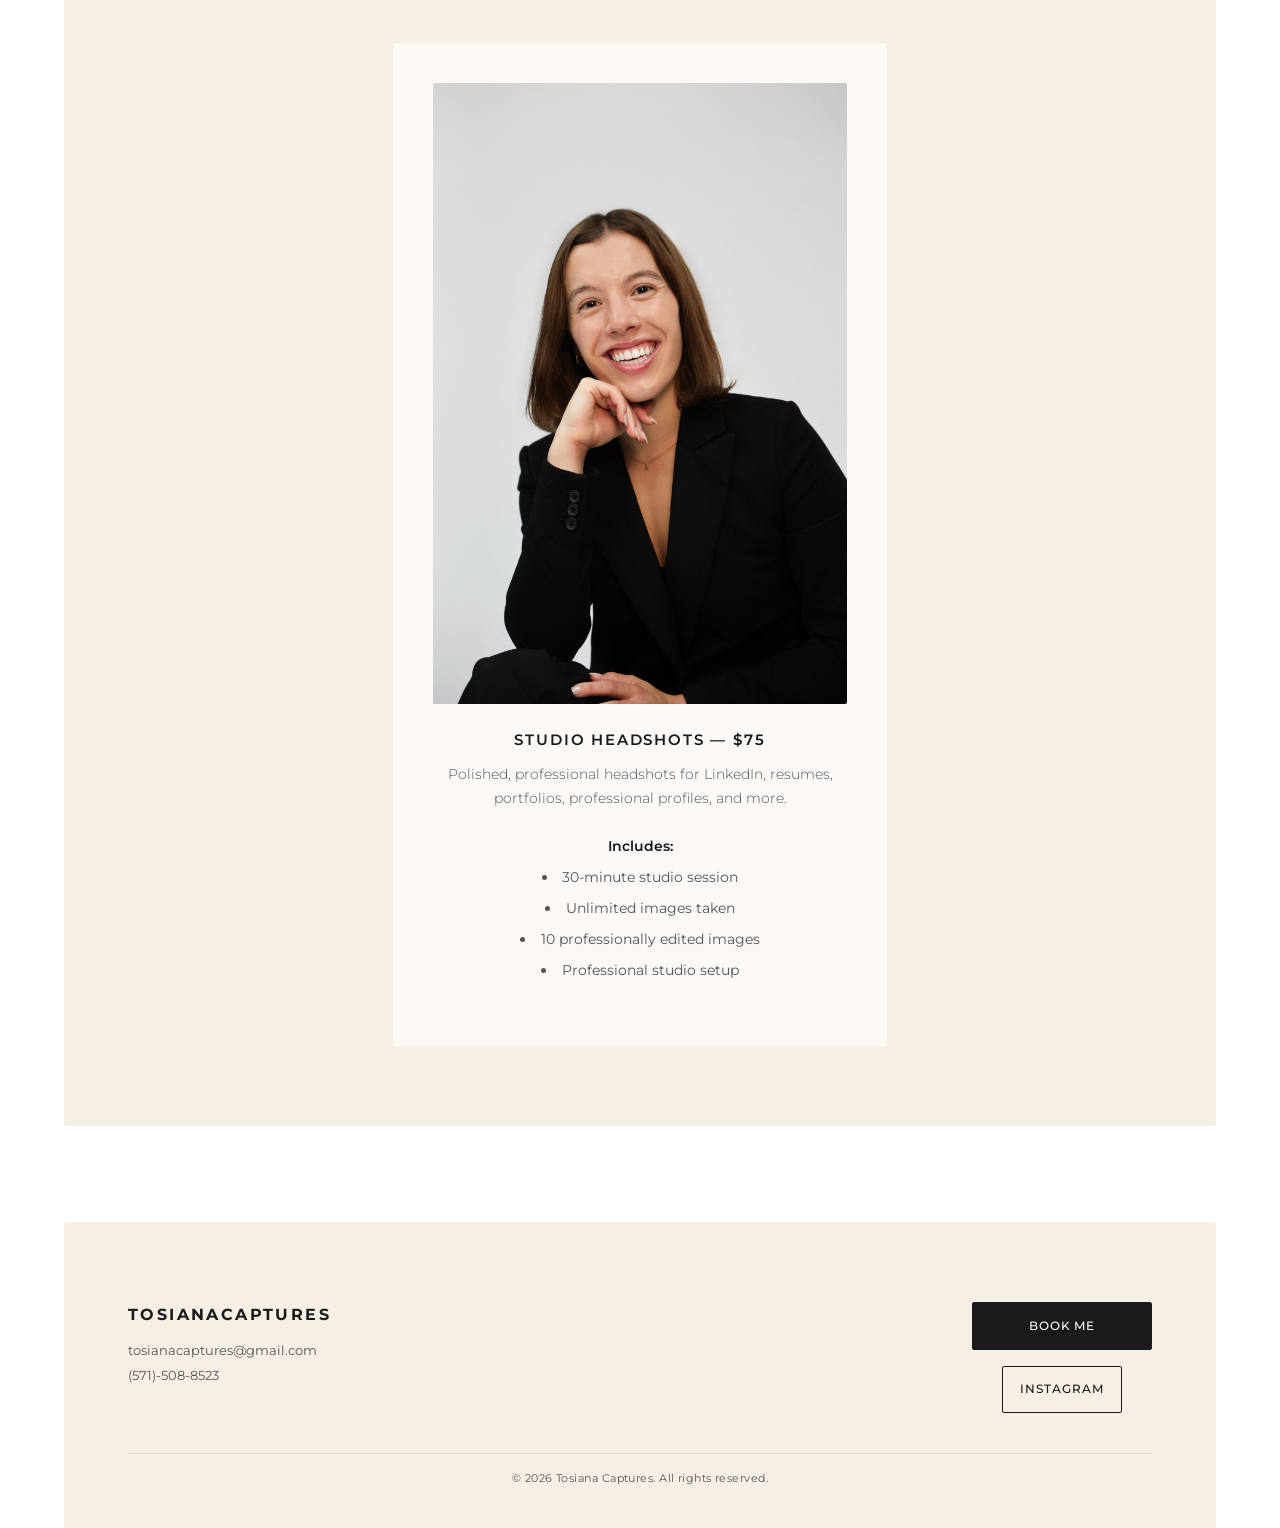
<file: services.html>
<!DOCTYPE html>
<html lang="en">
<head>
  <meta charset="UTF-8">
  <meta name="viewport" content="width=device-width, initial-scale=1.0">
  <meta name="description" content="Explore graduation photography, portrait photography, and professional headshots with Tosiana Captures.">
  <title>Photography Services — Tosiana Captures</title>
  <link rel="preconnect" href="https://fonts.googleapis.com">
  <link rel="preconnect" href="https://fonts.gstatic.com" crossorigin>
  <link href="https://fonts.googleapis.com/css2?family=Montserrat:wght@300;400;500;600;700&display=swap" rel="stylesheet">
  <link rel="stylesheet" href="styles.css?v=portfolio-pages-1">
  <script src="navigation.js" defer></script>
</head>
<body class="pricing-page">
  <nav class="navbar" aria-label="Main navigation">
    <div class="navbar__inner">
      <button class="navbar__toggle" type="button" aria-label="Toggle menu" aria-controls="navigation-links" aria-expanded="false" onclick="const open = document.getElementById('navigation-links').classList.toggle('is-open'); this.setAttribute('aria-expanded', String(open));">
        <span></span><span></span><span></span>
      </button>
      <div class="navbar__links" id="navigation-links">
        <a href="index.html" class="navbar__link">Home</a>
        <div class="navbar__dropdown">
          <button class="navbar__link navbar__portfolio-toggle" type="button" aria-expanded="false" aria-controls="portfolio-menu">Portfolio <span aria-hidden="true">▾</span></button>
          <div class="navbar__submenu" id="portfolio-menu">
            <a href="grad.html">Grad</a>
            <a href="editorial.html">Editorial</a>
            <a href="events.html">Events</a>
          </div>
        </div>
        <a href="index.html#about" class="navbar__link">About</a>
        <a href="services.html" class="navbar__link" aria-current="page">Services</a>
        <a href="#contact" class="navbar__link">Contact</a>
      </div>
    </div>
  </nav>

  <main>
    <section class="section" id="graduation" aria-labelledby="graduation-title">
      <h2 class="section__title" id="graduation-title">GRADUATION PHOTOGRAPHY</h2>
      <div class="pricing-grid">
        <article class="service-card pricing-card">
          <img class="pricing-card__photo" src="images/services/grad-pic-vt.jpg" alt="Graduate holding a cap during a Virginia Tech graduation session" width="2773" height="4160" loading="eager" decoding="async">
          <h3 class="service-card__title pricing-card__title">Graduation Session — $350</h3>
          <p class="service-card__desc pricing-card__description">Celebrate your graduation with a personalized 1.5-hour session. We can visit multiple campus locations within the scheduled time to capture a variety of looks, poses, and memories.</p>
          <p class="pricing-card__includes-label">Includes:</p>
          <ul class="pricing-card__inclusions">
            <li>1.5 hour session</li>
            <li>Multiple campus locations</li>
            <li>Unlimited images taken</li>
            <li>15 professionally edited images</li>
          </ul>
          <p class="pricing-card__studio">Studio option: +$50</p>
        </article>
        <article class="service-card pricing-card">
          <img class="pricing-card__photo" src="images/services/group-vt-grad-pic.jpg" alt="Two graduates posing together on campus at Virginia Tech" width="2773" height="4160" loading="lazy" decoding="async">
          <h3 class="service-card__title pricing-card__title">Group Graduation — $275/person</h3>
          <p class="service-card__desc pricing-card__description">Graduating with friends? Capture the moment together with a group session that includes both individual and group photos.</p>
          <p class="pricing-card__includes-label">Includes:</p>
          <ul class="pricing-card__inclusions">
            <li>$275 per person</li>
            <li>2-hour session</li>
            <li>Multiple campus locations</li>
            <li>Individual + group photos</li>
            <li>Unlimited images taken</li>
            <li>15 professionally edited images per person</li>
          </ul>
          <p class="pricing-card__studio">Studio option: +$50</p>
        </article>
      </div>
    </section>

    <section class="section" id="portraits" aria-labelledby="portraits-title">
      <h2 class="section__title" id="portraits-title">PORTRAIT PHOTOGRAPHY</h2>
      <div class="pricing-grid">
        <article class="service-card pricing-card">
          <img class="pricing-card__photo" src="images/services/jean-photoshoot.jpg" alt="Creative studio portrait with a denim backdrop" width="2773" height="4160" loading="lazy" decoding="async">
          <h3 class="service-card__title pricing-card__title">Portrait Session — $175/hour</h3>
          <p class="service-card__desc pricing-card__description">A personalized portrait session designed around your style and vision. Perfect for birthdays, lifestyle photos, creative shoots, fashion, personal branding, and more.</p>
          <p class="pricing-card__includes-label">Includes:</p>
          <ul class="pricing-card__inclusions">
            <li>$175 per hour</li>
            <li>Location(s) of your choice</li>
            <li>Unlimited images taken</li>
            <li>10 professionally edited images per hour</li>
          </ul>
          <p class="pricing-card__studio">Studio option: +$50</p>
        </article>
        <article class="service-card pricing-card">
          <img class="pricing-card__photo" src="images/services/red-car-photo-shoot.jpg" alt="Three friends posing beside a red convertible" width="2773" height="4160" loading="lazy" decoding="async">
          <h3 class="service-card__title pricing-card__title">Group Portraits — $150/person/hour</h3>
          <p class="service-card__desc pricing-card__description">Bring your people! Perfect for friends, birthdays, couples, creative shoots, and special occasions.</p>
          <p class="pricing-card__includes-label">Includes:</p>
          <ul class="pricing-card__inclusions">
            <li>$150 per person, per hour</li>
            <li>Location(s) of your choice</li>
            <li>Unlimited images taken</li>
            <li>10 professionally edited images per person, per hour</li>
          </ul>
          <p class="pricing-card__studio">Studio option: +$50</p>
        </article>
      </div>
    </section>

    <section class="section" id="headshots" aria-labelledby="headshots-title">
      <h2 class="section__title" id="headshots-title">PROFESSIONAL HEADSHOTS</h2>
      <div class="pricing-grid">
        <article class="service-card pricing-card">
          <img class="pricing-card__photo" src="images/services/professional-headshot.jpg" alt="Professional studio headshot against a light background" width="2773" height="4160" loading="lazy" decoding="async">
          <h3 class="service-card__title pricing-card__title">Studio Headshots — $75</h3>
          <p class="service-card__desc pricing-card__description">Polished, professional headshots for LinkedIn, resumes, portfolios, professional profiles, and more.</p>
          <p class="pricing-card__includes-label">Includes:</p>
          <ul class="pricing-card__inclusions">
            <li>30-minute studio session</li>
            <li>Unlimited images taken</li>
            <li>10 professionally edited images</li>
            <li>Professional studio setup</li>
          </ul>
        </article>
      </div>
    </section>
  </main>

  <footer class="footer" id="contact">
    <div class="footer__inner">
      <div class="footer__brand">
        <h2>TosianaCaptures</h2>
        <p><a href="mailto:tosianacaptures@gmail.com">tosianacaptures@gmail.com</a></p>
        <p><a href="tel:+15715088523">(571)-508-8523</a></p>
      </div>
      <div class="footer__actions">
        <a class="button booking__button" href="https://cal.com/tosiana-mpanu-mpanu-9acbar">Book Me</a>
        <a class="button" href="https://www.instagram.com/tosianacaptures/" target="_blank" rel="noopener noreferrer">Instagram</a>
      </div>
    </div>
    <div class="footer__bottom"><p>&copy; 2026 Tosiana Captures. All rights reserved.</p></div>
  </footer>
</body>
</html>
</file>
<file: styles.css>
*, *::before, *::after {
  margin: 0;
  padding: 0;
  box-sizing: border-box;
}

:root {
  --bg-white: #FFFFFF;
  --bg-warm: #F5EFE6;
  --text-primary: #1A1A1A;
  --text-secondary: #555555;

  /* 8px-based spacing scale in rem for accessibility */
  --spacing-xs: 0.5rem;    /* 8px */
  --spacing-sm: 1rem;      /* 16px */
  --spacing-md: 1.5rem;    /* 24px */
  --spacing-lg: 2.5rem;    /* 40px */
  --spacing-xl: 5rem;      /* 80px — section internal padding */
  --spacing-2xl: 6rem;     /* 96px — between-section gap */
  --spacing-3xl: 8rem;     /* 128px — hero-level breathing room */

  --max-width: 1200px;
  --container-pad: 5%;     /* responsive horizontal gutter */
  --radius: 2px;
}

html {
  scroll-behavior: smooth;
}

body {
  font-family: 'Montserrat', sans-serif;
  color: var(--text-primary);
  background-color: var(--bg-white);
  line-height: 1.6;
  -webkit-font-smoothing: antialiased;
}

img, svg, video {
  max-width: 100%;
  display: block;
}

/* ── Navigation ── */

.navbar {
  position: sticky;
  top: 0;
  z-index: 100;
  background-color: var(--bg-warm);
  border-bottom: 1px solid rgba(26, 26, 26, 0.06);
}

.navbar__inner {
  max-width: var(--max-width);
  margin: 0 auto;
  padding: 1.25rem var(--container-pad);
  display: flex;
  align-items: center;
  justify-content: center;
  gap: 3rem;
}

.navbar__link {
  font-family: 'Montserrat', sans-serif;
  font-size: 0.8rem;
  font-weight: 500;
  letter-spacing: 0.15em;
  text-transform: uppercase;
  text-decoration: none;
  color: var(--text-primary);
  padding: 0.5em 0;
  position: relative;
  transition: opacity 0.3s ease;
}

.navbar__link::after {
  content: '';
  position: absolute;
  bottom: 0;
  left: 0;
  width: 0;
  height: 1px;
  background-color: var(--text-primary);
  transition: width 0.3s ease;
}

.navbar__link:hover::after {
  width: 100%;
}

.navbar__link:hover {
  opacity: 0.7;
}

.navbar__dropdown {
  position: relative;
}

.navbar__portfolio-toggle {
  background: none;
  border: 0;
  cursor: pointer;
  line-height: inherit;
}

.navbar__submenu {
  display: none;
  position: absolute;
  top: 100%;
  left: -1rem;
  min-width: 180px;
  padding: 0.5rem;
  background: var(--bg-warm);
  border: 1px solid rgba(26, 26, 26, 0.06);
  box-shadow: 0 8px 16px rgba(26, 26, 26, 0.08);
}

.navbar__dropdown:has([aria-expanded="true"]) .navbar__submenu {
  display: flex;
  flex-direction: column;
}

.navbar__submenu a,
.portfolio-categories a {
  display: block;
  padding: 0.75rem 1rem;
  color: var(--text-primary);
  text-decoration: none;
  font-size: 0.8rem;
  letter-spacing: 0.15em;
  text-transform: uppercase;
}

.navbar__submenu a:hover,
.navbar__submenu a:focus-visible,
.navbar__submenu a[aria-current="page"],
.portfolio-categories a:hover {
  background: var(--bg-white);
}

.portfolio-categories {
  display: flex;
  flex-wrap: wrap;
  justify-content: center;
  gap: 1rem;
}

.portfolio-categories a {
  border: 1px solid var(--text-secondary);
}

@media (max-width: 768px) {
  .navbar__submenu {
    position: static;
    box-shadow: none;
    border: 0;
    padding-left: 1rem;
  }
}

.navbar__toggle {
  display: none;
  background: none;
  border: none;
  cursor: pointer;
  padding: var(--spacing-xs);
}

.navbar__toggle span {
  display: block;
  width: 24px;
  height: 2px;
  background-color: var(--text-primary);
  margin: 5px 0;
  transition: transform 0.3s ease, opacity 0.3s ease;
}

/* ── Page Header ── */

.page-header {
  max-width: var(--max-width);
  width: 90%;
  margin: 0 auto;
  padding: var(--spacing-3xl) var(--container-pad) var(--spacing-lg);
  text-align: center;
}

.page-header__title {
  font-family: 'Montserrat', sans-serif;
  font-size: 2rem;
  font-weight: 700;
  letter-spacing: 0.2em;
  text-transform: uppercase;
  color: var(--text-primary);
}

/* ── Section Shared ── */

.section {
  background-color: var(--bg-warm);
  padding: var(--spacing-xl) var(--container-pad);
  margin: var(--spacing-2xl) auto;
  max-width: var(--max-width);
  width: 90%;
  border-radius: var(--radius);
}

.section:first-of-type {
  margin-top: var(--spacing-2xl);
}

.section__title {
  font-family: 'Montserrat', sans-serif;
  font-size: 1.1rem;
  font-weight: 600;
  letter-spacing: 0.2em;
  text-transform: uppercase;
  text-align: center;
  margin-bottom: 3.5rem;
  color: var(--text-primary);
}

/* ── Portfolio ── */

.section.grad-portfolio {
  background: var(--bg-white);
  width: 100%;
  max-width: none;
  margin: 0 auto;
  padding: 2.5rem clamp(16px, 3.5vw, 64px) 3rem;
  border-radius: 0;
}

.grad-gallery {
  --gallery-gap: clamp(20px, 2.8vw, 40px);
  display: grid;
  grid-template-columns: repeat(3, minmax(0, 1fr));
  gap: var(--gallery-gap);
  align-items: start;
}

.grad-gallery__item {
  margin: 0;
  min-width: 0;
}

.grad-gallery__item img {
  width: 100%;
  height: auto;
  aspect-ratio: 2 / 3;
  object-fit: cover;
  display: block;
}

.grad-gallery--reveal .grad-gallery__item img {
  opacity: 0;
  transform: translateY(36px);
  transition: opacity 800ms ease, transform 900ms cubic-bezier(0.2, 0.65, 0.3, 1);
}

.grad-gallery--reveal .grad-gallery__item.is-visible img {
  opacity: 1;
  transform: none;
}

@media (prefers-reduced-motion: reduce) {
  .grad-gallery--reveal .grad-gallery__item img {
    opacity: 1;
    transform: none;
    transition: none;
  }
}

@media (max-width: 1024px) {
  .grad-gallery {
    grid-template-columns: repeat(3, minmax(0, 1fr));
    --gallery-gap: 20px;
  }
}

@media (max-width: 768px) {
  .grad-gallery {
    --gallery-gap: 10px;
  }

  .section.grad-portfolio {
    padding: 1.25rem 12px 2rem;
  }
}

@media (max-width: 480px) {
  .grad-gallery {
    --gallery-gap: 8px;
  }
}

.portfolio__grid {
  display: grid;
  grid-template-columns: repeat(2, 1fr);
  gap: 1.25rem;
}

.portfolio__item {
  position: relative;
  aspect-ratio: 3 / 4;
  background-color: rgba(26, 26, 26, 0.04);
  border-radius: var(--radius);
  overflow: hidden;
  cursor: pointer;
  transition: transform 0.3s ease, box-shadow 0.3s ease;
}

.portfolio__item:hover {
  transform: translateY(-4px);
  box-shadow: 0 12px 32px rgba(26, 26, 26, 0.1);
}

.portfolio__placeholder {
  width: 100%;
  height: 100%;
  display: flex;
  align-items: center;
  justify-content: center;
  font-family: 'Montserrat', sans-serif;
  font-size: 0.75rem;
  font-weight: 400;
  letter-spacing: 0.08em;
  color: var(--text-secondary);
  text-transform: lowercase;
}

.portfolio__item img {
  width: 100%;
  height: 100%;
  object-fit: cover;
  display: block;
}

.portfolio__overlay {
  position: absolute;
  inset: 0;
  background: linear-gradient(to top, rgba(26, 26, 26, 0.5) 0%, transparent 50%);
  opacity: 0;
  transition: opacity 0.3s ease;
  display: flex;
  align-items: flex-end;
  padding: var(--spacing-md);
}

.portfolio__item:hover .portfolio__overlay {
  opacity: 1;
}

.portfolio__overlay-text {
  font-family: 'Montserrat', sans-serif;
  font-size: 0.7rem;
  font-weight: 500;
  letter-spacing: 0.12em;
  text-transform: uppercase;
  color: #FFFFFF;
}

/* ── About ── */

.about__content {
  display: grid;
  grid-template-columns: minmax(0, 1fr);
  gap: var(--spacing-lg);
  align-items: center;
  justify-items: center;
  text-align: center;
}

.about__text {
  max-width: 640px;
}

.about__text h3 {
  font-family: 'Montserrat', sans-serif;
  font-size: 1rem;
  font-weight: 600;
  letter-spacing: 0.15em;
  text-transform: uppercase;
  margin-bottom: 1.5em;
  color: var(--text-primary);
}

.about__text p {
  font-family: 'Montserrat', sans-serif;
  font-size: 0.9rem;
  font-weight: 300;
  line-height: 1.9;
  color: var(--text-secondary);
  margin-bottom: 1.25em;
}

.about__text p:last-child {
  margin-bottom: 0;
}

.about__photo {
  min-width: 0;
  width: 100%;
  order: -1;
  display: flex;
  justify-content: center;
  align-items: center;
}

.about__photo-frame {
  width: 280px;
  max-width: 100%;
  aspect-ratio: 1;
  border-radius: 50%;
  background-color: rgba(26, 26, 26, 0.04);
  border: 1px solid rgba(26, 26, 26, 0.08);
  display: flex;
  align-items: center;
  justify-content: center;
  overflow: hidden;
}

.about__photo-frame span {
  font-family: 'Montserrat', sans-serif;
  font-size: 0.75rem;
  font-weight: 400;
  letter-spacing: 0.08em;
  color: var(--text-secondary);
}

.about__photo-frame img {
  width: 100%;
  height: 100%;
  object-fit: cover;
  object-position: 43% center;
}

/* ── Services ── */

.services__grid {
  display: grid;
  grid-template-columns: repeat(3, 1fr);
  gap: var(--spacing-md);
}

.service-card {
  background-color: rgba(255, 255, 255, 0.6);
  border-radius: var(--radius);
  overflow: hidden;
  transition: transform 0.3s ease, box-shadow 0.3s ease;
}

.service-card:hover {
  transform: translateY(-4px);
  box-shadow: 0 8px 24px rgba(26, 26, 26, 0.08);
}

.service-card__image {
  width: 100%;
  aspect-ratio: 4 / 5;
  background-color: rgba(26, 26, 26, 0.04);
  display: flex;
  align-items: center;
  justify-content: center;
}

.service-card__image img {
  width: 100%;
  height: 100%;
  object-fit: cover;
  display: block;
}

.service-card__body {
  padding: 1.25rem 1.25rem 1.75rem;
}

.service-card__title {
  font-family: 'Montserrat', sans-serif;
  font-size: 0.75rem;
  font-weight: 600;
  letter-spacing: 0.12em;
  text-transform: uppercase;
  color: var(--text-primary);
  margin-bottom: 0.6em;
}

.service-card__desc {
  font-family: 'Montserrat', sans-serif;
  font-size: 0.78rem;
  font-weight: 300;
  line-height: 1.7;
  color: var(--text-secondary);
}

/* ── Footer ── */

.footer {
  background-color: var(--bg-warm);
  margin: var(--spacing-2xl) auto 0;
  padding: var(--spacing-xl) var(--container-pad) var(--spacing-lg);
  max-width: var(--max-width);
  width: 90%;
  border-radius: var(--radius);
}

.footer__label {
  font-family: 'Montserrat', sans-serif;
  font-size: 0.7rem;
  font-weight: 500;
  letter-spacing: 0.15em;
  text-transform: uppercase;
  text-align: center;
  color: var(--text-secondary);
  margin-bottom: var(--spacing-lg);
}

.footer__inner {
  display: flex;
  justify-content: space-between;
  align-items: flex-start;
  flex-wrap: wrap;
  gap: var(--spacing-lg);
}

.footer__brand h2 {
  font-family: 'Montserrat', sans-serif;
  font-size: 1rem;
  font-weight: 700;
  letter-spacing: 0.15em;
  text-transform: uppercase;
  color: var(--text-primary);
  margin-bottom: 0.75em;
}

.footer__brand p {
  font-family: 'Montserrat', sans-serif;
  font-size: 0.8rem;
  font-weight: 400;
  color: var(--text-secondary);
  line-height: 1.9;
}

.footer__brand a {
  color: var(--text-secondary);
  text-decoration: none;
  transition: color 0.3s ease;
}

.footer__brand a:hover {
  color: var(--text-primary);
}

.footer__actions {
  display: flex;
  flex-direction: column;
  align-items: center;
  gap: var(--spacing-sm);
}

.footer__social {
  display: flex;
  gap: var(--spacing-sm);
  align-items: center;
}

.footer__social a {
  display: flex;
  align-items: center;
  justify-content: center;
  width: 2.5rem;
  height: 2.5rem;
  border-radius: 50%;
  border: 1px solid rgba(26, 26, 26, 0.15);
  color: var(--text-primary);
  text-decoration: none;
  transition: background-color 0.3s ease, border-color 0.3s ease;
}

.footer__social a:hover {
  background-color: rgba(26, 26, 26, 0.06);
  border-color: rgba(26, 26, 26, 0.3);
}

.footer__social svg {
  width: 1.125rem;
  height: 1.125rem;
  fill: var(--text-primary);
}

.footer__bottom {
  text-align: center;
  margin-top: var(--spacing-lg);
  padding-top: var(--spacing-sm);
  border-top: 1px solid rgba(26, 26, 26, 0.08);
}

.footer__bottom p {
  font-family: 'Montserrat', sans-serif;
  font-size: 0.7rem;
  font-weight: 400;
  color: var(--text-secondary);
  letter-spacing: 0.04em;
}

/* Pricing uses the shared service-card shell and existing design tokens. */
.pricing-intro {
  max-width: 640px;
  margin: var(--spacing-md) auto 0;
  color: var(--text-secondary);
}

.pricing-grid {
  display: grid;
  grid-template-columns: repeat(2, minmax(0, 1fr));
  gap: var(--spacing-md);
}

.pricing-card {
  display: flex;
  flex-direction: column;
  min-width: 0;
  padding: var(--spacing-lg);
  overflow-wrap: anywhere;
}

.pricing-card__photo {
  display: block;
  width: 100%;
  height: auto;
  border-radius: var(--radius);
  margin-bottom: var(--spacing-md);
}

.pricing-card__title {
  font-size: 0.95rem;
}

#headshots .pricing-grid {
  grid-template-columns: minmax(0, 1fr);
  justify-items: center;
}

#headshots .pricing-card {
  width: 100%;
  max-width: 494px;
  text-align: center;
  align-items: center;
}

#headshots .pricing-card__inclusions {
  list-style-position: inside;
  padding-left: 0;
}

.pricing-card__summary {
  display: flex;
  flex-wrap: wrap;
  align-items: baseline;
  gap: var(--spacing-xs) var(--spacing-sm);
  margin: var(--spacing-sm) 0;
}

.pricing-card__price {
  font-size: 1.8rem;
  font-weight: 600;
}

.pricing-card__unit {
  font-size: 1rem;
  font-weight: 500;
}

.pricing-card__duration,
.pricing-card__studio,
.pricing-card__inclusions {
  font-size: 0.9rem;
  color: var(--text-secondary);
}

.pricing-card__description {
  font-size: 0.9rem;
}

.pricing-card__includes-label {
  margin-top: var(--spacing-md);
  font-size: 0.9rem;
  font-weight: 600;
}

.pricing-card__includes-label + .pricing-card__inclusions {
  margin-top: var(--spacing-xs);
}

.pricing-notes p {
  color: var(--text-secondary);
  font-size: 0.9rem;
}

.pricing-notes p + p {
  margin-top: var(--spacing-sm);
}

.pricing-card__inclusions {
  padding-left: 1.25rem;
  margin: var(--spacing-md) 0;
}

.pricing-card__inclusions li + li {
  margin-top: var(--spacing-xs);
}

.pricing-card__studio {
  margin-bottom: var(--spacing-md);
}

.button {
  display: inline-flex;
  align-items: center;
  justify-content: center;
  min-height: 44px;
  padding: 0.85rem 1.1rem;
  border: 1px solid var(--text-primary);
  border-radius: var(--radius);
  color: var(--text-primary);
  background: transparent;
  font: 500 0.75rem/1.5 'Montserrat', sans-serif;
  letter-spacing: 0.08em;
  text-align: center;
  text-decoration: none;
  text-transform: uppercase;
}

.button:hover {
  color: var(--bg-white);
  background: var(--text-primary);
}

.button:focus-visible,
.pricing-page a:focus-visible,
.pricing-page button:focus-visible {
  outline: 2px solid var(--text-primary);
  outline-offset: 4px;
}

.booking__button {
  min-width: 180px;
  min-height: 48px;
  font-family: inherit;
  color: var(--bg-white);
  background: var(--text-primary);
  cursor: pointer;
  transition: background-color 180ms ease, color 180ms ease, transform 180ms ease, box-shadow 180ms ease;
}

.booking__button:hover {
  color: var(--text-primary);
  background: var(--bg-white);
  transform: translateY(-3px);
  box-shadow: 0 8px 20px rgba(26, 26, 26, 0.15);
}

.booking__button:active {
  transform: translateY(0);
}

@media (prefers-reduced-motion: reduce) {
  .booking__button {
    transition: none;
  }

  .booking__button:hover {
    transform: none;
  }
}

.pricing-card__inquiry {
  margin-top: auto;
}

.pricing-page .section,
.pricing-page .footer {
  scroll-margin-top: 6rem;
}

@media (min-width: 769px) {
  .navbar__links {
    display: flex;
    flex-wrap: wrap;
    justify-content: center;
    gap: var(--spacing-md);
  }
}

@media (max-width: 768px) {
  .pricing-grid {
    grid-template-columns: minmax(0, 1fr);
  }

  .pricing-card {
    padding: var(--spacing-md);
  }

  .pricing-page .page-header__title {
    font-size: 1.5rem;
    letter-spacing: 0.12em;
  }
}

/* ── Responsive: Tablet ── */

@media (max-width: 1024px) {
  .services__grid {
    grid-template-columns: repeat(2, 1fr);
  }
}

/* ── Responsive: Mobile ── */

@media (max-width: 768px) {
  :root {
    --spacing-xl: 3.5rem;
    --spacing-2xl: 3.5rem;
  }

  .navbar__inner {
    justify-content: space-between;
    padding: 1rem var(--container-pad);
  }

  .navbar__toggle {
    display: block;
  }

  .navbar__links {
    display: none;
    flex-direction: column;
    position: absolute;
    top: 100%;
    left: 0;
    right: 0;
    background-color: var(--bg-warm);
    padding: var(--spacing-sm) var(--container-pad) var(--spacing-md);
    border-bottom: 1px solid rgba(26, 26, 26, 0.06);
    gap: 0.25rem;
  }

  .navbar__links.is-open {
    display: flex;
  }

  .navbar__link {
    padding: 0.6em 0;
  }

  .section {
    width: 92%;
  }

  .section__title {
    margin-bottom: 2.5rem;
  }

  .portfolio__grid {
    grid-template-columns: repeat(2, 1fr);
    gap: 0.75rem;
  }

  .about__content {
    grid-template-columns: minmax(0, 1fr);
    text-align: center;
    gap: var(--spacing-lg);
  }

  .about__photo {
    order: -1;
  }

  .about__photo-frame {
    width: 220px;
  }

  .services__grid {
    grid-template-columns: repeat(2, 1fr);
    gap: var(--spacing-sm);
  }

  .footer {
    width: 92%;
  }

  .footer__inner {
    flex-direction: column;
    align-items: center;
    text-align: center;
  }
}

/* ── Responsive: Small Mobile ── */

@media (max-width: 480px) {
  :root {
    --spacing-xl: 2.5rem;
    --spacing-2xl: 2.5rem;
  }

  .section {
    width: 95%;
  }

  .footer {
    width: 95%;
  }

  .section__title {
    margin-bottom: 2rem;
  }

  .portfolio__grid {
    grid-template-columns: 1fr 1fr;
    gap: 0.5rem;
  }

  .services__grid {
    grid-template-columns: 1fr;
  }

  .service-card__body {
    padding: 1rem 1rem 1.25rem;
  }
}
</file>
